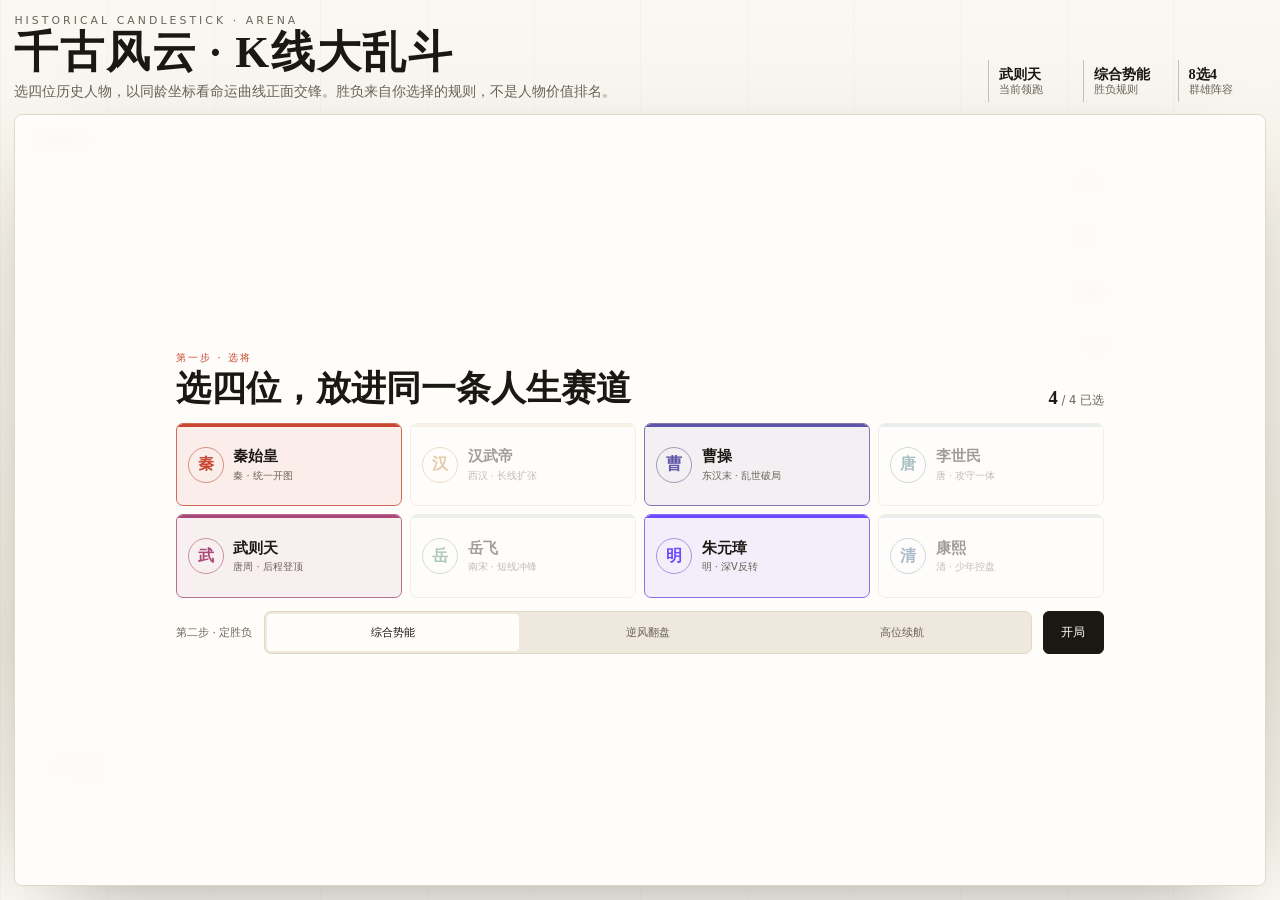
<file: apps/historical-kline-battle/index.html>
<!doctype html>
<html lang="zh-CN">
<head>
  <meta charset="utf-8" />
  <meta name="viewport" content="width=device-width, initial-scale=1, viewport-fit=cover" />
  <title>千古风云 · K线大乱斗</title>
  <style>
    :root {
      --paper: #faf8f3;
      --paper-2: #fffdfa;
      --paper-3: #eee8dd;
      --ink: #1b1813;
      --ink-soft: #6b6357;
      --line: #e2d8c7;
      --line-strong: #cdbfa9;
      --accent: #6d4aff;
      --accent-soft: #eee9ff;
      --cinnabar: #c84630;
      --jade: #3f7f68;
      --gold: #b9852d;
      --shadow: 30, 24, 20;
      --serif: "Songti SC", "Noto Serif SC", Georgia, "Times New Roman", serif;
      --sans: "PingFang SC", "Noto Sans SC", -apple-system, BlinkMacSystemFont, "Segoe UI", system-ui, sans-serif;
    }

    * { box-sizing: border-box; }

    html,
    body {
      width: 100%;
      min-height: 100%;
    }

    body {
      margin: 0;
      overflow: hidden;
      color: var(--ink);
      background:
        linear-gradient(90deg, rgba(27, 24, 19, .024) 1px, transparent 1px),
        linear-gradient(180deg, var(--paper), var(--paper-3) 72%, var(--paper));
      background-size: 8.333% 100%, auto;
      font-family: var(--sans);
      -webkit-font-smoothing: antialiased;
      text-rendering: optimizeLegibility;
    }

    button,
    input {
      font: inherit;
    }

    button,
    a {
      color: inherit;
    }

    button {
      cursor: pointer;
    }

    button:focus-visible,
    a:focus-visible {
      outline: 2px solid var(--accent);
      outline-offset: 2px;
    }

    .app {
      height: 100dvh;
      min-height: 620px;
      padding:
        max(.9rem, env(safe-area-inset-top))
        max(.9rem, env(safe-area-inset-right))
        max(.9rem, env(safe-area-inset-bottom))
        max(.9rem, env(safe-area-inset-left));
      display: grid;
      grid-template-rows: auto minmax(0, 1fr);
      gap: .75rem;
    }

    .topbar {
      width: min(96rem, 100%);
      margin: 0 auto;
      display: grid;
      grid-template-columns: minmax(0, 1fr) auto;
      align-items: end;
      gap: 1rem;
    }

    .kicker {
      margin: 0 0 .14rem;
      color: var(--ink-soft);
      font-size: .68rem;
      letter-spacing: .28em;
      text-transform: uppercase;
    }

    h1 {
      margin: 0;
      font-family: var(--serif);
      font-size: clamp(2rem, 3.4vw, 3.05rem);
      line-height: 1.05;
      letter-spacing: .04em;
      font-weight: 700;
    }

    .subtitle {
      margin: .36rem 0 0;
      color: var(--ink-soft);
      font-size: .86rem;
      line-height: 1.55;
    }

    .meta {
      display: flex;
      justify-content: flex-end;
      align-items: center;
      gap: .42rem;
      flex-wrap: wrap;
    }

    .metric {
      min-width: 5.5rem;
      padding: .34rem .62rem;
      border-left: 1px solid var(--line-strong);
      color: var(--ink-soft);
      font-size: .68rem;
      line-height: 1.25;
    }

    .metric strong {
      display: block;
      max-width: 9rem;
      overflow: hidden;
      color: var(--ink);
      font-family: var(--serif);
      font-size: .9rem;
      text-overflow: ellipsis;
      white-space: nowrap;
    }

    .stage {
      position: relative;
      width: min(96rem, 100%);
      min-height: 0;
      margin: 0 auto;
      overflow: hidden;
      border: 1px solid var(--line);
      border-radius: 8px;
      background:
        linear-gradient(rgba(27, 24, 19, .045) 1px, transparent 1px),
        linear-gradient(90deg, rgba(27, 24, 19, .04) 1px, transparent 1px),
        color-mix(in srgb, var(--paper-2) 91%, transparent);
      background-size: 100% 20%, 8.333% 100%, auto;
      box-shadow: 0 28px 84px -46px rgba(var(--shadow), .56);
    }

    canvas {
      width: 100%;
      height: 100%;
      display: block;
    }

    .battle-hud {
      position: absolute;
      z-index: 2;
      top: .82rem;
      left: .9rem;
      right: .9rem;
      display: flex;
      justify-content: space-between;
      align-items: center;
      gap: .8rem;
      pointer-events: none;
    }

    .round {
      display: flex;
      align-items: baseline;
      gap: .45rem;
      min-width: 0;
    }

    .round strong {
      font-family: var(--serif);
      font-size: .95rem;
      white-space: nowrap;
    }

    .round span {
      overflow: hidden;
      color: var(--ink-soft);
      font-size: .69rem;
      text-overflow: ellipsis;
      white-space: nowrap;
    }

    .age-readout {
      font-family: var(--serif);
      font-size: 1rem;
      font-variant-numeric: tabular-nums;
      white-space: nowrap;
    }

    .age-readout b {
      color: var(--cinnabar);
      font-size: 1.28rem;
    }

    .scoreboard {
      position: absolute;
      z-index: 2;
      top: 3.2rem;
      right: .82rem;
      width: 13.5rem;
      display: grid;
      gap: .3rem;
      pointer-events: none;
    }

    .score-row {
      --fighter: var(--accent);
      min-height: 2.58rem;
      padding: .42rem .52rem;
      display: grid;
      grid-template-columns: 1.2rem minmax(0, 1fr) auto;
      align-items: center;
      gap: .38rem;
      border: 1px solid color-mix(in srgb, var(--fighter) 35%, var(--line));
      border-left: 3px solid var(--fighter);
      border-radius: 6px;
      background: color-mix(in srgb, var(--paper-2) 90%, transparent);
      backdrop-filter: blur(9px);
      transition: transform .28s cubic-bezier(.22, 1, .36, 1), border-color .28s ease;
    }

    .score-row.is-leader {
      transform: translateX(-.25rem);
      border-color: color-mix(in srgb, var(--fighter) 70%, var(--line));
    }

    .score-rank {
      color: var(--ink-soft);
      font-family: var(--serif);
      font-size: .76rem;
    }

    .score-name {
      overflow: hidden;
      font-family: var(--serif);
      font-size: .82rem;
      text-overflow: ellipsis;
      white-space: nowrap;
    }

    .score-value {
      font-size: .76rem;
      font-variant-numeric: tabular-nums;
      font-weight: 700;
    }

    .score-state {
      grid-column: 2 / 4;
      margin-top: -.22rem;
      overflow: hidden;
      color: var(--ink-soft);
      font-size: .6rem;
      text-overflow: ellipsis;
      white-space: nowrap;
    }

    .event-card {
      --fighter: var(--accent);
      position: absolute;
      z-index: 2;
      left: .82rem;
      bottom: 4.55rem;
      width: min(32rem, calc(100% - 16rem));
      min-height: 4.3rem;
      padding: .72rem .85rem;
      border: 1px solid color-mix(in srgb, var(--fighter) 42%, var(--line));
      border-left: 3px solid var(--fighter);
      border-radius: 7px;
      background: color-mix(in srgb, var(--paper-2) 92%, transparent);
      box-shadow: 0 20px 48px -36px rgba(var(--shadow), .7);
      backdrop-filter: blur(10px);
    }

    .event-card small {
      display: block;
      margin-bottom: .18rem;
      color: var(--ink-soft);
      font-size: .62rem;
      letter-spacing: .1em;
    }

    .event-card strong {
      display: block;
      font-family: var(--serif);
      font-size: .96rem;
      line-height: 1.35;
    }

    .event-card p {
      margin: .18rem 0 0;
      color: var(--ink-soft);
      font-size: .74rem;
      line-height: 1.5;
    }

    .controls {
      position: absolute;
      z-index: 3;
      right: .82rem;
      bottom: .78rem;
      display: flex;
      align-items: center;
      gap: .32rem;
      padding: .34rem;
      border: 1px solid var(--line);
      border-radius: 8px;
      background: color-mix(in srgb, var(--paper-2) 91%, transparent);
      backdrop-filter: blur(11px);
    }

    .icon-btn,
    .text-btn {
      height: 2.2rem;
      border: 0;
      border-radius: 5px;
      background: transparent;
      transition: background .2s ease, color .2s ease, transform .2s ease;
    }

    .icon-btn {
      width: 2.2rem;
      display: grid;
      place-items: center;
    }

    .text-btn {
      padding: 0 .72rem;
      font-size: .72rem;
      white-space: nowrap;
    }

    .icon-btn:hover,
    .text-btn:hover {
      background: var(--accent-soft);
      color: var(--accent);
    }

    .icon-btn:active,
    .text-btn:active {
      transform: scale(.96);
    }

    .icon {
      width: 1.02rem;
      height: 1.02rem;
      display: block;
    }

    .progress {
      position: absolute;
      z-index: 2;
      left: 0;
      right: 0;
      bottom: 0;
      height: 3px;
      overflow: hidden;
      background: color-mix(in srgb, var(--line) 72%, transparent);
      pointer-events: none;
    }

    .progress i {
      display: block;
      width: 0;
      height: 100%;
      background: linear-gradient(90deg, var(--cinnabar), var(--gold), var(--accent));
      transform-origin: left;
    }

    .draft-overlay,
    .result-overlay {
      position: absolute;
      inset: 0;
      z-index: 5;
      display: grid;
      place-items: center;
      padding: 1.2rem;
      background: color-mix(in srgb, var(--paper-2) 95%, transparent);
      backdrop-filter: blur(10px);
      transition: opacity .36s cubic-bezier(.22, 1, .36, 1), visibility .36s;
    }

    .draft-overlay.is-hidden,
    .result-overlay.is-hidden {
      opacity: 0;
      visibility: hidden;
      pointer-events: none;
    }

    .draft-panel {
      width: min(58rem, 100%);
      display: grid;
      gap: .86rem;
    }

    .draft-head {
      display: flex;
      align-items: end;
      justify-content: space-between;
      gap: 1rem;
    }

    .draft-head span,
    .result-panel > span {
      color: var(--cinnabar);
      font-size: .65rem;
      letter-spacing: .2em;
    }

    .draft-head h2,
    .result-panel h2 {
      margin: .16rem 0 0;
      font-family: var(--serif);
      font-size: clamp(1.45rem, 3vw, 2.2rem);
      line-height: 1.18;
    }

    .draft-count {
      color: var(--ink-soft);
      font-size: .72rem;
      white-space: nowrap;
    }

    .draft-count b {
      color: var(--ink);
      font-family: var(--serif);
      font-size: 1.15rem;
    }

    .fighter-grid {
      display: grid;
      grid-template-columns: repeat(4, minmax(0, 1fr));
      gap: .52rem;
    }

    .fighter-btn {
      --fighter: var(--accent);
      position: relative;
      min-width: 0;
      min-height: 5.2rem;
      padding: .66rem .7rem .62rem;
      display: grid;
      grid-template-columns: 2.25rem minmax(0, 1fr);
      align-items: center;
      gap: .58rem;
      overflow: hidden;
      text-align: left;
      border: 1px solid var(--line);
      border-radius: 7px;
      background: color-mix(in srgb, var(--paper-2) 82%, transparent);
      transition: border-color .22s ease, background .22s ease, transform .22s ease, opacity .22s ease;
    }

    .fighter-btn::before {
      content: "";
      position: absolute;
      inset: 0 0 auto;
      height: 3px;
      background: var(--fighter);
      opacity: .25;
      transition: opacity .22s ease;
    }

    .fighter-btn:hover {
      border-color: color-mix(in srgb, var(--fighter) 48%, var(--line));
      transform: translateY(-2px);
    }

    .fighter-btn.is-selected {
      border-color: color-mix(in srgb, var(--fighter) 75%, var(--line));
      background: color-mix(in srgb, var(--fighter) 8%, var(--paper-2));
    }

    .fighter-btn.is-selected::before {
      opacity: 1;
    }

    .fighter-btn:disabled {
      cursor: not-allowed;
      opacity: .42;
      transform: none;
    }

    .fighter-mark {
      width: 2.25rem;
      aspect-ratio: 1;
      display: grid;
      place-items: center;
      border: 1px solid color-mix(in srgb, var(--fighter) 48%, var(--line));
      border-radius: 50%;
      color: var(--fighter);
      font-family: var(--serif);
      font-size: 1rem;
      font-weight: 700;
    }

    .fighter-copy {
      min-width: 0;
    }

    .fighter-copy strong {
      display: block;
      overflow: hidden;
      font-family: var(--serif);
      font-size: .92rem;
      text-overflow: ellipsis;
      white-space: nowrap;
    }

    .fighter-copy small {
      display: block;
      margin-top: .15rem;
      overflow: hidden;
      color: var(--ink-soft);
      font-size: .62rem;
      text-overflow: ellipsis;
      white-space: nowrap;
    }

    .rule-row {
      display: grid;
      grid-template-columns: auto minmax(0, 1fr) auto;
      align-items: center;
      gap: .7rem;
    }

    .rule-label {
      color: var(--ink-soft);
      font-size: .68rem;
      white-space: nowrap;
    }

    .rule-tabs {
      display: grid;
      grid-template-columns: repeat(3, minmax(0, 1fr));
      gap: 2px;
      padding: 2px;
      border: 1px solid var(--line);
      border-radius: 7px;
      background: var(--paper-3);
    }

    .rule-btn {
      min-height: 2.28rem;
      padding: 0 .68rem;
      border: 0;
      border-radius: 4px;
      background: transparent;
      color: var(--ink-soft);
      font-size: .7rem;
      white-space: nowrap;
    }

    .rule-btn[aria-pressed="true"] {
      color: var(--ink);
      background: var(--paper-2);
      box-shadow: 0 8px 24px -20px rgba(var(--shadow), .7);
    }

    .start-btn {
      min-height: 2.65rem;
      padding: 0 1.1rem;
      border: 1px solid var(--ink);
      border-radius: 6px;
      color: var(--paper-2);
      background: var(--ink);
      font-size: .75rem;
      white-space: nowrap;
      transition: transform .2s ease, opacity .2s ease;
    }

    .start-btn:hover {
      transform: translateY(-1px);
    }

    .start-btn:disabled {
      cursor: not-allowed;
      opacity: .35;
      transform: none;
    }

    .result-panel {
      width: min(34rem, 100%);
      text-align: center;
    }

    .winner-name {
      margin: .6rem 0 .2rem;
      font-family: var(--serif);
      font-size: clamp(2.6rem, 9vw, 5.2rem);
      line-height: 1;
    }

    .winner-reason {
      margin: .55rem auto 0;
      max-width: 27rem;
      color: var(--ink-soft);
      font-size: .78rem;
      line-height: 1.6;
    }

    .final-ranking {
      margin: 1rem 0;
      display: flex;
      justify-content: center;
      gap: .4rem;
      flex-wrap: wrap;
    }

    .final-ranking span {
      --fighter: var(--accent);
      padding: .32rem .55rem;
      border-bottom: 2px solid var(--fighter);
      font-family: var(--serif);
      font-size: .74rem;
    }

    .result-actions {
      display: flex;
      justify-content: center;
      gap: .48rem;
    }

    .result-actions button {
      min-height: 2.35rem;
      padding: 0 .9rem;
      border: 1px solid var(--line-strong);
      border-radius: 6px;
      background: var(--paper-2);
      font-size: .72rem;
    }

    .result-actions .primary {
      color: var(--paper-2);
      border-color: var(--ink);
      background: var(--ink);
    }

    .info-dialog {
      width: min(35rem, calc(100% - 1.5rem));
      max-height: min(38rem, calc(100dvh - 2rem));
      padding: 0;
      overflow: hidden;
      color: var(--ink);
      border: 1px solid var(--line);
      border-radius: 8px;
      background: var(--paper-2);
      box-shadow: 0 30px 90px -38px rgba(var(--shadow), .72);
    }

    .info-dialog::backdrop {
      background: rgba(27, 24, 19, .28);
      backdrop-filter: blur(4px);
    }

    .dialog-head {
      padding: .85rem .95rem;
      display: flex;
      justify-content: space-between;
      align-items: center;
      border-bottom: 1px solid var(--line);
    }

    .dialog-head strong {
      font-family: var(--serif);
    }

    .dialog-body {
      max-height: calc(100dvh - 8rem);
      padding: .9rem .95rem 1rem;
      overflow: auto;
      color: var(--ink-soft);
      font-size: .76rem;
      line-height: 1.65;
    }

    .dialog-body p {
      margin: 0 0 .7rem;
    }

    .dialog-body strong {
      color: var(--ink);
    }

    .dialog-body ul {
      margin: .45rem 0 0;
      padding-left: 1.1rem;
    }

    .dialog-body a {
      color: var(--accent);
      text-decoration-thickness: 1px;
      text-underline-offset: 2px;
    }

    .sr-only {
      position: absolute;
      width: 1px;
      height: 1px;
      padding: 0;
      margin: -1px;
      overflow: hidden;
      clip: rect(0, 0, 0, 0);
      white-space: nowrap;
      border: 0;
    }

    @media (max-width: 900px) {
      .app {
        min-height: 560px;
        padding: .72rem;
        gap: .55rem;
      }

      .topbar {
        grid-template-columns: minmax(0, 1fr);
        align-items: start;
        gap: .38rem;
      }

      h1 { font-size: 2rem; }
      .subtitle { display: none; }

      .meta {
        justify-content: flex-start;
        flex-wrap: nowrap;
        overflow: hidden;
      }

      .metric {
        min-width: 0;
        flex: 1 1 0;
        padding: .22rem .45rem;
      }

      .metric strong {
        max-width: none;
        font-size: .78rem;
      }

      .scoreboard {
        top: 3.05rem;
        left: .58rem;
        right: .58rem;
        width: auto;
        grid-template-columns: repeat(4, minmax(0, 1fr));
        gap: .22rem;
      }

      .score-row {
        min-width: 0;
        min-height: 3rem;
        padding: .35rem .38rem;
        grid-template-columns: auto minmax(0, 1fr);
        gap: .22rem;
        border-left-width: 2px;
      }

      .score-row.is-leader {
        transform: translateY(.2rem);
      }

      .score-rank {
        font-size: .62rem;
      }

      .score-name {
        font-size: .7rem;
      }

      .score-value {
        grid-column: 1 / 3;
        font-size: .72rem;
      }

      .score-state { display: none; }

      .event-card {
        left: .58rem;
        right: .58rem;
        bottom: 4.25rem;
        width: auto;
        min-height: 4.05rem;
      }

      .event-card p {
        display: -webkit-box;
        line-clamp: 2;
        -webkit-line-clamp: 2;
        -webkit-box-orient: vertical;
        overflow: hidden;
      }

      .controls {
        left: .58rem;
        right: .58rem;
        bottom: .58rem;
        justify-content: space-between;
      }

      .text-btn {
        flex: 1;
        padding: 0 .45rem;
      }

      .fighter-grid {
        grid-template-columns: repeat(2, minmax(0, 1fr));
      }

      .draft-overlay {
        place-items: start center;
        overflow-y: auto;
      }

      .draft-panel {
        margin: auto 0;
      }
    }

    @media (max-width: 520px) {
      .app {
        min-height: 520px;
        padding: .58rem;
      }

      .kicker {
        font-size: .58rem;
        letter-spacing: .2em;
      }

      h1 { font-size: 1.62rem; }

      .metric {
        border-left-color: var(--line);
        font-size: .58rem;
      }

      .metric:nth-child(3) { display: none; }

      .metric strong {
        font-size: .72rem;
      }

      .battle-hud {
        top: .58rem;
        left: .62rem;
        right: .62rem;
      }

      .round strong {
        font-size: .78rem;
      }

      .round span {
        font-size: .6rem;
      }

      .age-readout {
        font-size: .72rem;
      }

      .age-readout b {
        font-size: 1rem;
      }

      .scoreboard {
        top: 2.55rem;
      }

      .score-row {
        padding: .32rem .28rem;
      }

      .score-rank { display: none; }
      .score-name { grid-column: 1 / 3; }

      .event-card {
        padding: .58rem .65rem;
      }

      .event-card small {
        font-size: .56rem;
      }

      .event-card strong {
        font-size: .82rem;
      }

      .event-card p {
        font-size: .66rem;
        line-clamp: 1;
        -webkit-line-clamp: 1;
      }

      .controls {
        gap: .18rem;
        padding: .28rem;
      }

      .icon-btn {
        width: 2rem;
        height: 2rem;
      }

      .text-btn {
        height: 2rem;
        font-size: .66rem;
      }

      .draft-overlay,
      .result-overlay {
        padding: .72rem;
      }

      .draft-panel {
        gap: .58rem;
      }

      .draft-head {
        position: relative;
        display: block;
      }

      .draft-count {
        position: absolute;
        top: 0;
        right: 0;
      }

      .draft-head h2 {
        font-size: 1.3rem;
      }

      .fighter-grid {
        gap: .34rem;
      }

      .fighter-btn {
        min-height: 4.45rem;
        padding: .46rem .5rem;
        grid-template-columns: 1.8rem minmax(0, 1fr);
        gap: .42rem;
      }

      .fighter-mark {
        width: 1.8rem;
        font-size: .82rem;
      }

      .fighter-copy strong {
        font-size: .8rem;
      }

      .fighter-copy small {
        font-size: .56rem;
      }

      .rule-row {
        grid-template-columns: 1fr auto;
        gap: .45rem;
      }

      .rule-label {
        grid-column: 1 / 3;
      }

      .rule-btn {
        min-height: 2.15rem;
        padding: 0 .28rem;
        font-size: .62rem;
      }

      .start-btn {
        min-height: 2.35rem;
        padding: 0 .7rem;
      }
    }

    @media (max-height: 680px) and (min-width: 901px) {
      .app {
        min-height: 520px;
        padding: .65rem;
        gap: .48rem;
      }

      h1 { font-size: 2rem; }
      .subtitle { display: none; }
      .fighter-btn { min-height: 4.45rem; }
    }

    @media (prefers-reduced-motion: reduce) {
      .score-row,
      .icon-btn,
      .text-btn,
      .fighter-btn,
      .draft-overlay,
      .result-overlay {
        transition: none;
      }
    }
  </style>
</head>
<body>
  <main class="app">
    <header class="topbar">
      <div>
        <p class="kicker">Historical Candlestick · Arena</p>
        <h1>千古风云 · K线大乱斗</h1>
        <p class="subtitle">选四位历史人物，以同龄坐标看命运曲线正面交锋。胜负来自你选择的规则，不是人物价值排名。</p>
      </div>
      <div class="meta" aria-label="战局摘要">
        <span class="metric"><strong id="leaderMetric">等待开局</strong>当前领跑</span>
        <span class="metric"><strong id="ruleMetric">综合势能</strong>胜负规则</span>
        <span class="metric"><strong>8选4</strong>群雄阵容</span>
      </div>
    </header>

    <section class="stage" id="stage" aria-label="历史人物同龄K线竞技场">
      <h2 class="sr-only">历史人物同龄K线竞技场</h2>
      <canvas id="arenaCanvas" aria-label="四位历史人物随年龄推进的叙事K线对比图"></canvas>

      <div class="battle-hud" aria-live="polite">
        <div class="round">
          <strong id="roundLabel">生涯开盘</strong>
          <span id="roundSub">选择四位人物与胜负规则</span>
        </div>
        <span class="age-readout"><b id="ageValue">0</b> 岁</span>
      </div>

      <aside class="scoreboard" id="scoreboard" aria-label="实时排名"></aside>

      <article class="event-card" id="eventCard" aria-live="polite">
        <small>命运事件</small>
        <strong>等待四位人物入场</strong>
        <p>曲线按年龄对齐，事件节点会追随先行线逐个出现。</p>
      </article>

      <div class="controls" aria-label="战局控制">
        <button class="icon-btn" id="playBtn" type="button" aria-label="播放或暂停">
          <svg class="icon" viewBox="0 0 24 24" fill="none" aria-hidden="true"><path d="M8 5v14l11-7-11-7Z" fill="currentColor"/></svg>
        </button>
        <button class="icon-btn" id="restartBtn" type="button" aria-label="重新开局">
          <svg class="icon" viewBox="0 0 24 24" fill="none" aria-hidden="true"><path d="M4.5 12a7.5 7.5 0 1 0 2.2-5.3M4.5 4.5v5h5" stroke="currentColor" stroke-width="1.8" stroke-linecap="round" stroke-linejoin="round"/></svg>
        </button>
        <button class="text-btn" id="speedBtn" type="button" aria-label="切换播放速度">1.0×</button>
        <button class="text-btn" id="draftBtn" type="button">重选阵容</button>
        <button class="icon-btn" id="infoBtn" type="button" aria-label="查看规则与史料">
          <svg class="icon" viewBox="0 0 24 24" fill="none" aria-hidden="true"><circle cx="12" cy="12" r="9" stroke="currentColor" stroke-width="1.7"/><path d="M12 10.8v5.4M12 7.5h.01" stroke="currentColor" stroke-width="2" stroke-linecap="round"/></svg>
        </button>
      </div>

      <div class="progress" aria-hidden="true"><i id="progressBar"></i></div>

      <section class="draft-overlay" id="draftOverlay" aria-labelledby="draftTitle">
        <div class="draft-panel">
          <div class="draft-head">
            <div>
              <span>第一步 · 选将</span>
              <h2 id="draftTitle">选四位，放进同一条人生赛道</h2>
            </div>
            <div class="draft-count"><b id="draftCount">4</b> / 4 已选</div>
          </div>
          <div class="fighter-grid" id="fighterGrid" aria-label="历史人物候选"></div>
          <div class="rule-row">
            <span class="rule-label">第二步 · 定胜负</span>
            <div class="rule-tabs" id="ruleTabs" aria-label="胜负规则"></div>
            <button class="start-btn" id="startBtn" type="button">开局</button>
          </div>
        </div>
      </section>

      <section class="result-overlay is-hidden" id="resultOverlay" aria-labelledby="resultTitle" aria-live="polite">
        <div class="result-panel">
          <span id="resultKicker">本局赢家 · 综合势能</span>
          <h2 id="resultTitle" class="winner-name">朱元璋</h2>
          <p class="winner-reason" id="winnerReason"></p>
          <div class="final-ranking" id="finalRanking" aria-label="最终排名"></div>
          <div class="result-actions">
            <button class="primary" id="replayBtn" type="button">同阵容再战</button>
            <button id="redraftBtn" type="button">重选阵容</button>
          </div>
        </div>
      </section>
    </section>

    <dialog class="info-dialog" id="infoDialog" aria-labelledby="infoTitle">
      <div class="dialog-head">
        <strong id="infoTitle">规则与史料边界</strong>
        <button class="icon-btn" id="closeInfoBtn" type="button" aria-label="关闭">
          <svg class="icon" viewBox="0 0 24 24" fill="none" aria-hidden="true"><path d="m6 6 12 12M18 6 6 18" stroke="currentColor" stroke-width="1.8" stroke-linecap="round"/></svg>
        </button>
      </div>
      <div class="dialog-body">
        <p><strong>怎么看：</strong>横轴统一为年龄，纵轴是 0—100 的叙事局势指数。实心节点表示阶段上行，空心节点表示阶段回撤；人物去世后曲线封盘。</p>
        <p><strong>怎么算：</strong>综合势能看峰值、全程均值与最大反弹；逆风翻盘只看低点后的最大涨幅；高位续航看全程均值与处于高位的时间比例。</p>
        <p><strong>诚实边界：</strong>年龄按公历年份粗算，未逐项换算古代虚岁与具体生日。节点是历史概括，指数是创作用途，不用于评价人物道德、功过或真实历史地位。</p>
        <p><strong>交叉核对来源：</strong></p>
        <ul>
          <li><a href="https://www.nationalgeographic.com/culture/article/qin-shi-huangdi" target="_blank" rel="noreferrer">National Geographic · Qin Shi Huangdi</a></li>
          <li><a href="https://www.worldhistory.org/Cao_Cao/" target="_blank" rel="noreferrer">World History Encyclopedia · Cao Cao</a></li>
          <li><a href="https://www.metmuseum.org/essays/tang-dynasty-618-906" target="_blank" rel="noreferrer">The Met · Tang Dynasty</a></li>
          <li><a href="https://www.worldhistory.org/Wu_Zetian/" target="_blank" rel="noreferrer">World History Encyclopedia · Wu Zetian</a></li>
          <li><a href="https://www.cambridge.org/core/journals/journal-of-chinese-history/article/toward-a-nation-defined-by-state-tattooed-loyalty-and-the-evolution-of-yue-feis-11031142-image-from-the-song-to-the-present/D36D331BEBA1C16188E89856AAFB533B" target="_blank" rel="noreferrer">Cambridge · Yue Fei</a></li>
          <li><a href="https://www.dpm.org.cn/court/lineage/226256.html" target="_blank" rel="noreferrer">故宫博物院 · 康熙皇帝</a></li>
        </ul>
      </div>
    </dialog>
  </main>

  <script>
    const FIGURES = [
      {
        id: 'qin',
        name: '秦始皇',
        mark: '秦',
        dynasty: '秦',
        years: '前259—前210',
        lifespan: 49,
        color: '#c84630',
        trait: '统一开图',
        events: [
          { age: 0, year: '前259', title: '生于邯郸', score: 18, swing: 5, note: '生于赵国都城邯郸，少年时期身处战国权力漩涡。' },
          { age: 13, year: '前247', title: '继承秦王位', score: 36, swing: 8, note: '少年即位，秦国朝政一度由相邦与太后势力主导。' },
          { age: 21, year: '前238', title: '开始亲政', score: 54, swing: 11, note: '平定内廷危机后掌握实权，统一战争进入加速阶段。' },
          { age: 29, year: '前230', title: '灭韩启幕', score: 70, swing: 9, note: '秦灭韩国，六国兼并进入连续收官。' },
          { age: 38, year: '前221', title: '统一六国', score: 100, swing: 13, note: '完成统一并创制“皇帝”称号，建立秦朝。' },
          { age: 42, year: '前217', title: '制度一体化', score: 94, swing: 10, note: '郡县、文字、度量衡等制度持续向帝国范围推行。' },
          { age: 49, year: '前210', title: '沙丘病逝', score: 58, swing: 18, note: '巡行途中病逝，帝国随即进入继承与秩序危机。' }
        ]
      },
      {
        id: 'hanwu',
        name: '汉武帝',
        mark: '汉',
        dynasty: '西汉',
        years: '前156—前87',
        lifespan: 69,
        color: '#b9852d',
        trait: '长线扩张',
        events: [
          { age: 0, year: '前156', title: '生于长安', score: 27, swing: 4, note: '作为汉景帝之子出生，进入稳定扩张期的皇室。' },
          { age: 16, year: '前141', title: '即皇帝位', score: 58, swing: 7, note: '少年即位，随后逐步推动中央集权与制度调整。' },
          { age: 23, year: '前133', title: '马邑谋攻', score: 61, swing: 12, note: '汉匈关系从和亲转向主动军事对抗。' },
          { age: 27, year: '前129', title: '北击匈奴', score: 72, swing: 10, note: '多路出击匈奴，帝国战略转为持续外向推进。' },
          { age: 35, year: '前121', title: '河西拓境', score: 88, swing: 9, note: '河西战事改变西北格局，通往西域的通道被打开。' },
          { age: 45, year: '前111', title: '版图扩展', score: 97, swing: 12, note: '南越等地纳入汉朝版图，帝国影响达到高位。' },
          { age: 65, year: '前91', title: '巫蛊之祸', score: 63, swing: 20, note: '晚年政治危机重创储位与朝局，曲线显著回撤。' },
          { age: 67, year: '前89', title: '轮台诏转向', score: 72, swing: 8, note: '政策重心转向休养生息，晚年开始修正长期征伐。' },
          { age: 69, year: '前87', title: '病逝五柞宫', score: 70, swing: 6, note: '结束五十余年统治，留下强盛帝国与沉重成本。' }
        ]
      },
      {
        id: 'cao',
        name: '曹操',
        mark: '曹',
        dynasty: '东汉末',
        years: '155—220',
        lifespan: 65,
        color: '#5f55a8',
        trait: '乱世破局',
        events: [
          { age: 0, year: '155', title: '生于谯县', score: 20, swing: 5, note: '出生于官宦家庭，东汉秩序尚未全面崩解。' },
          { age: 20, year: '175', title: '入仕洛阳', score: 31, swing: 7, note: '进入官场，以强硬执法建立早期名声。' },
          { age: 35, year: '190', title: '起兵讨董', score: 45, swing: 13, note: '组织武装参与讨董联盟，从官员转为乱世军政首领。' },
          { age: 41, year: '196', title: '迎帝都许', score: 64, swing: 12, note: '迎汉献帝至许县并推行屯田，政治与后勤优势成形。' },
          { age: 45, year: '200', title: '官渡取胜', score: 86, swing: 14, note: '击败袁绍主力，北方格局由此转向曹操。' },
          { age: 53, year: '208', title: '赤壁受挫', score: 61, swing: 18, note: '南下统一行动受挫，三方鼎立格局逐渐固定。' },
          { age: 58, year: '213', title: '受封魏公', score: 78, swing: 9, note: '政治地位继续抬升，魏国制度框架开始建立。' },
          { age: 61, year: '216', title: '进爵魏王', score: 87, swing: 8, note: '达到生前权力高位，但未取代汉朝称帝。' },
          { age: 65, year: '220', title: '病逝洛阳', score: 73, swing: 9, note: '病逝后不久，曹丕代汉建立曹魏。' }
        ]
      },
      {
        id: 'taizong',
        name: '李世民',
        mark: '唐',
        dynasty: '唐',
        years: '598—649',
        lifespan: 51,
        color: '#326f7d',
        trait: '攻守一体',
        events: [
          { age: 0, year: '598', title: '生于武功', score: 29, swing: 4, note: '出生于关陇贵族家庭，隋末秩序正在失稳。' },
          { age: 19, year: '617', title: '太原起兵', score: 51, swing: 10, note: '参与太原起兵，成为唐朝建立过程中的核心军事力量。' },
          { age: 23, year: '621', title: '虎牢决胜', score: 78, swing: 13, note: '击败窦建德并迫使王世充投降，统一战争基本收官。' },
          { age: 28, year: '626', title: '玄武门之变', score: 84, swing: 18, note: '以高风险宫廷政变夺取储位，随后即皇帝位。' },
          { age: 32, year: '630', title: '平定东突厥', score: 95, swing: 10, note: '唐军击溃东突厥，北方战略压力显著下降。' },
          { age: 42, year: '640', title: '经营西域', score: 97, swing: 8, note: '高昌战事后，唐朝对西域的影响进一步扩大。' },
          { age: 47, year: '645', title: '辽东受阻', score: 82, swing: 14, note: '亲征高句丽未能完成既定目标，盛势出现回撤。' },
          { age: 51, year: '649', title: '病逝含风殿', score: 87, swing: 7, note: '贞观时代结束，其制度与政治风格长期成为后世参照。' }
        ]
      },
      {
        id: 'wu',
        name: '武则天',
        mark: '武',
        dynasty: '唐周',
        years: '624—705',
        lifespan: 81,
        color: '#a8497a',
        trait: '后程登顶',
        events: [
          { age: 0, year: '624', title: '生于利州', score: 21, swing: 4, note: '出生于官宦家庭，获得当时女性少见的教育条件。' },
          { age: 14, year: '638', title: '入唐宫', score: 30, swing: 7, note: '进入唐太宗后宫，开始漫长而高风险的宫廷生涯。' },
          { age: 31, year: '655', title: '册立皇后', score: 53, swing: 13, note: '成为唐高宗皇后，正式进入最高权力中枢。' },
          { age: 36, year: '660', title: '参与朝政', score: 67, swing: 10, note: '高宗健康转差后，持续参与政务与人事决策。' },
          { age: 59, year: '683', title: '临朝称制', score: 80, swing: 11, note: '高宗去世后以皇太后身份掌握朝廷实际权力。' },
          { age: 66, year: '690', title: '称帝建周', score: 100, swing: 15, note: '改国号为周并称帝，成为中国历史上唯一公认的女皇帝。' },
          { age: 74, year: '698', title: '重定继承', score: 93, swing: 9, note: '召回李显并重定储位，开始处理政权延续问题。' },
          { age: 81, year: '705', title: '退位病逝', score: 67, swing: 17, note: '神龙政变后退位，同年病逝，唐朝国号恢复。' }
        ]
      },
      {
        id: 'yue',
        name: '岳飞',
        mark: '岳',
        dynasty: '南宋',
        years: '1103—1142',
        lifespan: 39,
        color: '#3f7f68',
        trait: '短线冲锋',
        events: [
          { age: 0, year: '1103', title: '生于汤阴', score: 16, swing: 4, note: '出生于普通农家，北宋尚处于危机前夜。' },
          { age: 19, year: '1122', title: '投身军旅', score: 29, swing: 7, note: '加入宋军，开始近二十年的军旅生涯。' },
          { age: 24, year: '1127', title: '转战抗金', score: 45, swing: 11, note: '靖康之变后继续抗金，在南宋重建期辗转作战。' },
          { age: 31, year: '1134', title: '收复襄阳', score: 74, swing: 13, note: '收复襄阳六郡，岳家军成为南宋重要主力。' },
          { age: 37, year: '1140', title: '北伐连捷', score: 97, swing: 15, note: '郾城等战事取得进展，军事声望达到高点。' },
          { age: 38, year: '1141', title: '奉诏班师', score: 62, swing: 19, note: '南宋转向议和，前线部队奉诏撤回。' },
          { age: 39, year: '1142', title: '遇害临安', score: 18, swing: 22, note: '以“莫须有”相关冤狱遇害，人生曲线骤然封盘。' }
        ]
      },
      {
        id: 'zhu',
        name: '朱元璋',
        mark: '明',
        dynasty: '明',
        years: '1328—1398',
        lifespan: 70,
        color: '#6d4aff',
        trait: '深V反转',
        events: [
          { age: 0, year: '1328', title: '濠州出生', score: 16, swing: 5, note: '出生于贫苦农家，人生从元末乱世低位开盘。' },
          { age: 16, year: '1344', title: '家破入寺', score: 8, swing: 10, note: '灾荒与疫病击穿家庭，进入皇觉寺求生。' },
          { age: 24, year: '1352', title: '投奔义军', score: 31, swing: 13, note: '加入郭子兴部，从被动求生转入乱世博弈。' },
          { age: 28, year: '1356', title: '攻取集庆', score: 56, swing: 12, note: '建立应天根据地，军事集团开始转向稳定政权。' },
          { age: 35, year: '1363', title: '鄱阳湖决战', score: 78, swing: 16, note: '击败陈友谅主力，南方权力格局被重新定价。' },
          { age: 40, year: '1368', title: '称帝建明', score: 96, swing: 11, note: '在应天称帝并建立明朝，人生曲线抵达峰值。' },
          { age: 52, year: '1380', title: '废除丞相', score: 79, swing: 18, note: '胡惟庸案后废除丞相，权力高度集中并引发制度震荡。' },
          { age: 64, year: '1392', title: '太子朱标去世', score: 62, swing: 17, note: '既定继承安排被打断，晚年政治进入高压调整。' },
          { age: 70, year: '1398', title: '病逝南京', score: 70, swing: 8, note: '结束三十一年统治，留下统一王朝与集权制度遗产。' }
        ]
      },
      {
        id: 'kangxi',
        name: '康熙',
        mark: '清',
        dynasty: '清',
        years: '1654—1722',
        lifespan: 69,
        color: '#385f8d',
        trait: '少年控盘',
        events: [
          { age: 0, year: '1654', title: '生于景仁宫', score: 30, swing: 4, note: '出生于紫禁城，清朝仍在完成全国统治的整合。' },
          { age: 8, year: '1661', title: '少年登基', score: 49, swing: 8, note: '幼年即位，朝政由四位辅政大臣掌握。' },
          { age: 16, year: '1669', title: '亲掌皇权', score: 64, swing: 11, note: '铲除鳌拜势力后亲政，开始独立处理帝国事务。' },
          { age: 19, year: '1673', title: '三藩之乱', score: 51, swing: 16, note: '撤藩引发大规模战争，统治面临早期重大压力。' },
          { age: 27, year: '1681', title: '平定三藩', score: 78, swing: 14, note: '持续八年的战事结束，南方控制重新稳定。' },
          { age: 29, year: '1683', title: '统一台湾', score: 87, swing: 9, note: '清军攻取澎湖，郑氏政权归降，海疆格局改变。' },
          { age: 35, year: '1689', title: '尼布楚条约', score: 92, swing: 8, note: '与俄国签订边界条约，东北边境获得阶段性稳定。' },
          { age: 42, year: '1696', title: '亲征噶尔丹', score: 98, swing: 10, note: '亲率大军出征，进一步巩固北部与西北局势。' },
          { age: 54, year: '1708', title: '储位危机', score: 76, swing: 15, note: '废黜皇太子后，晚年长期陷入复杂的继承争夺。' },
          { age: 69, year: '1722', title: '病逝畅春园', score: 80, swing: 7, note: '结束六十一年统治，继承问题交由雍正时代收束。' }
        ]
      }
    ];

    const RULES = {
      momentum: {
        label: '综合势能',
        short: '峰值、均值与反弹',
        score(metrics) {
          return metrics.peak * .45 + metrics.mean * .35 + metrics.comeback * .2;
        },
        reason(figure, metrics) {
          return `峰值 ${Math.round(metrics.peak)}，全程均值 ${Math.round(metrics.mean)}，最大反弹 ${Math.round(metrics.comeback)}。`;
        }
      },
      comeback: {
        label: '逆风翻盘',
        short: '低点后的最大涨幅',
        score(metrics) {
          return metrics.comeback;
        },
        reason(figure, metrics) {
          return `从历史低点向后反弹 ${Math.round(metrics.comeback)} 点，本局翻盘幅度最大。`;
        }
      },
      endurance: {
        label: '高位续航',
        short: '均值与高位时间',
        score(metrics) {
          return metrics.mean * .72 + metrics.highShare * 28;
        },
        reason(figure, metrics) {
          return `全程均值 ${Math.round(metrics.mean)}，约 ${Math.round(metrics.highShare * 100)}% 的生涯处于 75 点以上。`;
        }
      }
    };

    const DEFAULT_SELECTION = ['qin', 'cao', 'wu', 'zhu'];
    const SPEEDS = [1, 1.5, 2];
    const BASE_DURATION = 32;
    const ROUND_AGES = [0, 18, 30, 45, 60, Infinity];
    const ROUND_NAMES = ['少年局', '入场局', '破局战', '巅峰战', '收官局'];
    const reducedMotion = window.matchMedia('(prefers-reduced-motion: reduce)').matches;

    const canvas = document.getElementById('arenaCanvas');
    const ctx = canvas.getContext('2d');
    const stage = document.getElementById('stage');
    const fighterGrid = document.getElementById('fighterGrid');
    const ruleTabs = document.getElementById('ruleTabs');
    const draftOverlay = document.getElementById('draftOverlay');
    const resultOverlay = document.getElementById('resultOverlay');
    const draftCount = document.getElementById('draftCount');
    const startBtn = document.getElementById('startBtn');
    const playBtn = document.getElementById('playBtn');
    const restartBtn = document.getElementById('restartBtn');
    const speedBtn = document.getElementById('speedBtn');
    const draftBtn = document.getElementById('draftBtn');
    const infoBtn = document.getElementById('infoBtn');
    const infoDialog = document.getElementById('infoDialog');
    const closeInfoBtn = document.getElementById('closeInfoBtn');
    const scoreboard = document.getElementById('scoreboard');
    const eventCard = document.getElementById('eventCard');
    const roundLabel = document.getElementById('roundLabel');
    const roundSub = document.getElementById('roundSub');
    const ageValue = document.getElementById('ageValue');
    const progressBar = document.getElementById('progressBar');
    const leaderMetric = document.getElementById('leaderMetric');
    const ruleMetric = document.getElementById('ruleMetric');
    const resultKicker = document.getElementById('resultKicker');
    const resultTitle = document.getElementById('resultTitle');
    const winnerReason = document.getElementById('winnerReason');
    const finalRanking = document.getElementById('finalRanking');
    const replayBtn = document.getElementById('replayBtn');
    const redraftBtn = document.getElementById('redraftBtn');

    let selectedIds = [...DEFAULT_SELECTION];
    let selectedRule = 'momentum';
    let currentAge = 0;
    let maxAge = 81;
    let playing = false;
    let started = false;
    let finished = false;
    let speedIndex = 0;
    let frameId = 0;
    let lastTime = 0;
    let lastEventKey = '';
    let ranking = [];

    function clamp(value, min = 0, max = 1) {
      return Math.max(min, Math.min(max, value));
    }

    function smoothstep(value) {
      const t = clamp(value);
      return t * t * (3 - 2 * t);
    }

    function selectedFigures() {
      return selectedIds.map((id) => FIGURES.find((figure) => figure.id === id)).filter(Boolean);
    }

    function eventValueAt(figure, age) {
      const events = figure.events;
      if (age <= events[0].age) return events[0].score;
      if (age >= figure.lifespan) return events[events.length - 1].score;
      for (let i = 1; i < events.length; i++) {
        if (age <= events[i].age) {
          const previous = events[i - 1];
          const next = events[i];
          const range = Math.max(1, next.age - previous.age);
          const t = (age - previous.age) / range;
          return previous.score + (next.score - previous.score) * t;
        }
      }
      return events[events.length - 1].score;
    }

    function metricsAt(figure, age) {
      const end = Math.max(0, Math.min(age, figure.lifespan));
      const values = [];
      const samples = Math.max(1, Math.ceil(end));
      for (let i = 0; i <= samples; i++) {
        values.push(eventValueAt(figure, Math.min(end, i)));
      }
      if (end % 1) values.push(eventValueAt(figure, end));
      let peak = values[0];
      let total = 0;
      let minSeen = values[0];
      let comeback = 0;
      let high = 0;
      values.forEach((value) => {
        peak = Math.max(peak, value);
        minSeen = Math.min(minSeen, value);
        comeback = Math.max(comeback, value - minSeen);
        total += value;
        if (value >= 75) high += 1;
      });
      return {
        current: eventValueAt(figure, end),
        peak,
        mean: total / values.length,
        comeback,
        highShare: high / values.length,
        sealed: age >= figure.lifespan
      };
    }

    function scoreFigure(figure, age = currentAge) {
      const metrics = metricsAt(figure, age);
      return {
        figure,
        metrics,
        score: RULES[selectedRule].score(metrics)
      };
    }

    function getRanking(age = currentAge) {
      return selectedFigures()
        .map((figure) => scoreFigure(figure, age))
        .sort((a, b) => b.score - a.score || b.metrics.current - a.metrics.current);
    }

    function renderDraft() {
      fighterGrid.innerHTML = FIGURES.map((figure) => {
        const selected = selectedIds.includes(figure.id);
        const disabled = !selected && selectedIds.length >= 4;
        return `
          <button
            class="fighter-btn${selected ? ' is-selected' : ''}"
            type="button"
            data-id="${figure.id}"
            aria-pressed="${selected}"
            ${disabled ? 'disabled' : ''}
            style="--fighter:${figure.color}"
          >
            <span class="fighter-mark">${figure.mark}</span>
            <span class="fighter-copy">
              <strong>${figure.name}</strong>
              <small>${figure.dynasty} · ${figure.trait}</small>
            </span>
          </button>
        `;
      }).join('');

      ruleTabs.innerHTML = Object.entries(RULES).map(([id, rule]) => `
        <button class="rule-btn" type="button" data-rule="${id}" aria-pressed="${id === selectedRule}">
          ${rule.label}
        </button>
      `).join('');

      draftCount.textContent = String(selectedIds.length);
      startBtn.disabled = selectedIds.length !== 4;
      ruleMetric.textContent = RULES[selectedRule].label;
    }

    function renderScoreboard() {
      ranking = getRanking();
      scoreboard.innerHTML = ranking.map((entry, index) => `
        <div class="score-row${index === 0 ? ' is-leader' : ''}" style="--fighter:${entry.figure.color}">
          <span class="score-rank">${index + 1}</span>
          <strong class="score-name">${entry.figure.name}</strong>
          <span class="score-value">${Math.round(entry.score)}</span>
          <span class="score-state">${entry.metrics.sealed ? '已封盘' : `${Math.round(entry.metrics.current)} · ${entry.figure.trait}`}</span>
        </div>
      `).join('');
      leaderMetric.textContent = ranking[0]?.figure.name || '等待开局';
    }

    function roundForAge(age) {
      for (let i = 0; i < ROUND_AGES.length - 1; i++) {
        if (age >= ROUND_AGES[i] && age < ROUND_AGES[i + 1]) return i;
      }
      return ROUND_NAMES.length - 1;
    }

    function allBattleEvents() {
      return selectedFigures()
        .flatMap((figure) => figure.events.map((event, order) => ({ figure, event, order })))
        .sort((a, b) => a.event.age - b.event.age || b.event.swing - a.event.swing || a.order - b.order);
    }

    function activeBattleEvent() {
      const events = allBattleEvents();
      let active = events[0];
      for (const candidate of events) {
        if (candidate.event.age <= currentAge + .001) active = candidate;
        else break;
      }
      return active;
    }

    function updateEventCard(force = false) {
      const active = activeBattleEvent();
      if (!active) return;
      const key = `${active.figure.id}-${active.order}`;
      if (!force && key === lastEventKey) return;
      lastEventKey = key;
      eventCard.style.setProperty('--fighter', active.figure.color);
      eventCard.innerHTML = `
        <small>${active.event.year} · 约${active.event.age}岁 · ${active.figure.name}</small>
        <strong>${active.event.title}</strong>
        <p>${active.event.note}</p>
      `;
      if (!reducedMotion && eventCard.animate) {
        eventCard.animate(
          [
            { opacity: .38, transform: 'translateY(7px)' },
            { opacity: 1, transform: 'translateY(0)' }
          ],
          { duration: 280, easing: 'cubic-bezier(.22,1,.36,1)' }
        );
      }
    }

    function updateHud() {
      const roundIndex = roundForAge(currentAge);
      roundLabel.textContent = started ? `第${roundIndex + 1}回合 · ${ROUND_NAMES[roundIndex]}` : '生涯开盘';
      roundSub.textContent = started
        ? `${RULES[selectedRule].label} · ${RULES[selectedRule].short}`
        : '选择四位人物与胜负规则';
      ageValue.textContent = String(Math.min(maxAge, Math.floor(currentAge)));
      progressBar.style.width = `${clamp(currentAge / maxAge) * 100}%`;
      renderScoreboard();
      updateEventCard();
    }

    function resize() {
      const ratio = Math.min(2, window.devicePixelRatio || 1);
      const width = stage.clientWidth;
      const height = stage.clientHeight;
      canvas.width = Math.max(1, Math.floor(width * ratio));
      canvas.height = Math.max(1, Math.floor(height * ratio));
      canvas.style.width = `${width}px`;
      canvas.style.height = `${height}px`;
      ctx.setTransform(ratio, 0, 0, ratio, 0, 0);
      draw();
    }

    function roundedRect(x, y, width, height, radius) {
      const r = Math.min(radius, width / 2, height / 2);
      ctx.beginPath();
      ctx.moveTo(x + r, y);
      ctx.arcTo(x + width, y, x + width, y + height, r);
      ctx.arcTo(x + width, y + height, x, y + height, r);
      ctx.arcTo(x, y + height, x, y, r);
      ctx.arcTo(x, y, x + width, y, r);
      ctx.closePath();
    }

    function draw() {
      const width = canvas.clientWidth;
      const height = canvas.clientHeight;
      if (!width || !height) return;
      ctx.clearRect(0, 0, width, height);

      const mobile = width < 900;
      const phone = width < 520;
      const plot = {
        x: phone ? 36 : 58,
        y: mobile ? (phone ? 112 : 124) : 58,
        w: width - (mobile ? (phone ? 58 : 88) : 292),
        h: height - (mobile ? (phone ? 294 : 314) : 155)
      };
      plot.w = Math.max(150, plot.w);
      plot.h = Math.max(105, plot.h);

      const inkSoft = getComputedStyle(document.documentElement).getPropertyValue('--ink-soft').trim();
      const line = getComputedStyle(document.documentElement).getPropertyValue('--line').trim();
      const paper = getComputedStyle(document.documentElement).getPropertyValue('--paper-2').trim();
      const ink = getComputedStyle(document.documentElement).getPropertyValue('--ink').trim();

      const xOf = (age) => plot.x + (age / maxAge) * plot.w;
      const yOf = (value) => plot.y + plot.h - (value / 100) * plot.h;

      ctx.lineWidth = 1;
      ctx.strokeStyle = line;
      ctx.fillStyle = inkSoft;
      ctx.font = `${phone ? 9 : 11}px ${getComputedStyle(document.body).fontFamily}`;
      ctx.textBaseline = 'middle';

      [20, 40, 60, 80, 100].forEach((value) => {
        const y = yOf(value);
        ctx.globalAlpha = value === 100 ? .55 : .78;
        ctx.beginPath();
        ctx.moveTo(plot.x, y);
        ctx.lineTo(plot.x + plot.w, y);
        ctx.stroke();
        ctx.globalAlpha = 1;
        ctx.textAlign = 'right';
        ctx.fillText(String(value), plot.x - 8, y);
      });

      const ageTicks = phone ? [0, 20, 40, 60, 80] : [0, 10, 20, 30, 40, 50, 60, 70, 80];
      ageTicks.filter((age) => age <= maxAge).forEach((age) => {
        const x = xOf(age);
        ctx.globalAlpha = .52;
        ctx.beginPath();
        ctx.moveTo(x, plot.y);
        ctx.lineTo(x, plot.y + plot.h);
        ctx.stroke();
        ctx.globalAlpha = 1;
        ctx.textAlign = 'center';
        ctx.fillText(`${age}岁`, x, plot.y + plot.h + 18);
      });

      const labelHeads = [];
      const figures = selectedFigures();
      figures.forEach((figure) => {
        const effectiveAge = Math.min(currentAge, figure.lifespan);
        const events = figure.events;

        ctx.save();
        ctx.beginPath();
        ctx.rect(plot.x, plot.y - 24, plot.w, plot.h + 48);
        ctx.clip();

        ctx.strokeStyle = figure.color;
        ctx.lineWidth = phone ? 1.6 : 2.1;
        ctx.lineJoin = 'round';
        ctx.lineCap = 'round';
        ctx.globalAlpha = .92;
        ctx.beginPath();
        ctx.moveTo(xOf(events[0].age), yOf(events[0].score));

        for (let i = 1; i < events.length; i++) {
          const previous = events[i - 1];
          const next = events[i];
          if (effectiveAge >= next.age) {
            ctx.lineTo(xOf(next.age), yOf(next.score));
            continue;
          }
          if (effectiveAge > previous.age) {
            ctx.lineTo(xOf(effectiveAge), yOf(eventValueAt(figure, effectiveAge)));
          }
          break;
        }
        ctx.stroke();

        events.forEach((event, index) => {
          if (event.age > currentAge) return;
          const reveal = reducedMotion ? 1 : smoothstep((currentAge - event.age) / .85);
          const previousScore = index ? events[index - 1].score : event.score;
          const up = event.score >= previousScore;
          const high = Math.min(100, Math.max(previousScore, event.score) + event.swing * .55);
          const low = Math.max(0, Math.min(previousScore, event.score) - event.swing * .42);
          const x = xOf(event.age);
          const openY = yOf(previousScore);
          const closeY = openY + (yOf(event.score) - openY) * reveal;
          const wickTop = openY + (yOf(high) - openY) * reveal;
          const wickBottom = openY + (yOf(low) - openY) * reveal;
          const bodyTop = Math.min(openY, closeY);
          const bodyHeight = Math.max(3, Math.abs(closeY - openY));
          const bodyWidth = phone ? 5 : 7;

          ctx.strokeStyle = figure.color;
          ctx.lineWidth = index === 0 ? 1 : 1.25;
          ctx.globalAlpha = .75;
          ctx.beginPath();
          ctx.moveTo(x, wickTop);
          ctx.lineTo(x, wickBottom);
          ctx.stroke();

          roundedRect(x - bodyWidth / 2, bodyTop, bodyWidth, bodyHeight, 2);
          if (up) {
            ctx.fillStyle = figure.color;
            ctx.fill();
          } else {
            ctx.fillStyle = paper;
            ctx.fill();
            ctx.strokeStyle = figure.color;
            ctx.stroke();
          }
        });

        const headScore = eventValueAt(figure, effectiveAge);
        const headX = xOf(effectiveAge);
        const headY = yOf(headScore);
        ctx.globalAlpha = 1;
        ctx.fillStyle = figure.color;
        if (!reducedMotion && playing) {
          ctx.shadowColor = figure.color;
          ctx.shadowBlur = phone ? 7 : 12;
        }
        ctx.beginPath();
        ctx.arc(headX, headY, phone ? 2.8 : 3.6, 0, Math.PI * 2);
        ctx.fill();
        ctx.restore();

        labelHeads.push({
          figure,
          x: headX,
          y: headY,
          text: currentAge >= figure.lifespan ? `${figure.name} · 封盘` : figure.name
        });
      });

      labelHeads.sort((a, b) => a.y - b.y);
      const labelGap = phone ? 14 : 18;
      for (let i = 1; i < labelHeads.length; i++) {
        if (labelHeads[i].y - labelHeads[i - 1].y < labelGap) {
          labelHeads[i].y = labelHeads[i - 1].y + labelGap;
        }
      }
      const overflow = labelHeads.at(-1)?.y - (plot.y + plot.h);
      if (overflow > 0) labelHeads.forEach((head) => { head.y -= overflow; });

      ctx.font = `${phone ? 9 : 11}px ${getComputedStyle(document.body).fontFamily}`;
      ctx.textBaseline = 'middle';
      labelHeads.forEach((head) => {
        const placeLeft = head.x > plot.x + plot.w - (phone ? 60 : 86);
        const labelX = head.x + (placeLeft ? -9 : 9);
        ctx.textAlign = placeLeft ? 'right' : 'left';
        ctx.fillStyle = ink;
        ctx.globalAlpha = .94;
        ctx.fillText(head.text, labelX, head.y);
      });
      ctx.globalAlpha = 1;
    }

    function updatePlayIcon() {
      playBtn.innerHTML = playing
        ? '<svg class="icon" viewBox="0 0 24 24" fill="none" aria-hidden="true"><path d="M7 5h3v14H7V5Zm7 0h3v14h-3V5Z" fill="currentColor"/></svg>'
        : '<svg class="icon" viewBox="0 0 24 24" fill="none" aria-hidden="true"><path d="M8 5v14l11-7-11-7Z" fill="currentColor"/></svg>';
    }

    function scheduleFrame() {
      if (!frameId) frameId = requestAnimationFrame(tick);
    }

    function tick(now) {
      frameId = 0;
      if (!lastTime) lastTime = now;
      const delta = Math.min(.05, (now - lastTime) / 1000);
      lastTime = now;
      if (playing) {
        currentAge += delta * (maxAge / BASE_DURATION) * SPEEDS[speedIndex];
        if (currentAge >= maxAge) {
          currentAge = maxAge;
          playing = false;
          finished = true;
          updatePlayIcon();
          updateHud();
          draw();
          window.setTimeout(showResult, reducedMotion ? 0 : 360);
          return;
        }
        updateHud();
        draw();
        scheduleFrame();
      }
    }

    function startBattle() {
      if (selectedIds.length !== 4) return;
      maxAge = Math.max(...selectedFigures().map((figure) => figure.lifespan));
      currentAge = 0;
      started = true;
      finished = false;
      playing = true;
      lastTime = 0;
      lastEventKey = '';
      draftOverlay.classList.add('is-hidden');
      resultOverlay.classList.add('is-hidden');
      ruleMetric.textContent = RULES[selectedRule].label;
      updatePlayIcon();
      updateHud();
      draw();
      scheduleFrame();
    }

    function restartBattle() {
      if (!started) {
        startBattle();
        return;
      }
      currentAge = 0;
      finished = false;
      playing = true;
      lastTime = 0;
      lastEventKey = '';
      resultOverlay.classList.add('is-hidden');
      updatePlayIcon();
      updateHud();
      draw();
      scheduleFrame();
    }

    function toggleBattle() {
      if (!started) {
        if (!draftOverlay.classList.contains('is-hidden')) return;
        startBattle();
        return;
      }
      if (finished) {
        restartBattle();
        return;
      }
      playing = !playing;
      lastTime = 0;
      updatePlayIcon();
      if (playing) scheduleFrame();
    }

    function showDraft() {
      playing = false;
      updatePlayIcon();
      resultOverlay.classList.add('is-hidden');
      draftOverlay.classList.remove('is-hidden');
      renderDraft();
    }

    function showResult() {
      const final = getRanking(maxAge);
      const winner = final[0];
      resultKicker.textContent = `本局赢家 · ${RULES[selectedRule].label}`;
      resultTitle.textContent = winner.figure.name;
      resultTitle.style.color = winner.figure.color;
      winnerReason.textContent = RULES[selectedRule].reason(winner.figure, winner.metrics);
      finalRanking.innerHTML = final.map((entry, index) => `
        <span style="--fighter:${entry.figure.color}">${index + 1} · ${entry.figure.name} ${Math.round(entry.score)}</span>
      `).join('');
      resultOverlay.classList.remove('is-hidden');
    }

    fighterGrid.addEventListener('click', (event) => {
      const button = event.target.closest('.fighter-btn');
      if (!button) return;
      const id = button.dataset.id;
      if (selectedIds.includes(id)) {
        selectedIds = selectedIds.filter((selectedId) => selectedId !== id);
      } else if (selectedIds.length < 4) {
        selectedIds = [...selectedIds, id];
      }
      renderDraft();
      renderScoreboard();
      draw();
    });

    ruleTabs.addEventListener('click', (event) => {
      const button = event.target.closest('.rule-btn');
      if (!button) return;
      selectedRule = button.dataset.rule;
      renderDraft();
      renderScoreboard();
      draw();
    });

    startBtn.addEventListener('click', startBattle);
    playBtn.addEventListener('click', toggleBattle);
    restartBtn.addEventListener('click', restartBattle);
    draftBtn.addEventListener('click', showDraft);
    replayBtn.addEventListener('click', restartBattle);
    redraftBtn.addEventListener('click', showDraft);

    speedBtn.addEventListener('click', () => {
      speedIndex = (speedIndex + 1) % SPEEDS.length;
      speedBtn.textContent = `${SPEEDS[speedIndex].toFixed(1)}×`;
    });

    infoBtn.addEventListener('click', () => infoDialog.showModal());
    closeInfoBtn.addEventListener('click', () => infoDialog.close());
    infoDialog.addEventListener('click', (event) => {
      if (event.target === infoDialog) infoDialog.close();
    });

    document.addEventListener('keydown', (event) => {
      if (event.code !== 'Space' || infoDialog.open) return;
      const tag = event.target instanceof Element ? event.target.tagName : '';
      if (tag === 'BUTTON' || tag === 'A' || tag === 'INPUT') return;
      event.preventDefault();
      toggleBattle();
    });

    window.addEventListener('resize', resize);
    renderDraft();
    renderScoreboard();
    updateHud();
    resize();
  </script>
</body>
</html>
</file>
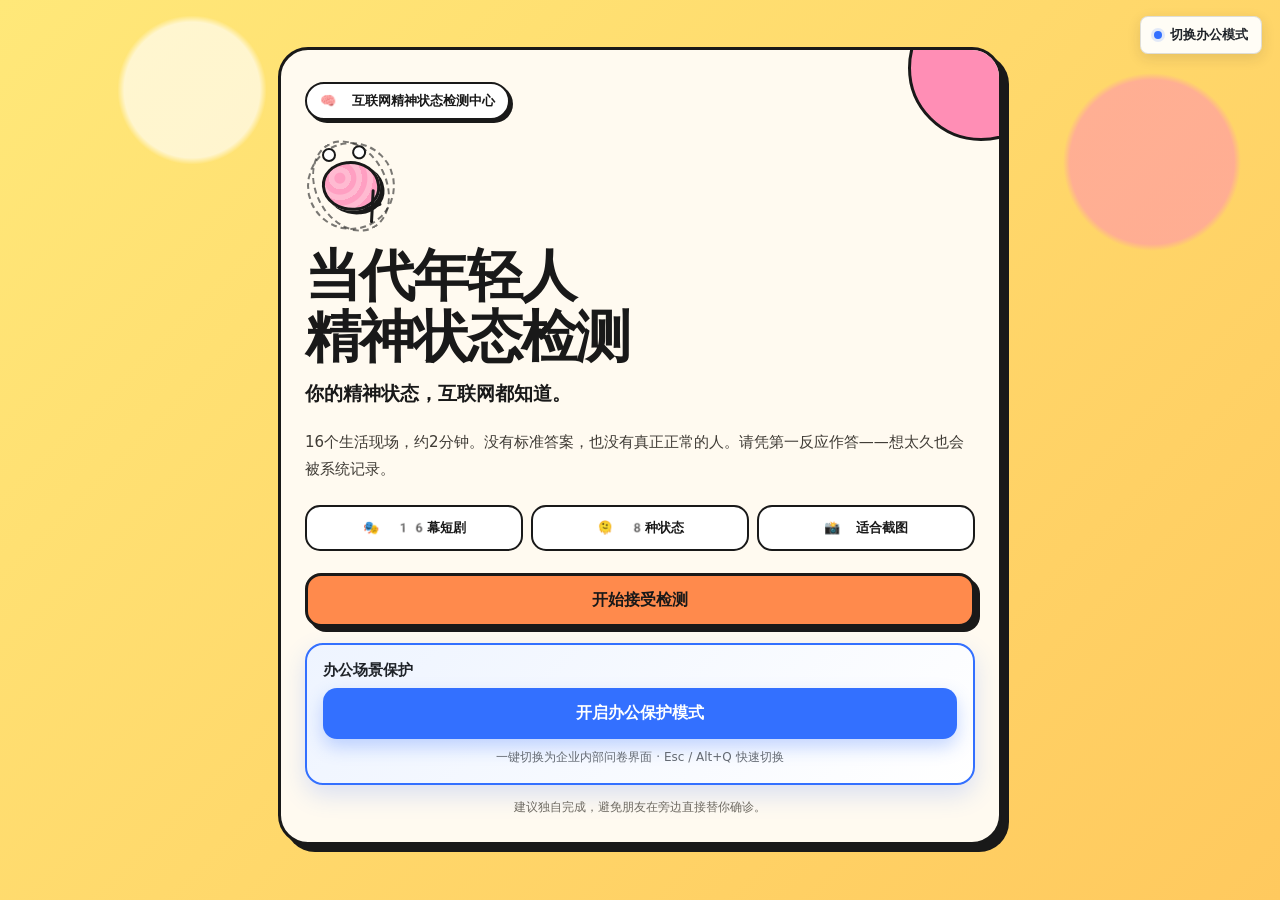
<file: apps/mental-state-check/index.html>
<!doctype html>
<html lang="zh-CN">
<head>
  <meta charset="UTF-8" />
  <meta name="viewport" content="width=device-width, initial-scale=1, viewport-fit=cover" />
  <meta name="theme-color" content="#ffdd57" />
  <meta name="description" content="当代年轻人精神状态检测：16个生活现场，测测你是哪种互联网限定人类。" />
  <title>当代年轻人精神状态检测 V1.5</title>
  <style>
:root {
  --ink: #191919;
  --paper: #fffaf0;
  --yellow: #ffdc58;
  --orange: #ff8a4c;
  --pink: #ff8eb5;
  --blue: #7fc8ff;
  --green: #90d9a8;
  --muted: #6e6a62;
  --line: #191919;
  --shadow: 7px 7px 0 #191919;
  --radius: 24px;
}

* { box-sizing: border-box; }
html { min-height: 100%; background: var(--yellow); }
body {
  min-height: 100vh;
  margin: 0;
  color: var(--ink);
  font-family: "PingFang SC", "Microsoft YaHei", system-ui, -apple-system, sans-serif;
  background:
    radial-gradient(circle at 15% 10%, rgba(255,255,255,.65) 0 5%, transparent 5.5%),
    radial-gradient(circle at 90% 18%, rgba(255,142,181,.55) 0 6%, transparent 6.5%),
    linear-gradient(135deg, #ffe879 0%, #ffc95e 100%);
}
button { font: inherit; }
button, .answer-card { -webkit-tap-highlight-color: transparent; }

.app-shell {
  width: min(100%, 760px);
  min-height: 100vh;
  margin: 0 auto;
  padding: max(18px, env(safe-area-inset-top)) 18px max(26px, env(safe-area-inset-bottom));
  display: flex;
  align-items: center;
  justify-content: center;
}

.screen { width: 100%; animation: pop .34s ease both; }
@keyframes pop { from { opacity: 0; transform: translateY(12px) scale(.985); } to { opacity: 1; transform: none; } }

.brand-pill, .scene-pill, .result-code {
  display: inline-flex;
  align-items: center;
  gap: 8px;
  padding: 8px 13px;
  border: 2px solid var(--line);
  border-radius: 999px;
  background: #fff;
  font-size: 13px;
  font-weight: 800;
  box-shadow: 3px 3px 0 var(--line);
}

.hero-card, .scene-card, .result-card, .loading-card {
  position: relative;
  overflow: hidden;
  border: 3px solid var(--line);
  border-radius: 30px;
  background: var(--paper);
  box-shadow: var(--shadow);
}
.hero-card { padding: 32px 24px 26px; }
.hero-card::after, .result-card::after {
  content: "";
  position: absolute;
  width: 140px;
  height: 140px;
  right: -55px;
  top: -55px;
  border: 3px solid var(--line);
  border-radius: 50%;
  background: var(--pink);
  z-index: 0;
}
.hero-card > *, .result-card > * { position: relative; z-index: 1; }

.brain { font-size: 72px; line-height: 1; margin: 20px 0 12px; filter: drop-shadow(4px 4px 0 rgba(25,25,25,.22)); }
h1 { font-size: clamp(34px, 8vw, 56px); line-height: 1.08; margin: 0; letter-spacing: -2px; }
.hero-subtitle { margin: 14px 0 0; font-size: 19px; font-weight: 800; }
.hero-copy { margin: 22px 0; line-height: 1.8; font-size: 15px; color: #3f3b35; }
.fact-row { display: grid; grid-template-columns: repeat(3, 1fr); gap: 8px; margin: 18px 0 22px; }
.fact { padding: 12px 8px; border: 2px solid var(--line); border-radius: 15px; background: #fff; text-align: center; font-size: 13px; font-weight: 800; }

.primary-button, .secondary-button, .ghost-button {
  min-height: 54px;
  border: 3px solid var(--line);
  border-radius: 16px;
  font-weight: 900;
  cursor: pointer;
  transition: transform .12s ease, box-shadow .12s ease;
}
.primary-button { background: var(--orange); color: var(--ink); box-shadow: 5px 5px 0 var(--line); padding: 0 24px; }
.primary-button:hover, .secondary-button:hover, .ghost-button:hover { transform: translate(-2px,-2px); box-shadow: 7px 7px 0 var(--line); }
.primary-button:active, .secondary-button:active, .ghost-button:active { transform: translate(3px,3px); box-shadow: 2px 2px 0 var(--line); }
.secondary-button { background: #fff; box-shadow: 4px 4px 0 var(--line); padding: 0 18px; }
.ghost-button { background: transparent; box-shadow: none; padding: 0 16px; }
.full { width: 100%; }
.tiny-note { text-align: center; margin: 14px 0 0; font-size: 12px; color: var(--muted); }

.topbar { display: flex; align-items: center; justify-content: space-between; gap: 12px; margin-bottom: 14px; }
.progress-wrap { flex: 1; }
.progress-meta { display: flex; justify-content: space-between; font-size: 12px; font-weight: 800; margin-bottom: 7px; }
.progress-track { height: 13px; border: 2px solid var(--line); border-radius: 999px; background: #fff; overflow: hidden; }
.progress-fill { height: 100%; background: var(--green); border-right: 2px solid var(--line); transition: width .25s ease; }

.scene-card { padding: 24px 20px 22px; }
.scene-title { margin: 15px 0 8px; font-size: clamp(28px, 7vw, 40px); letter-spacing: -1px; }
.scene-time { color: var(--muted); font-size: 13px; font-weight: 800; }
.chat-bubble {
  margin: 18px 0;
  padding: 17px 18px;
  border: 3px solid var(--line);
  border-radius: 8px 20px 20px 20px;
  background: #fff;
  font-size: 19px;
  font-weight: 900;
  line-height: 1.45;
  box-shadow: 4px 4px 0 rgba(25,25,25,.15);
}
.scene-prompt { margin: 16px 0 12px; font-size: 14px; color: var(--muted); font-weight: 800; }
.answers { display: grid; gap: 12px; }
.answer-card {
  width: 100%;
  padding: 16px 17px;
  text-align: left;
  border: 3px solid var(--line);
  border-radius: 17px;
  background: #fff;
  font-size: 15px;
  font-weight: 800;
  line-height: 1.55;
  cursor: pointer;
  box-shadow: 4px 4px 0 var(--line);
  transition: transform .12s ease, background .12s ease;
}
.answer-card:hover { transform: translate(-2px,-2px); background: #fff7c7; }
.answer-card:active { transform: translate(3px,3px); box-shadow: 1px 1px 0 var(--line); }
.answer-card { display: grid; grid-template-columns: 42px 1fr 34px; align-items: center; gap: 10px; }
.answer-emoji {
  display: grid;
  place-items: center;
  width: 38px;
  height: 38px;
  border: 2px solid var(--line);
  border-radius: 12px;
  background: #fff7c7;
  font-size: 21px;
  box-shadow: 2px 2px 0 var(--line);
}
.answer-copy { min-width: 0; }
.answer-face {
  display: grid;
  place-items: center;
  width: 31px;
  height: 31px;
  border: 2px solid var(--line);
  border-radius: 50%;
  background: #fff;
  font-size: 18px;
  transform: rotate(4deg);
}
.answer-card:nth-child(even) .answer-face { transform: rotate(-5deg); background: #e8f6ff; }
.answer-card:nth-child(3n) .answer-face { background: #ffe5ef; }
.meme-sticker {
  margin: 16px auto 0;
  width: fit-content;
  max-width: 100%;
  padding: 9px 13px;
  border: 2px solid var(--line);
  border-radius: 12px;
  background: #fff;
  box-shadow: 3px 3px 0 var(--line);
  font-size: 13px;
  font-weight: 900;
  transform: rotate(-1deg);
}

.doctor-note { margin-top: 15px; padding: 13px 15px; border: 2px dashed var(--line); border-radius: 15px; background: #dff3ff; font-size: 13px; font-weight: 800; line-height: 1.6; }
.bottom-actions { display: flex; justify-content: space-between; align-items: center; margin-top: 16px; }
.back-link { border: 0; background: none; text-decoration: underline; font-weight: 800; cursor: pointer; }

.loading-card { padding: 40px 24px; text-align: center; }
.loader-face { font-size: 68px; animation: wobble 1s ease-in-out infinite alternate; }
@keyframes wobble { to { transform: rotate(7deg) scale(1.05); } }
.loading-title { font-size: 28px; margin: 16px 0 10px; }
.loading-line { min-height: 48px; font-weight: 800; color: #403c36; }
.fake-progress { height: 22px; border: 3px solid var(--line); border-radius: 999px; overflow: hidden; background: #fff; margin-top: 18px; }
.fake-progress span { display: block; height: 100%; width: 10%; background: var(--pink); transition: width .55s ease; }

.result-card { padding: 28px 22px 24px; }
.result-kicker { margin: 18px 0 4px; font-weight: 900; color: var(--muted); }
.result-title { margin: 0 0 10px; font-size: clamp(32px, 8vw, 49px); line-height: 1.1; letter-spacing: -1.5px; }
.result-slogan { font-size: 18px; font-weight: 900; line-height: 1.55; margin: 15px 0 20px; }
.diagnosis-grid { display: grid; grid-template-columns: 1fr 1fr; gap: 10px; margin: 16px 0; }
.diagnosis-box { border: 2px solid var(--line); border-radius: 15px; background: #fff; padding: 13px; }
.diagnosis-box strong { display: block; margin-bottom: 7px; font-size: 12px; color: var(--muted); }
.diagnosis-box span { font-size: 17px; font-weight: 900; }
.symptoms, .warm-note { margin-top: 18px; border: 3px solid var(--line); border-radius: 19px; padding: 17px; background: #fff; }
.symptoms h3, .warm-note h3 { margin: 0 0 12px; font-size: 17px; }
.symptoms ul { list-style: none; padding: 0; margin: 0; display: grid; gap: 9px; }
.symptoms li { font-weight: 800; line-height: 1.5; }
.symptoms li::before { content: "☑ "; }
.warm-note { background: #e7f8ea; line-height: 1.75; font-weight: 700; }
.result-actions { display: grid; grid-template-columns: 1fr 1fr; gap: 10px; margin-top: 18px; }
.result-actions .primary-button { grid-column: 1 / -1; }
.share-text { margin-top: 15px; padding: 12px; border: 2px dashed var(--line); border-radius: 13px; font-size: 13px; line-height: 1.6; background: #fff7c7; }

.modal { position: fixed; inset: 0; z-index: 10; display: grid; place-items: center; padding: 18px; background: rgba(25,25,25,.68); }
.modal.hidden { display: none; }
.modal-card { position: relative; width: min(100%, 390px); padding: 26px; border: 3px solid var(--line); border-radius: 24px; background: var(--paper); box-shadow: 8px 8px 0 var(--line); text-align: center; }
.icon-button { position: absolute; right: 12px; top: 8px; border: 0; background: none; font-size: 32px; cursor: pointer; }
.eyebrow { margin: 0; font-size: 12px; font-weight: 900; color: var(--muted); }
.modal-card h2 { margin: 6px 0 16px; font-size: 28px; }
.qr-box { min-height: 220px; display: grid; place-items: center; padding: 12px; background: #fff; border: 3px solid var(--line); border-radius: 18px; }
.qr-box img, .qr-box canvas { max-width: 100%; height: auto !important; }
.modal-hint { color: var(--muted); font-size: 13px; line-height: 1.6; }

.toast { position: fixed; left: 50%; bottom: 28px; transform: translateX(-50%); padding: 12px 18px; border: 2px solid var(--line); border-radius: 999px; background: var(--ink); color: #fff; font-weight: 800; z-index: 20; animation: toastIn .2s ease both; }
@keyframes toastIn { from { opacity: 0; transform: translate(-50%, 10px); } }

@media (max-width: 520px) {
  .app-shell { align-items: flex-start; padding-left: 12px; padding-right: 12px; }
  .hero-card, .scene-card, .result-card { border-radius: 24px; }
  .hero-card { padding: 25px 18px 22px; }
  .fact-row { grid-template-columns: 1fr; }
  .scene-card { padding: 20px 15px; }
  .diagnosis-grid, .result-actions { grid-template-columns: 1fr; }
  .result-actions .primary-button { grid-column: auto; }
}

@media (prefers-reduced-motion: reduce) {
  *, *::before, *::after { animation-duration: .01ms !important; transition-duration: .01ms !important; }
}



.work-entry-panel {
  margin-top: 16px;
  padding: 16px;
  border: 2px solid #3370ff;
  border-radius: 18px;
  background: linear-gradient(135deg, #eef4ff 0%, #ffffff 100%);
  box-shadow: 0 10px 24px rgba(51,112,255,.18);
  text-align: left;
}
.work-entry-label { margin:0 0 8px; font-size:15px; font-weight:900; color:#1f2329; }
.work-entry-button {
  width:100%; border:0; border-radius:14px; padding:15px 18px; cursor:pointer;
  background:#3370ff; color:#fff; font-size:16px; font-weight:900;
  box-shadow:0 8px 18px rgba(51,112,255,.28); transition:.18s ease;
}
.work-entry-button:hover { transform:translateY(-2px); background:#245bdb; box-shadow:0 11px 24px rgba(51,112,255,.32); }
.work-entry-help { margin:9px 2px 0; color:#646a73; font-size:12px; line-height:1.55; text-align:center; }
body.work-mode .work-entry-panel { display:none; }

/* ===== 飞书风格办公模式 ===== */
.mode-switch {
  position: fixed; right: 18px; top: 16px; z-index: 50;
  display: inline-flex; align-items: center; gap: 8px;
  min-height: 38px; padding: 0 13px;
  border: 1px solid rgba(31,35,41,.14); border-radius: 8px;
  background: rgba(255,255,255,.94); color: #1f2329;
  box-shadow: 0 4px 14px rgba(31,35,41,.12); cursor: pointer;
  font-size: 13px; font-weight: 600; backdrop-filter: blur(8px);
}
.work-header { display: none; }
body.work-mode {
  background: #f5f6f7;
  color: #1f2329;
}
body.work-mode .mode-switch { top: 12px; right: 16px; border-color: #d0d3d6; box-shadow: none; z-index: 70; pointer-events:auto; }
.mode-switch { pointer-events:auto; user-select:none; }
.work-mode-exit {
  display:none; margin-left:12px; min-height:32px; padding:0 11px;
  border:1px solid #d0d3d6; border-radius:6px; background:#fff; color:#3370ff;
  font-size:12px; font-weight:500; cursor:pointer; white-space:nowrap;
}
body.work-mode .work-mode-exit { display:inline-flex; align-items:center; }
.work-mode-exit:hover { background:#f0f4ff; }

body.work-mode .work-header {
  display: flex; position: fixed; inset: 0 0 auto 0; z-index: 40;
  height: 56px; align-items: center; gap: 12px; padding: 0 16px 0 20px;
  background: #fff; border-bottom: 1px solid #e5e6eb;
}
.work-doc-icon { width: 30px; height: 30px; display:grid; place-items:center; border-radius: 7px; background:#3370ff; color:#fff; font-size:16px; font-weight:700; }
.work-breadcrumb { min-width:0; }
.work-breadcrumb strong { display:block; font-size:14px; font-weight:600; white-space:nowrap; overflow:hidden; text-overflow:ellipsis; }
.work-breadcrumb span { display:block; margin-top:2px; color:#8f959e; font-size:12px; }
.work-status { margin-left:auto; color:#8f959e; font-size:12px; white-space:nowrap; }
body.work-mode .app-shell {
  width: min(100%, 920px); align-items:flex-start; padding: 88px 24px 48px;
}
body.work-mode .screen { animation: none; }
body.work-mode .hero-card,
body.work-mode .scene-card,
body.work-mode .result-card,
body.work-mode .loading-card {
  overflow: visible; border: 1px solid #e5e6eb; border-radius: 10px;
  background:#fff; box-shadow: 0 1px 2px rgba(31,35,41,.04);
}
body.work-mode .hero-card { padding: 42px 48px 36px; }
body.work-mode .hero-card::after,
body.work-mode .result-card::after { display:none; }
body.work-mode .brain { display:none; }
body.work-mode h1 { font-size: 30px; line-height:1.3; letter-spacing:0; }
body.work-mode .hero-subtitle { margin-top:12px; color:#646a73; font-size:15px; font-weight:400; }
body.work-mode .hero-copy { color:#646a73; font-size:14px; line-height:1.75; }
body.work-mode .brand-pill,
body.work-mode .scene-pill,
body.work-mode .result-code {
  border:0; border-radius:6px; box-shadow:none; background:#f2f3f5; color:#646a73;
  padding:6px 9px; font-size:12px; font-weight:500;
}
body.work-mode .fact-row { grid-template-columns:repeat(3,1fr); border:1px solid #e5e6eb; border-radius:8px; overflow:hidden; gap:0; }
body.work-mode .fact { border:0; border-right:1px solid #e5e6eb; border-radius:0; padding:14px 10px; color:#646a73; font-weight:400; }
body.work-mode .fact:last-child { border-right:0; }
body.work-mode .primary-button,
body.work-mode .secondary-button,
body.work-mode .ghost-button {
  min-height:40px; border:1px solid #3370ff; border-radius:6px; box-shadow:none;
  font-weight:500; transition:background .15s ease; transform:none;
}
body.work-mode .primary-button { background:#3370ff; color:#fff; }
body.work-mode .secondary-button { background:#fff; color:#3370ff; }
body.work-mode .primary-button:hover { background:#245bdb; box-shadow:none; transform:none; }
body.work-mode .secondary-button:hover { background:#f0f4ff; box-shadow:none; transform:none; }
body.work-mode .tiny-note { color:#8f959e; font-size:12px; }
body.work-mode .topbar { margin-bottom:12px; }
body.work-mode .progress-meta { color:#646a73; font-weight:400; }
body.work-mode .progress-track { height:6px; border:0; background:#e8eaf0; }
body.work-mode .progress-fill { background:#3370ff; border:0; }
body.work-mode .scene-card { padding:34px 42px 30px; }
body.work-mode .scene-title { margin:18px 0 8px; font-size:24px; letter-spacing:0; }
body.work-mode .scene-time { color:#8f959e; font-weight:400; }
body.work-mode .chat-bubble {
  margin:20px 0; padding:16px 18px; border:1px solid #dee0e3; border-radius:8px;
  background:#f7f8fa; box-shadow:none; color:#1f2329; font-size:16px; font-weight:500;
}
body.work-mode .scene-prompt { margin:20px 0 12px; color:#1f2329; font-size:14px; font-weight:500; }
body.work-mode .answers { gap:10px; }
body.work-mode .answer-card {
  display:flex; align-items:center; gap:12px; min-height:50px; padding:13px 15px;
  border:1px solid #d9dce0; border-radius:7px; background:#fff; box-shadow:none;
  color:#1f2329; font-size:14px; font-weight:400;
}
body.work-mode .answer-card::before {
  content:""; width:16px; height:16px; flex:0 0 auto; border:1.5px solid #bbbfc4; border-radius:50%; background:#fff;
}
body.work-mode .answer-card:hover { transform:none; background:#f5f8ff; border-color:#82a7fc; }
body.work-mode .answer-emoji, body.work-mode .answer-face, body.work-mode .meme-sticker, body.work-mode .doctor-note { display:none; }
body.work-mode .bottom-actions { padding-top:14px; border-top:1px solid #f0f1f2; }
body.work-mode .back-link { color:#3370ff; text-decoration:none; font-weight:400; }
body.work-mode .loading-card { padding:54px 40px; }
body.work-mode .loader-face { font-size:0; animation:none; }
body.work-mode .loader-face::after { content:""; display:inline-block; width:34px; height:34px; border:3px solid #dbe4ff; border-top-color:#3370ff; border-radius:50%; animation:spin .8s linear infinite; }
@keyframes spin { to { transform:rotate(360deg); } }
body.work-mode .loading-title { font-size:22px; font-weight:600; }
body.work-mode .loading-line { color:#646a73; font-weight:400; }
body.work-mode .fake-progress { height:6px; border:0; background:#e8eaf0; }
body.work-mode .fake-progress span { background:#3370ff; }
body.work-mode .result-card { padding:38px 44px 34px; }
body.work-mode .result-kicker { color:#646a73; font-weight:400; }
body.work-mode .result-title { font-size:28px; letter-spacing:0; }
body.work-mode .result-slogan { color:#646a73; font-size:15px; font-weight:400; }
body.work-mode .diagnosis-box, body.work-mode .symptoms, body.work-mode .warm-note {
  border:1px solid #e5e6eb; border-radius:8px; background:#fff;
}
body.work-mode .diagnosis-box strong { color:#8f959e; font-weight:400; }
body.work-mode .diagnosis-box span { font-size:15px; font-weight:500; }
body.work-mode .warm-note { background:#f7f8fa; }
body.work-mode .share-text { border:1px solid #e5e6eb; background:#f7f8fa; }
body.work-mode .modal { background:rgba(31,35,41,.35); }
body.work-mode .modal-card { border:1px solid #e5e6eb; border-radius:10px; box-shadow:0 8px 24px rgba(31,35,41,.18); background:#fff; }
body.work-mode .qr-box { border:1px solid #e5e6eb; border-radius:8px; }
.work-only { display:none; }
body.work-mode .work-only { display:block; }
body.work-mode .fun-only { display:none !important; }
@media (max-width:640px){
  body.work-mode .work-header { padding-left:12px; padding-right:128px; }
  body.work-mode .work-status { display:none; }
  body.work-mode .app-shell { padding:74px 12px 28px; }
  body.work-mode .hero-card, body.work-mode .scene-card, body.work-mode .result-card { padding:26px 20px; }
  body.work-mode .fact-row { grid-template-columns:1fr; }
  body.work-mode .fact { border-right:0; border-bottom:1px solid #e5e6eb; }
}


/* ===== V1.5 稳定性与动效升级 ===== */
.emoji-char, .brand-pill, .scene-pill, .answer-emoji, .answer-face, .fact, .result-title {
  font-family: "Apple Color Emoji", "Segoe UI Emoji", "Noto Color Emoji", "Twemoji Mozilla", "Microsoft YaHei", sans-serif;
}
.brain {
  position: relative; width: 92px; height: 92px; margin: 20px 0 14px;
  display: grid; place-items: center; filter: none; animation: brainFloat 2.8s ease-in-out infinite;
}
.brain-core {
  width: 58px; height: 50px; border: 3px solid var(--line); border-radius: 47% 53% 45% 55%;
  background: repeating-radial-gradient(circle at 30% 30%, #ff9fc2 0 5px, #ffbad1 6px 11px);
  box-shadow: 4px 4px 0 var(--line); transform: rotate(-5deg);
}
.brain-core::before, .brain-core::after { content:""; position:absolute; background:var(--line); border-radius:999px; }
.brain-core::before { width:3px; height:34px; left:44px; top:27px; transform:rotate(8deg); }
.brain-core::after { width:18px; height:3px; left:37px; top:43px; transform:rotate(-14deg); }
.orbit { position:absolute; inset:2px; border:2px dashed rgba(25,25,25,.58); border-radius:50%; animation:orbitSpin 5s linear infinite; }
.orbit::after { content:""; position:absolute; width:10px; height:10px; border:2px solid var(--line); border-radius:50%; background:#fff; top:4px; left:13px; }
.orbit-b { inset:10px -2px; transform:rotate(62deg); animation-direction:reverse; animation-duration:3.8s; }
@keyframes orbitSpin { to { transform:rotate(360deg); } }
@keyframes brainFloat { 0%,100%{transform:translateY(0) rotate(-2deg)} 50%{transform:translateY(-7px) rotate(3deg)} }

.emoji-fallback { display:none; font-family:"Microsoft YaHei", sans-serif; font-size:14px; font-weight:900; }
html.no-color-emoji .emoji-char { display:none; }
html.no-color-emoji .emoji-fallback { display:inline; }
html.no-color-emoji .brand-pill, html.no-color-emoji .scene-pill { font-family:"Microsoft YaHei", sans-serif; }

.answer-card { animation:answerRise .34s cubic-bezier(.2,.75,.2,1) both; }
.answer-card:nth-child(2){animation-delay:.045s}.answer-card:nth-child(3){animation-delay:.09s}.answer-card:nth-child(4){animation-delay:.135s}
@keyframes answerRise { from{opacity:0;transform:translateY(13px) scale(.985)} to{opacity:1;transform:none} }

.loader-face.fun-loader {
  position:relative; width:94px; height:94px; margin:0 auto; font-size:0;
  border:3px solid var(--line); border-radius:50%; background:#fff7c7; box-shadow:5px 5px 0 var(--line);
  animation:loaderPulse 1.25s ease-in-out infinite;
}
.loader-face.fun-loader::before { content:"分析"; position:absolute; inset:0; display:grid; place-items:center; font-size:20px; font-weight:900; }
.loader-face.fun-loader::after { content:""; position:absolute; inset:-12px; border:5px dotted var(--pink); border-radius:50%; animation:orbitSpin 2s linear infinite; }
@keyframes loaderPulse { 50%{transform:scale(1.055)} }

.result-card { animation:resultReveal .55s cubic-bezier(.18,.8,.2,1) both; }
.result-card .diagnosis-box { animation:metricReveal .4s ease both; }
.result-card .diagnosis-box:nth-child(2){animation-delay:.05s}.result-card .diagnosis-box:nth-child(3){animation-delay:.1s}.result-card .diagnosis-box:nth-child(4){animation-delay:.15s}.result-card .diagnosis-box:nth-child(5){animation-delay:.2s}.result-card .diagnosis-box:nth-child(6){animation-delay:.25s}
@keyframes resultReveal { from{opacity:0;transform:translateY(18px) scale(.975)} to{opacity:1;transform:none} }
@keyframes metricReveal { from{opacity:0;transform:rotate(-2deg) translateY(8px)} to{opacity:1;transform:none} }

.mode-transition { position:fixed; inset:0; z-index:999; display:flex; flex-direction:column; gap:14px; align-items:center; justify-content:center; background:rgba(255,255,255,.94); color:#1f2329; font-size:13px; font-weight:700; opacity:0; visibility:hidden; transition:opacity .18s ease, visibility .18s ease; }
.mode-transition.active { opacity:1; visibility:visible; }
.transition-spinner { width:44px; height:44px; border:4px solid #dce6ff; border-top-color:#3370ff; border-radius:50%; animation:orbitSpin .7s linear infinite; }
body:not(.work-mode) .mode-transition { background:rgba(255,231,121,.95); color:#191919; }

.mode-switch::before { content:""; width:8px; height:8px; border-radius:50%; background:#3370ff; box-shadow:0 0 0 3px rgba(51,112,255,.14); }
body.work-mode .mode-switch::before { background:#ff8a4c; box-shadow:0 0 0 3px rgba(255,138,76,.15); }

@media (prefers-reduced-motion: reduce){ .brain,.orbit,.loader-face.fun-loader,.loader-face.fun-loader::after,.transition-spinner{animation:none!important} }

</style>
</head>
<body>
  <div id="modeTransition" class="mode-transition" aria-hidden="true"><div class="transition-spinner"></div><span>正在切换显示模式</span></div>
  <header class="work-header"><div class="work-doc-icon">文</div><div class="work-breadcrumb"><strong>员工工作状态与协作体验调研</strong><span>公司空间 / 人力资源 / 组织发展</span></div><div class="work-status">自动保存</div><button id="workModeExit" class="work-mode-exit" type="button">返回娱乐版</button></header>
  <button id="modeSwitch" class="mode-switch" type="button" aria-label="切换显示模式">办公模式</button>
  <main id="app" class="app-shell" aria-live="polite"></main>

  <div id="qrModal" class="modal hidden" role="dialog" aria-modal="true" aria-labelledby="qrTitle">
    <div class="modal-card">
      <button id="closeQr" class="icon-button" aria-label="关闭">×</button>
      <p class="eyebrow">拉朋友一起暴露</p>
      <h2 id="qrTitle">扫码测试</h2>
      <div id="qrcode" class="qr-box"></div>
      <p id="qrHint" class="modal-hint">二维码会自动使用当前网页地址。部署上线后，扫码即可直接进入。</p>
      <button id="copyLink" class="secondary-button full">复制测试链接</button>
    </div>
  </div>

  <script>
const TYPES = {
  E_PLAY: {
    code: "001", name: "看起来很会玩I人的E人", alias: "I人捕获器", emoji: "🪩", danger: "★★★☆☆",
    slogan: "哪里有I人，哪里就有你。",
    symptoms: ["看到角落里的安静人类，会自动靠近", "聚会还没散，你已经在摇下一桌", "把朋友的朋友发展成自己的朋友"],
    advice: "热情是你的超能力。只是偶尔记得：有些I人不是害羞，他们是真的想回家。",
    share: "检测结果：看起来很会玩I人的E人。放过那个缩在角落里的I人，他真的只是出来拿个外卖。"
  },
  EMPATH: {
    code: "002", name: "心思细腻小女孩", alias: "共情雷达", emoji: "🫧", danger: "★★☆☆☆",
    slogan: "别人只听见一句话，你已经听见了语气、停顿和没说出口的部分。",
    symptoms: ["朋友说没事，你知道他有事", "记得别人随口提过的小喜好", "聚会里会默默照顾没融进去的人"],
    advice: "温柔很好，但不是无限供应的公共资源。照顾大家之前，也请把自己算进去。",
    share: "检测结果：心思细腻小女孩。别人说没事，我知道他有事；我说没事的时候，希望你也看得出来。"
  },
  SENSITIVE: {
    code: "003", name: "你怎么这么敏感？", alias: "情绪放大器", emoji: "🥲", danger: "★★★★☆",
    slogan: "别人随口一说，你的大脑已经保存、放大并循环播放。",
    symptoms: ["一个句号能研究半天", "别人语气轻微变化，你立刻收到信号", "善意和冷淡都会被你放大接收"],
    advice: "你的感受是真的，但你的猜测不一定都是真的。先确认，再决定要不要把自己判刑。",
    share: "检测结果：你怎么这么敏感？没有，我不敏感。我只是把你三天前说话的语气记得比较清楚。"
  },
  LOW_BATTERY: {
    code: "004", name: "出门一趟躺一星期的I人", alias: "低电量模式", emoji: "🪫", danger: "★★☆☆☆",
    slogan: "今天出门三小时，接下来五天请勿联系。",
    symptoms: ["聚会时看起来正常，回家后直接关机", "临时邀约会先让灵魂叹气", "消息不是不回，是正在组织电量"],
    advice: "你不是不合群，只是充电方式比较安静。拒绝邀约不用编故事，想休息就是合理理由。",
    share: "检测结果：出门一趟躺一星期的I人。周六出去玩，周日到周五负责恢复出厂设置。"
  },
  OVERTHINK: {
    code: "005", name: "别想这么多了我求你了", alias: "脑内编剧", emoji: "🧠", danger: "★★★★★",
    slogan: "事情只有一步，你的大脑已经推演到了第三季大结局。",
    symptoms: ["发完消息后重新阅读三遍", "别人回“好的”，你开始检查人生", "晚上十一点以后，大脑拒绝下班"],
    advice: "你考虑得很全面，只是经常把提前准备变成提前受苦。有些问题，明天再想也不会收利息。",
    share: "检测结果：别想这么多了我求你了。我也不想想，但我的大脑不同意下班。"
  },
  DIRECT: {
    code: "006", name: "多考虑一些再说话吧", alias: "直球发射器", emoji: "📢", danger: "★★★☆☆",
    slogan: "嘴已经提交，大脑还在加载审核页面。",
    symptoms: ["把大家不敢说的话一口气说完", "说完才发现气氛有点安静", "认为沟通最大的美德是别绕弯"],
    advice: "你的真诚很珍贵。重要的话出口前，给大脑三秒加载时间，可能拯救一整桌人的气氛。",
    share: "检测结果：多考虑一些再说话吧。我没有说错，我只是说得太早、太快、太完整。"
  },
  PLANNER: {
    code: "007", name: "不乐意被打破计划的J人", alias: "计划守护者", emoji: "📅", danger: "★★★☆☆",
    slogan: "计划可以改，但请提前通知我的情绪。",
    symptoms: ["出门前路线已经看过三遍", "听见“临时”两个字，心里自动蓝屏", "旅行攻略连备用方案都有备用方案"],
    advice: "计划是为了帮助生活，不是让生活向计划道歉。偶尔偏离路线，也不代表世界失去秩序。",
    share: "检测结果：不乐意被打破计划的J人。我不是不能改计划，我只是希望提前三个工作日通知我。"
  },
  BALANCED: {
    code: "008", name: "我靠，你咋这么完美", alias: "六边形青年", emoji: "✨", danger: "★☆☆☆☆",
    slogan: "你不是没有缺点，只是目前藏得比较专业。",
    symptoms: ["能社交，也能自己待着", "会做计划，但不会为了变化当场裂开", "能照顾别人，也知道保护自己的边界"],
    advice: "大家很容易默认你什么都能处理。你可以可靠，但不用对所有人负责。偶尔不完美，也没关系。",
    share: "检测结果：我靠，你咋这么完美。请不要误会，我只是情绪稳定得比较会伪装。"
  }
};

const scenes = [
  { title:"突然收到消息", icon:"📱", time:"18:37 · 微信震了一下", bubble:"阿豪：今晚出来。", prompt:"你的真实反应是——", options:[
    ["🕺","来。地址发我，我已经开始穿鞋了。",{E_PLAY:3}],
    ["🛏️","今晚啊……让我和床商量一下。",{LOW_BATTERY:3}],
    ["📅","可以，但九点我要回家。我的电量有明确下班时间。",{PLANNER:2,LOW_BATTERY:1}],
    ["🫠","不去是不是不好？去了是不是好累？……已经开始内耗。",{OVERTHINK:3}]
  ]},
  { title:"老板说", icon:"💼", time:"10:18 · 工作日限定恐怖片", bubble:"老板：方便聊一下吗？", prompt:"看到这句话，你会——", options:[
    ["📢","方便。有什么事直接说吧。",{DIRECT:3}],
    ["🧠","我最近干什么了？我是不是要失业了？",{OVERTHINK:3}],
    ["🫧","先问同事：老板今天是不是心情不太对？",{EMPATH:3}],
    ["🙂","回复“好的”，然后正常去聊。兵来将挡。",{BALANCED:3}]
  ]},
  { title:"凌晨一点的大脑", icon:"🌙", time:"01:06 · 本来准备睡觉", bubble:"大脑：还记得两年前那个尴尬瞬间吗？", prompt:"你会怎么处理这位不请自来的编剧？", options:[
    ["🧠","等等，我完整复盘一下。",{OVERTHINK:3}],
    ["🥲","完了，当时别人是不是觉得我很奇怪？",{SENSITIVE:3}],
    ["📢","滚。我要睡觉。",{DIRECT:3}],
    ["📱","打开短视频，假装刚才什么都没发生。",{BALANCED:2,LOW_BATTERY:1}]
  ]},
  { title:"群聊99+", icon:"💬", time:"20:42 · 你点进了一个危险群聊", bubble:"群公告：有没有人愿意当主持人？", prompt:"你的手指会停在哪里？", options:[
    ["🪩","我来！顺便把流程也热起来。",{E_PLAY:3}],
    ["🫥","假装没看见。手机刚才可能没信号。",{LOW_BATTERY:3}],
    ["🫧","先看看有没有人被晾着，再适当接一句。",{EMPATH:3}],
    ["📅","主持可以，但先把流程、时间和名单发我。",{PLANNER:3}]
  ]},
  { title:"今晚吃什么", icon:"🍜", time:"19:12 · 肚子已经报警", bubble:"外卖软件：附近有 268 家店。", prompt:"你的下单路径通常是——", options:[
    ["📢","五分钟，下单，结束。踩雷了下次再说。",{DIRECT:3}],
    ["🧠","翻二十分钟，比价格、评价、距离，最后还是黄焖鸡。",{OVERTHINK:3}],
    ["📅","收藏夹里有固定名单，今天吃什么昨天就想好了。",{PLANNER:3}],
    ["🫠","谁发链接我吃谁，别让我做决定。",{LOW_BATTERY:2,EMPATH:1}]
  ]},
  { title:"朋友说：没事", icon:"🙂", time:"22:03 · 这两个字看起来并不简单", bubble:"朋友：没事。", prompt:"你读出了什么？", options:[
    ["📢","他说没事，那大概率就是没事。",{DIRECT:3}],
    ["🥲","不对，标点、语气和速度都不对。",{SENSITIVE:3}],
    ["🫧","我会轻轻问一句，但不逼他马上说。",{EMPATH:3}],
    ["🧠","开始回忆自己过去三天有没有说错什么。",{OVERTHINK:3}]
  ]},
  { title:"发完重要消息", icon:"📨", time:"14:26 · 消息已发送", bubble:"你：好的，那就这样定了。", prompt:"接下来的你——", options:[
    ["📢","发完就算，该干嘛干嘛。",{DIRECT:3}],
    ["🧠","重新读三遍，检查语气是不是太冷。",{OVERTHINK:3}],
    ["🥲","想撤回，又怕撤回更奇怪。",{SENSITIVE:2,OVERTHINK:2}],
    ["✨","觉得不清楚就补一句，然后放下手机。",{BALANCED:3}]
  ]},
  { title:"临时改计划", icon:"🔄", time:"16:50 · 你已经把路线看好了", bubble:"朋友：我们临时换个地方吧。", prompt:"你的内心弹幕是——", options:[
    ["📅","表面没事，内心日程表已经碎了一地。",{PLANNER:3}],
    ["🪩","换就换，出来玩最重要。",{E_PLAY:3}],
    ["✨","有点不舒服，但合理的话可以调整。",{BALANCED:3}],
    ["🧠","立刻重新规划，防止新的安排继续失控。",{PLANNER:2,OVERTHINK:1}]
  ]},
  { title:"第一次见陌生人", icon:"👋", time:"19:30 · 空气里有一点礼貌的尴尬", bubble:"朋友：这是我同事，你们认识一下。", prompt:"你一般会——", options:[
    ["🪩","主动开聊，十分钟后已经开始互相开玩笑。",{E_PLAY:3}],
    ["🪫","等别人先开口，熟了以后其实很能聊。",{LOW_BATTERY:3}],
    ["🫧","注意谁最尴尬，主动递个容易接的话题。",{EMPATH:3}],
    ["✨","正常交流，不硬热场，也不刻意躲开。",{BALANCED:3}]
  ]},
  { title:"聚会散场之后", icon:"🎉", time:"23:48 · 大家开始说“下次再约”", bubble:"朋友：要不要再去下一场？", prompt:"最像你的回答是——", options:[
    ["🪩","散场？谁说结束了？下一桌在哪？",{E_PLAY:3}],
    ["🪫","今晚真的很开心。未来72小时请勿联系。",{LOW_BATTERY:3}],
    ["🧠","先不去了，我要回家复盘今天有没有说错话。",{OVERTHINK:3}],
    ["✨","今天差不多了，回家睡觉，明天继续做人。",{BALANCED:3}]
  ]},
  { title:"一句评价", icon:"🗣️", time:"15:11 · 对方可能只是随口一说", bubble:"同事：你今天是不是有点安静？", prompt:"这句话会在你脑中停留多久？", options:[
    ["📢","哦，今天有点累。说完就过去了。",{DIRECT:3}],
    ["🥲","他是不是觉得我不合群？",{SENSITIVE:3}],
    ["🧠","开始分析今天每一次发言和沉默。",{OVERTHINK:3}],
    ["✨","听见了，但不会自动往坏处解释。",{BALANCED:3}]
  ]},
  { title:"发生冲突", icon:"💥", time:"21:15 · 气氛突然变硬", bubble:"朋友做了一件让你不舒服的事。", prompt:"你更可能——", options:[
    ["📢","当场说清楚，别让问题发酵。",{DIRECT:3}],
    ["🥲","先想是不是自己太敏感了。",{SENSITIVE:3}],
    ["🫧","挑合适的方式表达，尽量不给对方难堪。",{EMPATH:3}],
    ["🧠","当场忍住，晚上回家开完整复盘会。",{OVERTHINK:3}]
  ]},
  { title:"周末安排", icon:"🛋️", time:"周六 09:20 · 世界正在呼唤你", bubble:"群聊：今天有人出来玩吗？", prompt:"你最真实的状态是——", options:[
    ["🪩","有！几点？去哪？还有谁？",{E_PLAY:3}],
    ["🪫","周末至少有一天，谁也别安排我。",{LOW_BATTERY:3}],
    ["📅","可以，但最好昨天就告诉我。",{PLANNER:3}],
    ["✨","看电量，想去就去，累了就休息。",{BALANCED:3}]
  ]},
  { title:"旅行之前", icon:"🧳", time:"出发前 5 天 · 有人已经打开表格", bubble:"朋友：攻略到时候再说吧。", prompt:"你的反应是——", options:[
    ["📅","不行。路线、酒店、餐厅和备用方案都要有。",{PLANNER:3}],
    ["🪩","到了再说，迷路也是旅行的一部分。",{E_PLAY:3}],
    ["🪫","你们决定，我负责按时出现。",{LOW_BATTERY:2,EMPATH:1}],
    ["✨","关键安排先定好，其他留点空间。",{BALANCED:3}]
  ]},
  { title:"任务还有一周", icon:"⏳", time:"距离截止：7天", bubble:"待办事项：完成一份重要任务。", prompt:"你的进度一般是——", options:[
    ["📅","已经拆成步骤，最好提前交。",{PLANNER:3}],
    ["🧠","研究要求、预判风险，但迟迟没真正开始。",{OVERTHINK:3}],
    ["📢","等压力到位，最后一口气干完。",{DIRECT:2,E_PLAY:1}],
    ["✨","做个简单计划，按进度推进，变化再调整。",{BALANCED:3}]
  ]},
  { title:"朋友突然崩溃", icon:"🫂", time:"23:09 · 对方发来一长串消息", bubble:"朋友：我真的不知道该怎么办了。", prompt:"你通常会——", options:[
    ["🫧","认真听，先弄清他此刻最需要什么。",{EMPATH:3}],
    ["🥲","跟着一起难受，甚至比他更久走不出来。",{SENSITIVE:3}],
    ["📢","直接分析问题，告诉他下一步怎么做。",{DIRECT:3}],
    ["✨","先安慰，再一起想办法，也照顾好自己的边界。",{BALANCED:3}]
  ]}
];

const doctorNotes = {
  2:"值班医生：老板只发了七个字，你已经在脑内完成了一次离职交接。",
  5:"值班医生：前面嘴还挺硬，现在开始暴露真实状态了。",
  8:"值班医生：放心，我们不会告诉你的朋友。除非他也来测。",
  12:"值班医生：到这里还能坚持装正常的人，已经不多了。",
  15:"值班医生：最后一幕。请放弃挣扎，诚实作答。"
};

const app = document.getElementById("app");
let current = 0;
let answers = [];
let scores = createEmptyScores();
let workMode = localStorage.getItem("displayMode") === "work";

const workQuestions = [
  ["下班后收到临时社交邀约时，你通常会如何安排？",["立即确认并参与","优先休息，视精力决定","确认结束时间后参与","需要权衡较长时间才能决定"]],
  ["收到上级临时沟通邀请时，你的第一反应通常是？",["直接确认并进入沟通","先回顾近期工作是否存在问题","先了解对方当前状态与背景","保持平常心，按流程沟通"]],
  ["休息时间出现对过往事件的反复回想时，你通常会？",["继续完整复盘","担心他人对自己的评价","主动中止思考并休息","通过其他内容转移注意力"]],
  ["群聊中出现需要主动承担的公共任务时，你通常会？",["主动承担并推动流程","保持观察，尽量不主动出现","关注是否有人需要协助","先确认时间、职责与名单"]],
  ["面对较多可选方案时，你通常如何决策？",["快速选择并执行","进行多维度比较后再决定","使用固定清单或历史方案","倾向由他人直接推荐"]],
  ["同事或朋友表示“没事”时，你通常如何判断？",["按字面信息理解","关注语气与表达细节","适度询问但不过度追问","优先反思是否与自己有关"]],
  ["发送重要工作消息后，你通常会？",["发送后继续处理其他事项","重复检查语气与措辞","考虑撤回或重新编辑","必要时补充说明后结束关注"]],
  ["既定安排临时发生变化时，你通常会？",["情绪受到明显影响","能够较快适应变化","根据合理性调整安排","立即重新规划以控制风险"]],
  ["首次与陌生同事或合作方见面时，你通常会？",["主动发起交流","等待对方先开口","关注现场氛围并帮助他人融入","自然交流，不刻意活跃或回避"]],
  ["团队活动结束后又出现后续安排时，你通常会？",["愿意继续参与","倾向尽快返回并独处恢复","回顾自己在活动中的表现","根据时间与精力理性结束"]],
  ["同事对你的状态做出一句简单评价时，你通常会？",["简单回应并结束关注","担心对方有负面判断","反复回顾当天的表现","接受信息但不做负面推断"]],
  ["与同事或朋友出现意见冲突时，你通常会？",["及时直接沟通","先怀疑是否是自己反应过度","选择合适方式表达并照顾对方感受","暂时不说，之后反复复盘"]],
  ["面对周末团队或朋友邀约时，你通常会？",["积极参与","至少保留一天独处时间","更希望提前收到安排","根据当下精力灵活决定"]],
  ["进行团队旅行或外出活动前，你通常会？",["提前完成详细计划","到现场再灵活处理","由其他成员决定主要安排","提前确定关键事项并保留弹性"]],
  ["距离重要任务截止还有一周时，你通常处于什么状态？",["已拆解任务并按计划推进","持续研究要求但尚未正式开始","临近截止时集中完成","制定简要计划并持续调整"]],
  ["同事或朋友突然出现明显情绪压力时，你通常会？",["认真倾听并识别需求","容易受到对方情绪持续影响","直接分析问题并给出方案","先安慰，再协助解决并保持边界"]]
];

function supportsColorEmoji(){
  try{
    const c=document.createElement("canvas"); c.width=c.height=32;
    const x=c.getContext("2d",{willReadFrequently:true});
    x.font='24px "Segoe UI Emoji", "Apple Color Emoji", sans-serif'; x.fillText("🧠",2,25);
    const d=x.getImageData(0,0,32,32).data;
    let colorful=false;
    for(let i=0;i<d.length;i+=4){ if(d[i+3] && !(d[i]===d[i+1] && d[i+1]===d[i+2])){ colorful=true; break; } }
    return colorful;
  }catch(e){ return true; }
}
document.documentElement.classList.toggle("no-color-emoji", !supportsColorEmoji());

function animateModeTransition(callback){
  const layer=document.getElementById("modeTransition");
  if(!layer || window.matchMedia('(prefers-reduced-motion: reduce)').matches){ callback(); return; }
  layer.classList.add("active");
  window.setTimeout(()=>{ callback(); window.setTimeout(()=>layer.classList.remove("active"),150); },180);
}

function setWorkMode(on, animate=false){
  if(animate){ animateModeTransition(()=>setWorkMode(on,false)); return; }
  const next = Boolean(on);
  workMode = next;
  document.body.classList.toggle("work-mode", next);
  try { localStorage.setItem("displayMode", next ? "work" : "fun"); } catch(e) {}
  document.title = next ? "员工工作状态与协作体验调研" : "当代年轻人精神状态检测";
  const meta = document.querySelector('meta[name="theme-color"]');
  if(meta) meta.content = next ? "#ffffff" : "#ffdd57";
  const btn = document.getElementById("modeSwitch");
  if(btn){
    btn.textContent = next ? "返回娱乐版" : "切换办公模式";
    btn.setAttribute("aria-pressed", next ? "true" : "false");
    btn.title = next ? "切换回娱乐版（Alt+Q）" : "切换到办公模式（Alt+Q）";
  }
  const exitBtn = document.getElementById("workModeExit");
  if(exitBtn) exitBtn.hidden = !next;
  if(current===0 && answers.length===0) renderHome();
  else if(current<scenes.length) renderScene();
  else renderResult();
}

function createEmptyScores(){ return Object.fromEntries(Object.keys(TYPES).map(k => [k,0])); }
function escapeHtml(str){ return String(str).replace(/[&<>'"]/g,c=>({"&":"&amp;","<":"&lt;",">":"&gt;","'":"&#39;",'"':"&quot;"}[c])); }

function faceForOption(scoreMap, index){
  const key=Object.entries(scoreMap).sort((a,b)=>b[1]-a[1])[0]?.[0];
  const faces={
    E_PLAY:"😆", EMPATH:"🥹", SENSITIVE:"🥲", LOW_BATTERY:"😮‍💨",
    OVERTHINK:"🤯", DIRECT:"😐", PLANNER:"🤓", BALANCED:"😌"
  };
  return faces[key] || ["🙂","🙃","🫠","🤡"][index%4];
}

function memeForScene(index){
  const memes={
    1:"本人：可以。内心：已经开始写拒绝理由。",
    2:"老板七个字，你脑补七十集。",
    3:"凌晨的大脑：今日加班，现在开始。",
    4:"群聊里的沉默，也是一种团队合作。",
    8:"计划没变，情绪先开会。",
    12:"周末不是休息，是恢复出厂设置。",
    16:"恭喜，你已成功暴露。"
  };
  return memes[index+1] || "";
}

function renderHome(){
  if(workMode){
    app.innerHTML = `
      <section class="screen">
        <div class="hero-card">
          <span class="brand-pill">匿名内部调研 · HR-OPS-2026-Q3</span>
          <h1>员工工作状态与协作体验调研</h1>
          <p class="hero-subtitle">用于了解员工在沟通、协作、计划管理与工作恢复方面的真实体验。</p>
          <p class="hero-copy">本问卷共 16 题，预计用时约 2 分钟。问卷采用匿名方式收集，结果仅用于汇总分析，不记录姓名、工号或部门信息。请选择最符合你近期真实状态的选项。</p>
          <div class="fact-row">
            <div class="fact">16 个单选题</div><div class="fact">预计 2 分钟</div><div class="fact">匿名填写</div>
          </div>
          <button id="startBtn" class="primary-button full">开始填写</button>
          <p class="tiny-note">提交前可返回修改，填写进度将在当前页面自动保留。</p>
        </div>
      </section>`;
  }else{
    app.innerHTML = `
      <section class="screen">
        <div class="hero-card">
          <span class="brand-pill">🧠 互联网精神状态检测中心</span>
          <div class="brain" role="img" aria-label="精神状态检测图标"><span class="brain-core"></span><span class="orbit orbit-a"></span><span class="orbit orbit-b"></span></div>
          <h1>当代年轻人<br>精神状态检测</h1>
          <p class="hero-subtitle">你的精神状态，互联网都知道。</p>
          <p class="hero-copy">16个生活现场，约2分钟。没有标准答案，也没有真正正常的人。请凭第一反应作答——想太久也会被系统记录。</p>
          <div class="fact-row"><div class="fact">🎭 16幕短剧</div><div class="fact">🫠 8种状态</div><div class="fact">📸 适合截图</div></div>
          <button id="startBtn" class="primary-button full">开始接受检测</button>
          <div class="work-entry-panel">
            <p class="work-entry-label">办公场景保护</p>
            <button id="workEntryBtn" class="work-entry-button" type="button">开启办公保护模式</button>
            <p class="work-entry-help">一键切换为企业内部问卷界面 · Esc / Alt+Q 快速切换</p>
          </div>
          <p class="tiny-note">建议独自完成，避免朋友在旁边直接替你确诊。</p>
        </div>
      </section>`;
  }
  document.getElementById("startBtn").onclick = startTest;
  const workEntryBtn = document.getElementById("workEntryBtn");
  if(workEntryBtn) workEntryBtn.onclick = () => setWorkMode(true, true);
}

function startTest(){ current=0; answers=[]; scores=createEmptyScores(); renderScene(); }

function renderScene(){
  const s=scenes[current];
  const progress=Math.round((current/scenes.length)*100);
  const w=workQuestions[current];
  app.innerHTML = `
    <section class="screen">
      <div class="topbar"><div class="progress-wrap">
        <div class="progress-meta"><span>${workMode?"填写进度":"精神状态检测中"}</span><span>${current+1} / ${scenes.length}</span></div>
        <div class="progress-track"><div class="progress-fill" style="width:${progress}%"></div></div>
      </div></div>
      <article class="scene-card">
        <span class="scene-pill">${workMode?"单选题":"${s.icon} 第${current+1}幕"}</span>
        <h2 class="scene-title">${workMode?`${current+1}. ${w[0]}`:`《${s.title}》`}</h2>
        <div class="scene-time">${workMode?"请选择一个最符合实际情况的选项":s.time}</div>
        ${workMode?"":`<div class="chat-bubble">${escapeHtml(s.bubble)}</div><p class="scene-prompt">${s.prompt}</p>`}
        <div class="answers">
          ${s.options.map((o,i)=>`<button class="answer-card" data-index="${i}"><span class="answer-emoji"><span class="emoji-char" aria-hidden="true">${o[0]}</span><span class="emoji-fallback" aria-hidden="true">选</span></span><span class="answer-copy">${escapeHtml(workMode?w[1][i]:o[1])}</span><span class="answer-face" aria-hidden="true">${faceForOption(o[2],i)}</span></button>`).join("")}
        </div>
        ${!workMode&&doctorNotes[current+1] ? `<div class="doctor-note">👨‍⚕️ ${doctorNotes[current+1].replace("值班医生：","")}</div>`:""}
        ${!workMode&&memeForScene(current) ? `<div class="meme-sticker">📌 ${memeForScene(current)}</div>` : ""}
        <div class="bottom-actions">
          ${current>0?`<button id="backBtn" class="back-link">${workMode?"← 返回上一题":"← 上一幕，我刚才嘴硬了"}</button>`:'<span></span>'}
          <span class="tiny-note">${workMode?"答案将在本地自动保存":"别选最正常的，正常人不会来测。"}</span>
        </div>
      </article>
    </section>`;
  document.querySelectorAll(".answer-card").forEach(btn=>btn.onclick=()=>choose(Number(btn.dataset.index)));
  if(current>0) document.getElementById("backBtn").onclick=goBack;
}

function apply(scoreMap, direction=1){ Object.entries(scoreMap).forEach(([k,v])=>scores[k]+=v*direction); }
function choose(optionIndex){
  const picked=scenes[current].options[optionIndex];
  answers[current]=optionIndex; apply(picked[2],1); current++;
  if(current>=scenes.length) renderLoading(); else renderScene();
}
function goBack(){
  if(current===0)return;
  current--;
  const old=answers[current];
  if(old!==undefined){ apply(scenes[current].options[old][2],-1); answers[current]=undefined; }
  renderScene();
}

function getResult(){
  const entries=Object.entries(scores).sort((a,b)=>b[1]-a[1]);
  const highest=entries[0][1], lowest=entries[entries.length-1][1];
  const balancedRank=entries.findIndex(x=>x[0]==="BALANCED")+1;
  const balancedChoices=answers.reduce((n,choice,i)=>n+(scenes[i].options[choice]?.[2]?.BALANCED?1:0),0);
  const highestOther=Math.max(...Object.entries(scores).filter(([k])=>k!=="BALANCED").map(([,v])=>v));
  if(scores.BALANCED>=highestOther+2 || (highest-lowest<=5 && balancedRank<=3) || (highestOther<16 && balancedChoices>=5)) return "BALANCED";
  return entries[0][0];
}

function renderLoading(){
  app.innerHTML=`<section class="screen"><div class="loading-card"><div class="loader-face ${workMode?"":"fun-loader"}" aria-hidden="true"></div><h2 class="loading-title">${workMode?"正在提交问卷":"值班医生正在分析"}</h2><p id="loadingLine" class="loading-line">${workMode?"正在保存本次填写结果……":"正在提交你的精神状态……"}</p><div class="fake-progress"><span id="loadingBar"></span></div><p class="tiny-note">${workMode?"请勿关闭当前页面":"没有真的读取聊天记录。至少今天没有。"}</p></div></section>`;
  const lines=workMode?["正在校验填写完整性……","正在保存匿名记录……","正在生成个人反馈摘要……","正在完成数据提交……","提交成功。正在打开反馈页面……"]:["正在检查社交共享能力……","正在统计脑内小剧场……","正在测量社交电量……","正在分析计划被打乱时的反应……","系统内存差点不够用……","检测完成。你果然是——"];
  let i=0;
  const timer=setInterval(()=>{
    const line=document.getElementById("loadingLine"), bar=document.getElementById("loadingBar");
    if(!line||!bar){clearInterval(timer);return;}
    line.textContent=lines[i]; bar.style.width=`${20+(i+1)*13}%`; i++;
    if(i>=lines.length){clearInterval(timer);setTimeout(renderResult,650);}
  },650);
}

function renderResult(){
  const key=getResult(), t=TYPES[key];
  const social=Math.min(100,Math.round(scores.E_PLAY/18*100));
  const inner=Math.min(100,Math.round((scores.OVERTHINK+scores.SENSITIVE)/30*100));
  const plan=Math.min(100,Math.round(scores.PLANNER/18*100));
  const radar=Math.min(100,Math.round((scores.EMPATH+scores.SENSITIVE)/30*100));
  app.innerHTML=`
  <section class="screen">
    <article class="result-card">
      <span class="result-code">${workMode?"提交成功 · 记录编号 "+t.code:"检测编号 "+t.code}</span>
      <p class="result-kicker">${workMode?"个人工作状态反馈摘要":"互联网精神状态检测报告"}</p>
      <h1 class="result-title">${workMode?t.alias:(t.emoji+" "+t.name)}</h1>
      <p class="result-slogan">${workMode?"以下内容根据本次选择自动生成，仅供个人参考。":t.slogan}</p>
      <div class="diagnosis-grid">
        <div class="diagnosis-box"><strong>内部代号</strong><span>${t.alias}</span></div>
        <div class="diagnosis-box"><strong>${workMode?"当前状态":"危险指数"}</strong><span>${workMode?"总体稳定":t.danger}</span></div>
        <div class="diagnosis-box"><strong>社交共享</strong><span>${social}%</span></div>
        <div class="diagnosis-box"><strong>脑内小剧场</strong><span>${inner}%</span></div>
        <div class="diagnosis-box"><strong>计划依赖</strong><span>${plan}%</span></div>
        <div class="diagnosis-box"><strong>情绪雷达</strong><span>${radar}%</span></div>
      </div>
      <section class="symptoms"><h3>${workMode?"近期行为特征":"近期高发行为"}</h3><ul>${t.symptoms.map(x=>`<li>${x}</li>`).join("")}</ul></section>
      <section class="warm-note"><h3>${workMode?"个人建议":"值班医生的最后一句"}</h3>${t.advice}${workMode?"":"<br><br><strong>被说中可以笑。这样的你，也挺好的。</strong>"}</section>
      ${workMode?"":`<div class="share-text">${t.share}</div>`}
      <div class="result-actions">
        <button id="restartBtn" class="primary-button">${workMode?"重新填写":"重新检测一次"}</button>
        <button id="shareBtn" class="secondary-button">${workMode?"复制反馈摘要":"分享结果文案"}</button>
        <button id="qrBtn" class="secondary-button">${workMode?"查看问卷入口":"生成扫码入口"}</button>
      </div>
      <p class="tiny-note">${workMode?"本页面为演示性质的匿名自评工具，未连接企业后台。":"娱乐测试，不是医学诊断。V1.5 已启用表情兼容与动效优化。"}</p>
    </article>
  </section>`;
  document.getElementById("restartBtn").onclick=startTest;
  document.getElementById("shareBtn").onclick=()=>shareResult(t);
  document.getElementById("qrBtn").onclick=openQr;
}

async function shareResult(t){
  const text=`${t.share}\n\n来测测你的精神状态：${location.href}`;
  try{
    if(navigator.share){ await navigator.share({title:"当代年轻人精神状态检测",text,url:location.href}); }
    else { await navigator.clipboard.writeText(text); showToast("结果文案已复制"); }
  }catch(e){ if(e.name!=="AbortError") fallbackCopy(text); }
}
function fallbackCopy(text){ const ta=document.createElement("textarea"); ta.value=text; document.body.appendChild(ta); ta.select(); document.execCommand("copy"); ta.remove(); showToast("结果文案已复制"); }
function showToast(msg){ const el=document.createElement("div"); el.className="toast"; el.textContent=msg; document.body.appendChild(el); setTimeout(()=>el.remove(),1800); }

const modal=document.getElementById("qrModal");
function openQr(){
  modal.classList.remove("hidden");
  const box=document.getElementById("qrcode"); box.innerHTML="";
  if(window.QRCode){ new QRCode(box,{text:location.href,width:210,height:210,colorDark:"#191919",colorLight:"#ffffff",correctLevel:QRCode.CorrectLevel.H}); }
  else { const img=document.createElement("img"); img.alt="测试入口二维码"; img.width=210; img.height=210; img.src="https://api.qrserver.com/v1/create-qr-code/?size=210x210&data="+encodeURIComponent(location.href); box.appendChild(img); }
}
document.getElementById("closeQr").onclick=()=>modal.classList.add("hidden");
modal.onclick=e=>{if(e.target===modal)modal.classList.add("hidden")};
document.getElementById("copyLink").onclick=async()=>{try{await navigator.clipboard.writeText(location.href);showToast("测试链接已复制")}catch{fallbackCopy(location.href)}};

const modeSwitchBtn = document.getElementById("modeSwitch");
const workModeExitBtn = document.getElementById("workModeExit");
modeSwitchBtn.addEventListener("click", (e)=>{
  e.preventDefault();
  e.stopPropagation();
  setWorkMode(!document.body.classList.contains("work-mode"), true);
});
workModeExitBtn.addEventListener("click", (e)=>{
  e.preventDefault();
  e.stopPropagation();
  setWorkMode(false, true);
});
document.addEventListener("keydown", e=>{
  if(e.altKey && e.key.toLowerCase()==="q"){
    e.preventDefault();
    setWorkMode(!document.body.classList.contains("work-mode"), true);
  } else if(e.key==="Escape"){
    setWorkMode(true, true);
  }
});
setWorkMode(workMode);

</script>
</body>
</html>
</file>
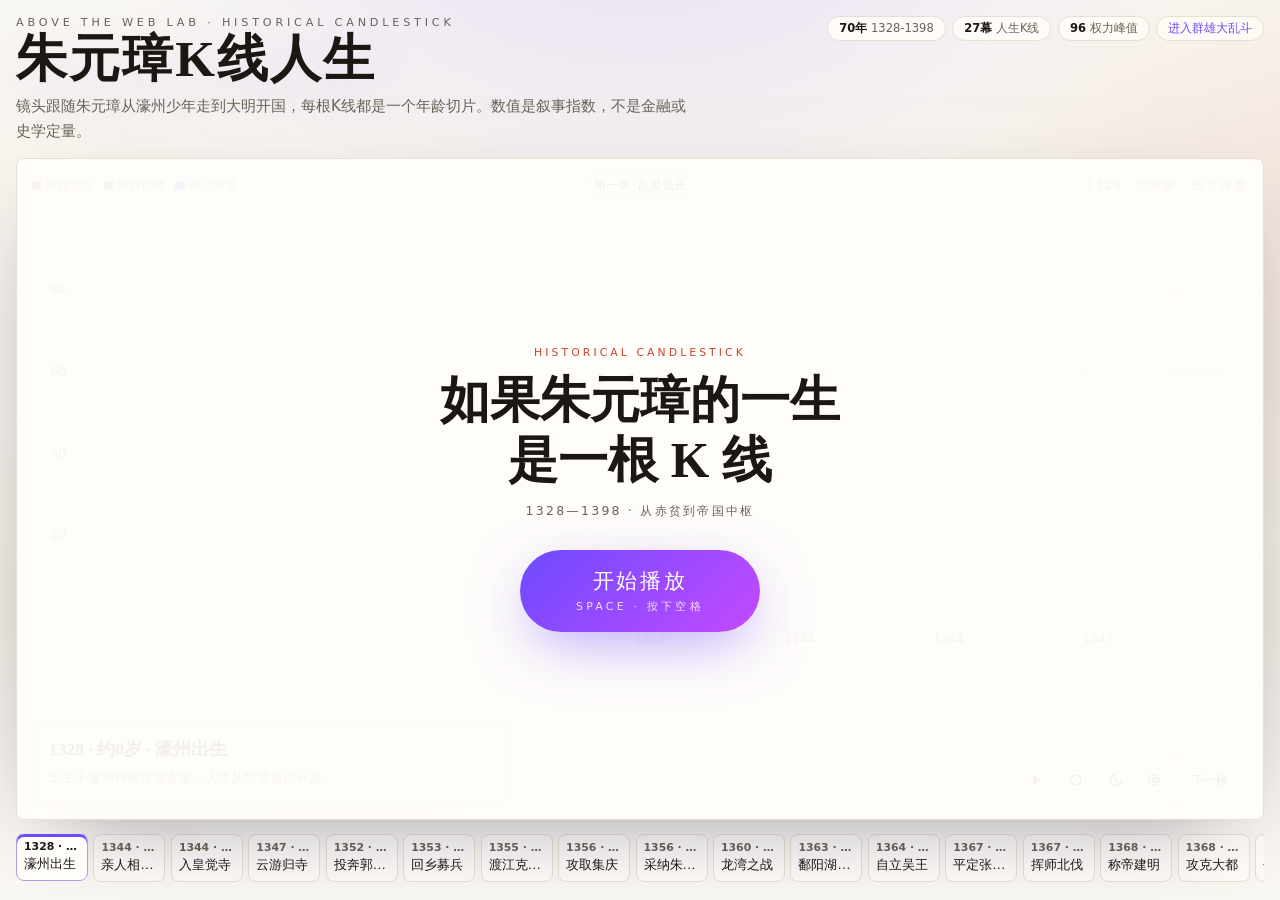
<file: apps/zhuyuanzhang-kline/index.html>
<!doctype html>
<html lang="zh-CN">
<head>
  <meta charset="utf-8" />
  <meta name="viewport" content="width=device-width, initial-scale=1, viewport-fit=cover" />
  <title>朱元璋K线人生 | Above the Web</title>
  <style>
    :root {
      --paper: #faf8f3;
      --paper-2: #fffdfa;
      --paper-3: #f1ece2;
      --ink: #1b1813;
      --ink-soft: #6b6357;
      --line: #e7dfd0;
      --accent: #6d4aff;
      --accent-2: #c44aff;
      --accent-soft: #efeaff;
      --cinnabar: #c84630;
      --cinnabar-soft: #fae7df;
      --jade: #3f7f68;
      --gold: #b9852d;
      --shadow: 30, 24, 60;
      --grid-line: 27, 24, 19;
      --glow-1: 109, 74, 255;
      --glow-2: 200, 70, 48;
      --serif: "Songti SC", "Noto Serif SC", Georgia, "Times New Roman", serif;
      --sans: "PingFang SC", "Noto Sans SC", -apple-system, BlinkMacSystemFont, "Segoe UI", system-ui, sans-serif;
    }

    * { box-sizing: border-box; }
    html, body { min-height: 100%; }
    body {
      margin: 0;
      background:
        radial-gradient(52rem 34rem at 50% -11rem, rgba(var(--glow-1), .18), transparent 72%),
        radial-gradient(42rem 30rem at 106% 24%, rgba(var(--glow-2), .10), transparent 68%),
        linear-gradient(180deg, var(--paper), var(--paper-3) 68%, var(--paper));
      color: var(--ink);
      font-family: var(--sans);
      -webkit-font-smoothing: antialiased;
      text-rendering: optimizeLegibility;
      overflow: hidden;
    }

    body.is-plain { background: var(--paper); }
    body.is-plain .stage {
      background: var(--paper-2);
      box-shadow: none;
    }

    button, input { font: inherit; }
    button { color: inherit; }

    .app {
      height: 100dvh;
      min-height: 560px;
      padding: max(1rem, env(safe-area-inset-top)) max(1rem, env(safe-area-inset-right)) max(1rem, env(safe-area-inset-bottom)) max(1rem, env(safe-area-inset-left));
      display: grid;
      grid-template-rows: auto minmax(0, 1fr) auto;
      gap: .85rem;
    }

    .topbar {
      display: grid;
      grid-template-columns: minmax(0, 1fr) auto;
      gap: 1rem;
      align-items: start;
      max-width: 92rem;
      width: 100%;
      margin: 0 auto;
    }

    .kicker {
      margin: 0 0 .18rem;
      color: var(--ink-soft);
      font-size: .7rem;
      letter-spacing: .34em;
      text-transform: uppercase;
    }

    h1 {
      margin: 0;
      font-family: var(--serif);
      font-size: 3.2rem;
      line-height: 1.06;
      letter-spacing: .04em;
      text-shadow: 0 20px 60px rgba(var(--glow-1), .18);
    }

    .subtitle {
      margin: .46rem 0 0;
      max-width: 42rem;
      color: var(--ink-soft);
      font-size: .94rem;
      line-height: 1.7;
    }

    .meta {
      display: grid;
      grid-template-columns: repeat(4, auto);
      gap: .42rem;
      justify-content: end;
    }

    .badge {
      border: 1px solid var(--line);
      border-radius: 999px;
      padding: .24rem .68rem;
      background: color-mix(in srgb, var(--paper-2) 86%, transparent);
      color: var(--ink-soft);
      font-size: .72rem;
      white-space: nowrap;
      box-shadow: 0 12px 34px -28px rgba(var(--shadow), .42);
    }

    .badge strong { color: var(--ink); font-weight: 600; }

    .arena-link {
      color: var(--accent);
      text-decoration: none;
      transition: border-color .2s ease, background .2s ease;
    }

    .arena-link:hover {
      border-color: color-mix(in srgb, var(--accent) 48%, var(--line));
      background: var(--accent-soft);
    }

    .stage {
      position: relative;
      min-height: 0;
      max-width: 92rem;
      width: 100%;
      margin: 0 auto;
      border: 1px solid var(--line);
      border-radius: 8px;
      overflow: hidden;
      background:
        linear-gradient(rgba(var(--grid-line), .05) 1px, transparent 1px),
        linear-gradient(90deg, rgba(var(--grid-line), .05) 1px, transparent 1px),
        color-mix(in srgb, var(--paper-2) 88%, transparent);
      background-size: 100% 20%, 7.14% 100%, auto;
      box-shadow: 0 28px 90px -44px rgba(var(--shadow), .55);
    }

    canvas {
      width: 100%;
      height: calc(100% - 7rem);
      display: block;
    }

    .chart-caption {
      position: absolute;
      top: .9rem;
      left: .95rem;
      right: .95rem;
      display: grid;
      grid-template-columns: 1fr auto 1fr;
      align-items: center;
      gap: .8rem;
      pointer-events: none;
    }

    .chapter-badge {
      justify-self: center;
      padding: .24rem .62rem;
      border: 1px solid color-mix(in srgb, var(--gold) 38%, var(--line));
      border-radius: 999px;
      color: var(--ink);
      background: color-mix(in srgb, var(--paper-2) 86%, transparent);
      font-family: var(--serif);
      font-size: .72rem;
      white-space: nowrap;
      transition: opacity .24s ease, transform .24s ease;
    }

    .legend {
      display: flex;
      align-items: center;
      gap: .62rem;
      flex-wrap: wrap;
      color: var(--ink-soft);
      font-size: .72rem;
    }

    .legend span { white-space: nowrap; }
    .legend i {
      display: inline-block;
      width: .58rem;
      height: .58rem;
      border-radius: 2px;
      margin-right: .28rem;
      vertical-align: -1px;
    }

    .legend .up { background: var(--cinnabar); }
    .legend .down { background: var(--jade); }
    .legend .line { background: var(--accent); }

    .phase {
      justify-self: end;
      color: var(--ink-soft);
      font-size: .72rem;
      letter-spacing: .16em;
      text-transform: uppercase;
      white-space: nowrap;
    }

    .opening {
      position: absolute;
      inset: 0;
      z-index: 4;
      display: grid;
      place-content: center;
      justify-items: center;
      gap: .72rem;
      padding: 2rem;
      text-align: center;
      background: color-mix(in srgb, var(--paper-2) 94%, transparent);
      transition: opacity .42s cubic-bezier(.22, 1, .36, 1), visibility .42s;
    }

    .opening.is-hidden {
      opacity: 0;
      visibility: hidden;
      pointer-events: none;
    }

    .opening-mark {
      color: var(--cinnabar);
      font-size: .68rem;
      letter-spacing: .28em;
    }

    .opening strong {
      max-width: 18em;
      font-family: var(--serif);
      font-size: 3.1rem;
      line-height: 1.22;
      font-weight: 600;
    }

    .opening-sub {
      color: var(--ink-soft);
      font-size: .78rem;
      letter-spacing: .18em;
    }

    .start-btn {
      margin-top: 1.15rem;
      display: grid;
      justify-items: center;
      gap: .3rem;
      min-width: 15rem;
      border: 0;
      border-radius: 999px;
      padding: 1.02rem 2.9rem 1.12rem;
      background: linear-gradient(135deg, var(--accent), var(--accent-2));
      color: #fff;
      font-family: var(--serif);
      font-size: 1.34rem;
      letter-spacing: .12em;
      cursor: pointer;
      box-shadow: 0 18px 60px -12px rgba(var(--glow-1), .55);
      animation: startPulse 2.1s cubic-bezier(.45, 0, .55, 1) infinite;
      transition: transform .18s ease, box-shadow .18s ease;
    }

    .start-btn:hover,
    .start-btn:focus-visible {
      transform: scale(1.045);
      box-shadow: 0 22px 72px -10px rgba(var(--glow-1), .68);
    }

    .start-btn em {
      font-family: var(--sans);
      font-style: normal;
      font-size: .68rem;
      letter-spacing: .3em;
      opacity: .82;
    }

    @keyframes startPulse {
      0%, 100% { box-shadow: 0 18px 60px -12px rgba(var(--glow-1), .55); transform: scale(1); }
      50% { box-shadow: 0 20px 78px -8px rgba(var(--glow-1), .8); transform: scale(1.018); }
    }

    .review-popover {
      position: absolute;
      left: 50%;
      top: 45%;
      z-index: 3;
      width: min(26rem, calc(100% - 2rem));
      padding: .86rem 1rem .92rem;
      border: 1px solid color-mix(in srgb, var(--gold) 56%, var(--line));
      border-radius: 8px;
      background: color-mix(in srgb, var(--paper-2) 94%, transparent);
      box-shadow: 0 24px 70px -34px rgba(var(--shadow), .62);
      backdrop-filter: blur(12px);
      opacity: 0;
      visibility: hidden;
      pointer-events: none;
      transform: translate(-50%, -40%) scale(.96);
      transition:
        opacity .28s cubic-bezier(.22, 1, .36, 1),
        transform .34s cubic-bezier(.22, 1, .36, 1),
        visibility .28s;
    }

    .review-popover.is-visible {
      opacity: 1;
      visibility: visible;
      transform: translate(-50%, -50%) scale(1);
    }

    .review-kicker {
      display: block;
      margin-bottom: .3rem;
      color: var(--cinnabar);
      font-size: .66rem;
      letter-spacing: .18em;
    }

    .review-popover strong {
      display: block;
      font-family: var(--serif);
      font-size: 1.16rem;
      line-height: 1.4;
    }

    .review-popover p {
      margin: .32rem 0 0;
      color: var(--ink-soft);
      font-size: .82rem;
      line-height: 1.58;
    }

    .resume-hint {
      display: none;
      margin-top: .55rem;
      padding-top: .5rem;
      border-top: 1px dashed color-mix(in srgb, var(--gold) 45%, var(--line));
      color: var(--accent);
      font-size: .72rem;
      letter-spacing: .22em;
    }

    .review-popover.is-waiting {
      pointer-events: auto;
      cursor: pointer;
    }

    .review-popover.is-waiting .resume-hint {
      display: block;
      animation: hintBlink 1.6s ease-in-out infinite;
    }

    @keyframes hintBlink {
      0%, 100% { opacity: 1; }
      50% { opacity: .45; }
    }

    .event-card {
      position: absolute;
      left: .95rem;
      bottom: .95rem;
      width: min(30rem, calc(100% - 1.9rem));
      border: 1px solid color-mix(in srgb, var(--accent) 35%, var(--line));
      border-radius: 8px;
      padding: .88rem .98rem;
      background: color-mix(in srgb, var(--paper-2) 93%, transparent);
      box-shadow: 0 18px 54px -34px rgba(var(--shadow), .58);
      backdrop-filter: blur(10px);
    }

    .event-card strong {
      display: block;
      font-family: var(--serif);
      font-size: 1.1rem;
      line-height: 1.35;
    }

    .event-card span {
      display: block;
      margin-top: .28rem;
      color: var(--ink-soft);
      font-size: .84rem;
      line-height: 1.65;
    }

    .controls {
      position: absolute;
      right: .95rem;
      bottom: .95rem;
      display: flex;
      align-items: center;
      gap: .48rem;
      padding: .42rem;
      border: 1px solid var(--line);
      border-radius: 999px;
      background: color-mix(in srgb, var(--paper-2) 92%, transparent);
      box-shadow: 0 18px 48px -34px rgba(var(--shadow), .48);
      backdrop-filter: blur(10px);
      transition: opacity .22s ease, transform .22s ease;
    }

    .stage.is-playing .controls {
      opacity: .28;
      transform: translateY(2px);
    }

    .stage.is-playing .controls:hover,
    .stage.is-playing .controls:focus-within {
      opacity: 1;
      transform: translateY(0);
    }

    .icon-btn,
    .text-btn {
      border: 1px solid transparent;
      background: transparent;
      cursor: pointer;
      transition: background .15s ease, color .15s ease, transform .15s ease;
    }

    .icon-btn {
      width: 2rem;
      height: 2rem;
      border-radius: 999px;
      display: grid;
      place-items: center;
      padding: 0;
    }

    .text-btn {
      min-height: 2rem;
      border-radius: 999px;
      padding: .28rem .72rem;
      font-size: .78rem;
      white-space: nowrap;
    }

    .icon-btn:hover,
    .text-btn:hover {
      background: var(--accent-soft);
      color: var(--accent);
      transform: translateY(-1px);
    }

    .icon {
      width: 1rem;
      height: 1rem;
      display: block;
    }

    .settings-dialog {
      width: min(29rem, calc(100vw - 2rem));
      max-height: calc(100dvh - 2rem);
      overflow: auto;
      border: 1px solid var(--line);
      border-radius: 8px;
      padding: 0;
      color: var(--ink);
      background: color-mix(in srgb, var(--paper-2) 96%, transparent);
      box-shadow: 0 28px 90px -32px rgba(var(--shadow), .56);
    }

    .settings-dialog::backdrop {
      background: rgba(var(--shadow), .38);
      backdrop-filter: blur(5px);
    }

    .settings-head,
    .settings-foot {
      display: flex;
      align-items: center;
      justify-content: space-between;
      gap: 1rem;
      padding: .85rem 1rem;
    }

    .settings-head { border-bottom: 1px solid var(--line); }
    .settings-foot { border-top: 1px solid var(--line); }
    .settings-head strong { font-family: var(--serif); font-size: 1.05rem; }

    .settings-body {
      display: grid;
      gap: 1rem;
      padding: 1rem;
    }

    .setting-row {
      display: grid;
      grid-template-columns: minmax(0, 1fr) auto;
      align-items: center;
      gap: .7rem 1rem;
    }

    .setting-row label,
    .setting-title { font-size: .82rem; color: var(--ink); }
    .setting-title { margin: 0 0 .5rem; }
    .setting-value { color: var(--ink-soft); font-size: .75rem; font-variant-numeric: tabular-nums; }

    .setting-row input[type="range"] {
      grid-column: 1 / -1;
      width: 100%;
      accent-color: var(--accent);
    }

    .setting-toggle {
      display: flex;
      align-items: center;
      justify-content: space-between;
      gap: 1rem;
      font-size: .82rem;
    }

    .setting-toggle input { accent-color: var(--accent); width: 1rem; height: 1rem; }

    .palette-options {
      display: grid;
      grid-template-columns: repeat(4, minmax(0, 1fr));
      gap: .45rem;
    }

    @media (max-width: 640px) {
      .palette-options { grid-template-columns: repeat(2, minmax(0, 1fr)); }
    }

    .palette-btn {
      min-width: 0;
      border: 1px solid var(--line);
      border-radius: 6px;
      padding: .58rem .48rem;
      background: var(--paper-2);
      cursor: pointer;
      font-size: .74rem;
    }

    .palette-btn[aria-pressed="true"] {
      border-color: var(--accent);
      box-shadow: inset 0 -2px 0 var(--accent);
    }

    .swatches {
      display: flex;
      justify-content: center;
      gap: .22rem;
      margin-bottom: .34rem;
    }

    .swatches i { width: .75rem; height: .75rem; border-radius: 50%; }
    .palette-btn[data-palette="above"] .swatches i:nth-child(1) { background: #6d4aff; }
    .palette-btn[data-palette="above"] .swatches i:nth-child(2) { background: #c84630; }
    .palette-btn[data-palette="above"] .swatches i:nth-child(3) { background: #3f7f68; }
    .palette-btn[data-palette="palace"] .swatches i:nth-child(1) { background: #a43d2f; }
    .palette-btn[data-palette="palace"] .swatches i:nth-child(2) { background: #bd842f; }
    .palette-btn[data-palette="palace"] .swatches i:nth-child(3) { background: #4d725c; }
    .palette-btn[data-palette="ink"] .swatches i:nth-child(1) { background: #315f63; }
    .palette-btn[data-palette="ink"] .swatches i:nth-child(2) { background: #b84b3b; }
    .palette-btn[data-palette="ink"] .swatches i:nth-child(3) { background: #b38a42; }
    .palette-btn[data-palette="night"] { background: #151827; color: #f0ead9; border-color: #2b2e3e; }
    .palette-btn[data-palette="night"] .swatches i:nth-child(1) { background: #9d7bff; }
    .palette-btn[data-palette="night"] .swatches i:nth-child(2) { background: #ff6b4a; }
    .palette-btn[data-palette="night"] .swatches i:nth-child(3) { background: #3fd08f; }

    .timeline {
      max-width: 92rem;
      width: 100%;
      margin: 0 auto;
      display: flex;
      gap: .34rem;
      overflow-x: auto;
      padding-bottom: .14rem;
      scrollbar-width: none;
    }

    .timeline::-webkit-scrollbar { display: none; }

    .event-button {
      flex: 0 0 clamp(4.5rem, 5.2vw, 5.9rem);
      min-width: 0;
      border: 1px solid var(--line);
      border-radius: 8px;
      padding: .42rem .44rem;
      background: color-mix(in srgb, var(--paper-2) 82%, transparent);
      cursor: pointer;
      color: var(--ink-soft);
      text-align: left;
      transition: border-color .22s ease, background .22s ease, color .22s ease, transform .22s ease, box-shadow .22s ease;
    }

    .event-button:hover,
    .event-button.is-active {
      color: var(--ink);
      background: var(--paper-2);
      border-color: color-mix(in srgb, var(--accent) 45%, var(--line));
      transform: translateY(-1px);
    }

    .event-button.is-active {
      box-shadow: inset 0 3px 0 var(--accent);
    }

    .event-button b,
    .event-button span {
      display: block;
      overflow: hidden;
      text-overflow: ellipsis;
      white-space: nowrap;
    }

    .event-button b {
      font-size: .68rem;
      font-variant-numeric: tabular-nums;
      font-weight: 600;
      color: currentColor;
    }

    .event-button span {
      margin-top: .04rem;
      font-family: var(--serif);
      font-size: .82rem;
      color: var(--ink);
    }

    .sr-only {
      position: absolute;
      width: 1px;
      height: 1px;
      padding: 0;
      margin: -1px;
      overflow: hidden;
      clip: rect(0, 0, 0, 0);
      white-space: nowrap;
      border: 0;
    }

    @media (max-width: 980px) {
      .app {
        min-height: 100dvh;
        height: 100dvh;
        grid-template-rows: auto minmax(0, 1fr) auto;
      }

      .topbar {
        grid-template-columns: 1fr;
        gap: .65rem;
      }

      h1 { font-size: 2.4rem; }

      .meta {
        justify-content: start;
        grid-template-columns: repeat(4, max-content);
        overflow-x: auto;
        padding-bottom: .05rem;
      }

      .timeline {
        display: flex;
      }

      .event-button {
        flex: 0 0 7rem;
        scroll-snap-align: start;
      }
    }

    @media (max-width: 640px) {
      .app {
        min-height: 100dvh;
        padding: .78rem;
        gap: .6rem;
        grid-template-rows: auto minmax(0, 1fr) 3.45rem;
      }

      .kicker { font-size: .62rem; letter-spacing: .24em; }
      h1 { font-size: 1.9rem; }
      .opening strong { font-size: 1.82rem; }
      .review-popover { top: 42%; }
      .review-popover strong { font-size: 1.04rem; }
      .review-popover p { font-size: .76rem; line-height: 1.5; }
      .subtitle { display: none; }
      .meta { grid-template-columns: repeat(3, max-content); }
      .meta .badge:nth-child(3) { display: none; }
      .badge { font-size: .66rem; padding: .18rem .52rem; }

      .chart-caption {
        top: .62rem;
        left: .65rem;
        right: .65rem;
        grid-template-columns: 1fr auto;
        align-items: start;
      }

      canvas { height: calc(100% - 9rem); }

      .phase { display: none; }
      .chapter-badge { justify-self: end; font-size: .66rem; }
      .legend { max-width: 10rem; gap: .36rem; font-size: .62rem; }
      .legend span:nth-child(3) { display: none; }

      .event-card {
        left: .65rem;
        right: .65rem;
        bottom: 3.8rem;
        width: auto;
        padding: .68rem .76rem;
      }

      .event-card span {
        font-size: .76rem;
        line-height: 1.5;
        display: -webkit-box;
        line-clamp: 2;
        -webkit-line-clamp: 2;
        -webkit-box-orient: vertical;
        overflow: hidden;
      }

      .controls {
        left: .65rem;
        right: .65rem;
        bottom: .65rem;
        justify-content: space-between;
        border-radius: 8px;
      }

      .text-btn {
        flex: 1;
        text-align: center;
      }

      .event-button {
        flex-basis: 5.9rem;
        padding: .38rem .42rem;
      }

      .event-button span { font-size: .76rem; }
    }

    @media (max-width: 390px) {
      .subtitle {
        display: -webkit-box;
        line-clamp: 2;
        -webkit-line-clamp: 2;
        -webkit-box-orient: vertical;
        overflow: hidden;
      }

      .app {
        padding: .62rem;
        grid-template-rows: auto minmax(0, 1fr) 3.3rem;
      }

      .legend span:nth-child(2) { display: none; }
      .event-card { bottom: 3.55rem; }
      .event-card span {
        line-clamp: 1;
        -webkit-line-clamp: 1;
      }
      .icon-btn { width: 1.88rem; height: 1.88rem; }
      canvas { height: calc(100% - 8rem); }
    }

    @media (prefers-reduced-motion: reduce) {
      .icon-btn,
      .text-btn,
      .event-button,
      .review-popover { transition: none; }
      .start-btn { animation: none; }
      .review-popover.is-waiting .resume-hint { animation: none; }
    }
  </style>
</head>
<body>
  <main class="app">
    <header class="topbar">
      <div>
        <p class="kicker">Above the Web Lab · Historical Candlestick</p>
        <h1>朱元璋K线人生</h1>
        <p class="subtitle">镜头跟随朱元璋从濠州少年走到大明开国，每根K线都是一个年龄切片。数值是叙事指数，不是金融或史学定量。</p>
      </div>
      <div class="meta" aria-label="关键指标">
        <span class="badge"><strong>70年</strong> 1328-1398</span>
        <span class="badge"><strong>27幕</strong> 人生K线</span>
        <span class="badge"><strong>96</strong> 权力峰值</span>
        <a class="badge arena-link" href="../historical-kline-battle/">进入群雄大乱斗</a>
      </div>
    </header>

    <section class="stage" aria-label="朱元璋一生叙事K线图">
      <h2 class="sr-only">朱元璋一生叙事K线图</h2>
      <div class="opening" id="opening" aria-hidden="true">
        <span class="opening-mark">HISTORICAL CANDLESTICK</span>
        <strong>如果朱元璋的一生<br />是一根 K 线</strong>
        <span class="opening-sub">1328—1398 · 从赤贫到帝国中枢</span>
        <button class="start-btn" id="startBtn" type="button">开始播放<em>SPACE · 按下空格</em></button>
      </div>
      <aside class="review-popover" id="reviewPopover" role="status" aria-live="polite">
        <span class="review-kicker" id="reviewKicker">阶段回望</span>
        <strong id="reviewTitle">第一章 · 乱世低开</strong>
        <p id="reviewSummary">灾荒夺走家庭，寺院与云游让一个赤贫少年看见真实天下。</p>
        <span class="resume-hint" id="resumeHint">␣ 按空格 · 继续下一章</span>
      </aside>
      <canvas id="chart" aria-label="红色上行、绿色回撤、紫色均线和金色冲击量组成的朱元璋一生K线图"></canvas>
      <div class="chart-caption">
        <div class="legend" aria-label="图例">
          <span><i class="up"></i>阶段抬升</span>
          <span><i class="down"></i>阶段回撤</span>
          <span><i class="line"></i>命运轨迹</span>
        </div>
        <span class="chapter-badge" id="chapterLabel">第一章 · 乱世低开</span>
        <span class="phase" id="phaseLabel">1328 · 低位开盘</span>
      </div>
      <div class="event-card" id="eventCard">
        <strong>1328 · 约0岁 · 濠州出生</strong>
        <span>人生低开，背景是灾荒、贫困与元末社会失序。</span>
      </div>
      <div class="controls" aria-label="播放控制">
        <button class="icon-btn" id="playBtn" aria-label="播放或暂停">
          <svg class="icon" viewBox="0 0 24 24" fill="none" aria-hidden="true"><path d="M8 5v14l11-7-11-7Z" fill="currentColor"/></svg>
        </button>
        <button class="icon-btn" id="resetBtn" aria-label="重播">
          <svg class="icon" viewBox="0 0 24 24" fill="none" aria-hidden="true"><path d="M4.5 12a7.5 7.5 0 1 0 2.2-5.3M4.5 4.5v5h5" stroke="currentColor" stroke-width="1.8" stroke-linecap="round" stroke-linejoin="round"/></svg>
        </button>
        <button class="icon-btn" id="darkBtn" aria-label="切换暗色调" aria-pressed="false">
          <svg class="icon" viewBox="0 0 24 24" fill="none" aria-hidden="true"><path d="M20 14.5A8.5 8.5 0 0 1 9.5 4a8.5 8.5 0 1 0 10.5 10.5Z" stroke="currentColor" stroke-width="1.7" stroke-linejoin="round"/></svg>
        </button>
        <button class="icon-btn" id="settingsBtn" aria-label="调整播放与外观" aria-haspopup="dialog" aria-expanded="false">
          <svg class="icon" viewBox="0 0 24 24" fill="none" aria-hidden="true"><path d="M12 8.5a3.5 3.5 0 1 0 0 7 3.5 3.5 0 0 0 0-7Z" stroke="currentColor" stroke-width="1.7"/><path d="M19 13.2v-2.4l-2.1-.7a7 7 0 0 0-.6-1.4l1-2-1.7-1.7-2 1a7 7 0 0 0-1.4-.6L11.5 3h-2.4l-.7 2.1a7 7 0 0 0-1.4.6l-2-1-1.7 1.7 1 2a7 7 0 0 0-.6 1.4l-2.1.7v2.4l2.1.7a7 7 0 0 0 .6 1.4l-1 2 1.7 1.7 2-1a7 7 0 0 0 1.4.6l.7 2.1h2.4l.7-2.1a7 7 0 0 0 1.4-.6l2 1 1.7-1.7-1-2a7 7 0 0 0 .6-1.4l2.1-.7Z" stroke="currentColor" stroke-width="1.5" stroke-linejoin="round"/></svg>
        </button>
        <button class="text-btn" id="nextBtn">下一根</button>
      </div>
    </section>

    <dialog class="settings-dialog" id="settingsDialog" aria-labelledby="settingsTitle">
      <div class="settings-head">
        <strong id="settingsTitle">播放与外观</strong>
        <button class="icon-btn" id="closeSettingsBtn" aria-label="关闭设置">
          <svg class="icon" viewBox="0 0 24 24" fill="none" aria-hidden="true"><path d="m6 6 12 12M18 6 6 18" stroke="currentColor" stroke-width="1.8" stroke-linecap="round"/></svg>
        </button>
      </div>
      <div class="settings-body">
        <div class="setting-row">
          <label for="speedInput">播放速度</label>
          <output class="setting-value" id="speedValue" for="speedInput">1.3×</output>
          <input id="speedInput" type="range" min="0.5" max="2" step="0.1" value="1.3" />
        </div>
        <div class="setting-row">
          <label for="zoomInput">镜头特写</label>
          <output class="setting-value" id="zoomValue" for="zoomInput">100%</output>
          <input id="zoomInput" type="range" min="0.5" max="1.5" step="0.1" value="1" />
        </div>
        <label class="setting-toggle" for="backgroundInput">
          <span>背景纹理</span>
          <input id="backgroundInput" type="checkbox" checked />
        </label>
        <label class="setting-toggle" for="bandInput">
          <span>波动区间底色</span>
          <input id="bandInput" type="checkbox" />
        </label>
        <label class="setting-toggle" for="glowInput">
          <span>轨迹光点</span>
          <input id="glowInput" type="checkbox" checked />
        </label>
        <label class="setting-toggle" for="soundInput">
          <span>节点声音</span>
          <input id="soundInput" type="checkbox" />
        </label>
        <div>
          <p class="setting-title">配色方案</p>
          <div class="palette-options" aria-label="配色方案">
            <button class="palette-btn" type="button" data-palette="above" aria-pressed="true"><span class="swatches"><i></i><i></i><i></i></span>暮山紫</button>
            <button class="palette-btn" type="button" data-palette="palace" aria-pressed="false"><span class="swatches"><i></i><i></i><i></i></span>宫墙朱</button>
            <button class="palette-btn" type="button" data-palette="ink" aria-pressed="false"><span class="swatches"><i></i><i></i><i></i></span>山水墨</button>
            <button class="palette-btn" type="button" data-palette="night" aria-pressed="false"><span class="swatches"><i></i><i></i><i></i></span>暗夜盘</button>
          </div>
        </div>
      </div>
      <div class="settings-foot">
        <span class="setting-value">调整即时生效</span>
        <button class="text-btn" id="resetSettingsBtn" type="button">恢复默认</button>
      </div>
    </dialog>

    <nav class="timeline" id="timeline" aria-label="历史节点"></nav>
  </main>

  <script>
    const candles = [
      { year: 1328, age: 0, title: '濠州出生', open: 18, high: 24, low: 12, close: 16, volume: 20, phase: '低位开盘', note: '出生于濠州钟离贫苦农家，人生从乱世低位开盘。' },
      { year: 1344, age: 16, title: '亲人相继去世', open: 16, high: 18, low: 7, close: 9, volume: 78, phase: '深度回撤', note: '灾荒与疫病击穿家庭，生存压力跌至谷底。' },
      { year: 1344, age: 16, title: '入皇觉寺', open: 9, high: 15, low: 8, close: 13, volume: 42, phase: '低位求生', note: '孤无所依，进入皇觉寺为僧，获得短暂栖身之所。' },
      { year: 1347, age: 19, title: '云游归寺', open: 13, high: 20, low: 10, close: 18, volume: 36, phase: '底部蓄势', note: '托钵云游后重返寺院，对民间疾苦与地理人情有了切身认识。' },
      { year: 1352, age: 24, title: '投奔郭子兴', open: 18, high: 34, low: 14, close: 31, volume: 82, phase: '放量突破', note: '加入郭子兴部，从被动求生转入乱世博弈。' },
      { year: 1353, age: 25, title: '回乡募兵', open: 31, high: 40, low: 27, close: 38, volume: 68, phase: '自成一军', note: '返回故里招兵买马，开始建立自己的核心队伍。' },
      { year: 1355, age: 27, title: '渡江克太平', open: 38, high: 49, low: 34, close: 46, volume: 74, phase: '渡江上攻', note: '渡过长江攻取太平，战略视野从淮西推向江南。' },
      { year: 1356, age: 28, title: '攻取集庆', open: 46, high: 58, low: 41, close: 55, volume: 88, phase: '根基成形', note: '攻克集庆并改为应天府，终于拥有稳定根据地。' },
      { year: 1356, age: 28, title: '采纳朱升之策', open: 55, high: 61, low: 49, close: 58, volume: 57, phase: '积粮缓进', note: '以“高筑墙、广积粮、缓称王”收束锋芒，积蓄长期优势。' },
      { year: 1360, age: 32, title: '龙湾之战', open: 58, high: 68, low: 47, close: 64, volume: 84, phase: '承压反攻', note: '击退陈友谅大军，把都城危机转化为战略主动。' },
      { year: 1363, age: 35, title: '鄱阳湖决战', open: 64, high: 79, low: 51, close: 76, volume: 100, phase: '巨量决战', note: '在高波动决战中击败陈友谅，南方格局被重新定价。' },
      { year: 1364, age: 36, title: '自立吴王', open: 76, high: 83, low: 70, close: 80, volume: 66, phase: '王权确立', note: '建立百司官属，从军事集团迈向准国家政权。' },
      { year: 1367, age: 39, title: '平定张士诚', open: 80, high: 88, low: 73, close: 86, volume: 79, phase: '东线收官', note: '攻破平江，主要割据对手相继退出牌局。' },
      { year: 1367, age: 39, title: '挥师北伐', open: 86, high: 91, low: 80, close: 89, volume: 86, phase: '北伐启动', note: '命徐达、常遇春北伐中原，统一进程进入最后阶段。' },
      { year: 1368, age: 40, title: '称帝建明', open: 89, high: 96, low: 84, close: 94, volume: 100, phase: '权力峰值', note: '在应天即皇帝位，国号大明，建元洪武。' },
      { year: 1368, age: 40, title: '攻克大都', open: 94, high: 96, low: 87, close: 92, volume: 91, phase: '北方易主', note: '明军攻克大都，元朝在中原的统治结束。' },
      { year: 1370, age: 42, title: '分封诸王', open: 92, high: 95, low: 84, close: 89, volume: 58, phase: '高位建制', note: '以宗室分封拱卫边陲，也埋下未来藩权张力。' },
      { year: 1372, age: 44, title: '北伐受挫', open: 89, high: 92, low: 75, close: 81, volume: 76, phase: '高位回撤', note: '深入漠北的军事行动受挫，统一之后仍有边疆压力。' },
      { year: 1376, age: 48, title: '重整地方行政', open: 81, high: 88, low: 78, close: 86, volume: 52, phase: '制度修复', note: '调整地方行政体系，中央对地方的控制进一步制度化。' },
      { year: 1378, age: 50, title: '定应天为京师', open: 86, high: 91, low: 82, close: 88, volume: 45, phase: '中枢落定', note: '正式确定应天的京师地位，王朝中枢稳定下来。' },
      { year: 1380, age: 52, title: '胡惟庸案', open: 88, high: 93, low: 69, close: 78, volume: 96, phase: '制度剧震', note: '废中书省与丞相，六部直隶皇帝，权力空前集中。' },
      { year: 1381, age: 53, title: '推行黄册里甲', open: 78, high: 87, low: 74, close: 84, volume: 63, phase: '治理反弹', note: '户籍、赋役与基层组织被纳入更严密的国家治理。' },
      { year: 1382, age: 54, title: '设置锦衣卫', open: 84, high: 91, low: 78, close: 88, volume: 83, phase: '控制上扬', note: '皇帝直接掌控侦缉刑狱，安全感与紧张感同时升高。' },
      { year: 1387, age: 59, title: '普丈土地', open: 88, high: 92, low: 82, close: 89, volume: 59, phase: '财赋定盘', note: '普遍丈量土地并编制鱼鳞图册，国家财赋底盘更加清晰。' },
      { year: 1390, age: 62, title: '李善长案', open: 89, high: 91, low: 68, close: 77, volume: 90, phase: '信任下行', note: '胡案牵连继续扩大，功臣集团与皇权的信任彻底破裂。' },
      { year: 1392, age: 64, title: '太子朱标去世', open: 77, high: 80, low: 57, close: 62, volume: 88, phase: '继承冲击', note: '长期培养的继承人突然离世，帝国未来出现巨大缺口。' },
      { year: 1398, age: 70, title: '病逝南京', open: 62, high: 66, low: 46, close: 52, volume: 64, phase: '一生收盘', note: '在位三十一年后病逝，留下统一王朝与高度集权的制度遗产。' }
    ];

    const canvas = document.getElementById('chart');
    const ctx = canvas.getContext('2d');
    const stage = document.querySelector('.stage');
    const opening = document.getElementById('opening');
    const reviewPopover = document.getElementById('reviewPopover');
    const reviewKicker = document.getElementById('reviewKicker');
    const reviewTitle = document.getElementById('reviewTitle');
    const reviewSummary = document.getElementById('reviewSummary');
    const timeline = document.getElementById('timeline');
    const eventCard = document.getElementById('eventCard');
    const chapterLabel = document.getElementById('chapterLabel');
    const phaseLabel = document.getElementById('phaseLabel');
    const playBtn = document.getElementById('playBtn');
    const resetBtn = document.getElementById('resetBtn');
    const nextBtn = document.getElementById('nextBtn');
    const settingsBtn = document.getElementById('settingsBtn');
    const darkBtn = document.getElementById('darkBtn');
    const startBtn = document.getElementById('startBtn');
    const resumeHint = document.getElementById('resumeHint');
    const settingsDialog = document.getElementById('settingsDialog');
    const closeSettingsBtn = document.getElementById('closeSettingsBtn');
    const resetSettingsBtn = document.getElementById('resetSettingsBtn');
    const speedInput = document.getElementById('speedInput');
    const speedValue = document.getElementById('speedValue');
    const zoomInput = document.getElementById('zoomInput');
    const zoomValue = document.getElementById('zoomValue');
    const backgroundInput = document.getElementById('backgroundInput');
    const bandInput = document.getElementById('bandInput');
    const glowInput = document.getElementById('glowInput');
    const soundInput = document.getElementById('soundInput');
    const reducedMotion = matchMedia('(prefers-reduced-motion: reduce)').matches;
    const coarsePointer = matchMedia('(pointer: coarse)').matches;
    const CONTINUE_HINT = coarsePointer ? '轻点 · 继续下一章' : '␣ 按空格 · 继续下一章';
    const REPLAY_HINT = coarsePointer ? '轻点 · 重播一生' : '␣ 按空格 · 重播一生';

    const defaultSettings = Object.freeze({ speed: 1.3, zoom: 1, background: true, band: false, glow: true, sound: false, palette: 'above' });
    const settings = { ...defaultSettings };
    const palettes = {
      above: {
        '--paper': '#faf8f3', '--paper-2': '#fffdfa', '--paper-3': '#f1ece2', '--ink': '#1b1813',
        '--ink-soft': '#6b6357', '--line': '#e7dfd0', '--accent': '#6d4aff', '--accent-2': '#c44aff',
        '--accent-soft': '#efeaff', '--cinnabar': '#c84630', '--jade': '#3f7f68', '--gold': '#b9852d',
        '--shadow': '30, 24, 60', '--grid-line': '27, 24, 19', '--glow-1': '109, 74, 255', '--glow-2': '200, 70, 48'
      },
      palace: {
        '--paper': '#fbf7ef', '--paper-2': '#fffaf2', '--paper-3': '#eee4d4', '--ink': '#211712',
        '--ink-soft': '#756258', '--line': '#e5d8c5', '--accent': '#a43d2f', '--accent-2': '#bd842f',
        '--accent-soft': '#f4e2da', '--cinnabar': '#b84230', '--jade': '#4d725c', '--gold': '#bd842f',
        '--shadow': '52, 31, 24', '--grid-line': '33, 23, 18', '--glow-1': '164, 61, 47', '--glow-2': '189, 132, 47'
      },
      ink: {
        '--paper': '#f3f6f3', '--paper-2': '#fbfdfb', '--paper-3': '#e5ebe6', '--ink': '#15201e',
        '--ink-soft': '#596b67', '--line': '#d5dfda', '--accent': '#315f63', '--accent-2': '#b38a42',
        '--accent-soft': '#dfeceb', '--cinnabar': '#b84b3b', '--jade': '#3d7367', '--gold': '#b38a42',
        '--shadow': '20, 41, 39', '--grid-line': '21, 32, 30', '--glow-1': '49, 95, 99', '--glow-2': '179, 138, 66'
      },
      night: {
        '--paper': '#0d0f16', '--paper-2': '#151827', '--paper-3': '#090b11', '--ink': '#f0ead9',
        '--ink-soft': '#9e97a8', '--line': '#2b2e3e', '--accent': '#9d7bff', '--accent-2': '#d76bff',
        '--accent-soft': '#2a2344', '--cinnabar': '#ff6b4a', '--jade': '#3fd08f', '--gold': '#e3aa4f',
        '--shadow': '0, 0, 0', '--grid-line': '240, 234, 217', '--glow-1': '157, 123, 255', '--glow-2': '255, 107, 74'
      }
    };

    let active = 0;
    let progress = 0;
    let playing = false;
    let hasStarted = false;
    let resumeGate = null;
    let awaitingSpace = false;
    let lastLightPalette = 'above';
    let lastTime = 0;
    let dpr = 1;
    let frameId = 0;
    let palette;
    let playbackTime = 0;
    let camera = 0;
    let cameraSpan = NaN;
    let narrativeKey = '';
    let audioContext;

    const LAST_INDEX = candles.length - 1;
    const OPENING_DURATION = 1.55;
    const TRAVEL_DURATION = .56;
    const NODE_REVEAL_DURATION = .26;
    const MINOR_HOLD = .5;
    const MAJOR_HOLD = 1.85;
    const CHAPTER_REVIEW_DURATION = 1.55;
    const FINAL_REVIEW_DURATION = 5.5;
    const MAJOR_NODES = new Set([0, 1, 4, 7, 10, 14, 15, 20, 24, 25, 26]);
    const chapters = [
      { start: 0, end: 3, label: '第一章 · 乱世低开', summary: '灾荒夺走家庭，寺院与云游让一个赤贫少年看见真实天下。' },
      { start: 4, end: 8, label: '第二章 · 义军起势', summary: '从投军、募兵到据有应天，求生者开始拥有自己的基本盘。' },
      { start: 9, end: 15, label: '第三章 · 逐鹿天下', summary: '龙湾承压、鄱阳决战、北伐定局，命运曲线冲上权力峰值。' },
      { start: 16, end: 23, label: '第四章 · 洪武定盘', summary: '统一之后转向制度建设，治理能力与皇权集中同步上行。' },
      { start: 24, end: 26, label: '第五章 · 高位余震', summary: '功臣案与继承危机接连回撤，帝王晚年在高位震荡中收盘。' }
    ];

    function chapterForIndex(index) {
      return chapters.find((chapter) => index >= chapter.start && index <= chapter.end) || chapters[0];
    }

    const playbackSchedule = (() => {
      let cursor = OPENING_DURATION;
      return candles.map((_, index) => {
        const travelStart = index === 0 ? cursor : cursor;
        const arrival = index === 0 ? cursor : cursor + TRAVEL_DURATION;
        const holdEnd = arrival + (MAJOR_NODES.has(index) ? MAJOR_HOLD : MINOR_HOLD);
        const isChapterEnd = chapters.some((chapter) => chapter.end === index) && index !== LAST_INDEX;
        const reviewEnd = holdEnd + (isChapterEnd ? CHAPTER_REVIEW_DURATION : 0);
        cursor = reviewEnd;
        return { travelStart, arrival, holdEnd, reviewEnd, isChapterEnd };
      });
    })();
    const FINAL_REVIEW_START = playbackSchedule[LAST_INDEX].holdEnd;
    const END_TIME = FINAL_REVIEW_START + FINAL_REVIEW_DURATION;
    const chapterGates = playbackSchedule.filter((segment) => segment.isChapterEnd).map((segment) => segment.reviewEnd);

    const movingAverages = candles.map((_, index) => {
      const start = Math.max(0, index - 2);
      let total = 0;
      for (let i = start; i <= index; i++) total += candles[i].close;
      return total / (index - start + 1);
    });

    function css(name) {
      return getComputedStyle(document.documentElement).getPropertyValue(name).trim();
    }

    function readPalette() {
      palette = {
        sans: css('--sans'),
        line: css('--line'),
        inkSoft: css('--ink-soft'),
        jade: css('--jade'),
        cinnabar: css('--cinnabar'),
        accent: css('--accent')
      };
    }

    function applySettings(next = {}) {
      if (!next || typeof next !== 'object') return { ...settings };
      const zoomChanged = 'zoom' in next;
      if ('speed' in next) settings.speed = Math.max(.5, Math.min(2, Number(next.speed) || 1));
      if ('zoom' in next) settings.zoom = Math.max(.5, Math.min(1.5, Number(next.zoom) || 1));
      if ('background' in next) settings.background = Boolean(next.background);
      if ('band' in next) settings.band = Boolean(next.band);
      if ('glow' in next) settings.glow = Boolean(next.glow);
      if ('sound' in next) settings.sound = Boolean(next.sound);
      if (next.palette && palettes[next.palette]) settings.palette = next.palette;
      if (settings.palette !== 'night') lastLightPalette = settings.palette;

      Object.entries(palettes[settings.palette]).forEach(([name, value]) => {
        document.documentElement.style.setProperty(name, value);
      });
      document.body.classList.toggle('is-plain', !settings.background);
      darkBtn.setAttribute('aria-pressed', String(settings.palette === 'night'));

      speedInput.value = String(settings.speed);
      speedValue.textContent = `${settings.speed.toFixed(1)}×`;
      zoomInput.value = String(settings.zoom);
      zoomValue.textContent = `${Math.round(settings.zoom * 100)}%`;
      backgroundInput.checked = settings.background;
      bandInput.checked = settings.band;
      glowInput.checked = settings.glow;
      soundInput.checked = settings.sound;
      document.querySelectorAll('.palette-btn').forEach((button) => {
        button.setAttribute('aria-pressed', String(button.dataset.palette === settings.palette));
      });

      readPalette();
      if (zoomChanged && !narrativeKey.startsWith('review-')) cameraSpan = closeSpanForWidth();
      draw();
      return { ...settings };
    }

    function resetSettings() {
      return applySettings({ ...defaultSettings });
    }

    function resize() {
      const rect = canvas.getBoundingClientRect();
      dpr = Math.max(1, Math.min(2, window.devicePixelRatio || 1));
      canvas.width = Math.max(1, Math.floor(rect.width * dpr));
      canvas.height = Math.max(1, Math.floor(rect.height * dpr));
      ctx.setTransform(dpr, 0, 0, dpr, 0, 0);
      if (!cameraSpan || !Number.isFinite(cameraSpan)) cameraSpan = closeSpanForWidth(rect.width);
      readPalette();
      measureTimeline();
      draw();
    }

    function closeSpanForWidth(width = canvas.clientWidth) {
      const baseSpan = width < 520 ? 4.6 : width < 900 ? 7.4 : 10.6;
      const closeUp = width < 520 ? 1.15 : width < 900 ? 2 : 2.9;
      return Math.max(2.6, baseSpan - closeUp * settings.zoom);
    }

    function xOf(i, plot, viewSpan) {
      return plot.x + plot.w / 2 + (i - camera) * (plot.w / viewSpan);
    }

    function yOf(value, plot) {
      return plot.y + plot.h - (value / 96) * plot.h;
    }

    function clamp01(value) {
      return Math.max(0, Math.min(1, value));
    }

    function smoothstep(value) {
      const t = clamp01(value);
      return t * t * (3 - 2 * t);
    }

    function nodeArrival(index) {
      return playbackSchedule[index]?.arrival ?? 0;
    }

    function nodeReveal(index, extraDelay = 0) {
      return smoothstep((playbackTime - nodeArrival(index) - extraDelay) / NODE_REVEAL_DURATION);
    }

    function motionAt(time) {
      const closeSpan = closeSpanForWidth();
      if (time < OPENING_DURATION) {
        return { progress: 0, active: 0, targetCamera: 0, targetSpan: closeSpan, mode: 'opening' };
      }

      for (let index = 0; index < playbackSchedule.length; index++) {
        const segment = playbackSchedule[index];
        if (index > 0 && time < segment.arrival) {
          const travel = smoothstep((time - segment.travelStart) / TRAVEL_DURATION);
          return {
            progress: index - 1 + travel,
            active: index - 1,
            targetCamera: index - 1 + travel,
            targetSpan: closeSpan,
            mode: 'travel'
          };
        }
        if (time < segment.holdEnd) {
          return { progress: index, active: index, targetCamera: index, targetSpan: closeSpan, mode: 'node' };
        }
        if (time < segment.reviewEnd) {
          const chapter = chapterForIndex(index);
          return {
            progress: index,
            active: index,
            targetCamera: (chapter.start + chapter.end) / 2,
            targetSpan: Math.max(closeSpan, chapter.end - chapter.start + 2.2),
            mode: 'chapter-review',
            chapter
          };
        }
      }

      return {
        progress: LAST_INDEX,
        active: LAST_INDEX,
        targetCamera: LAST_INDEX / 2,
        targetSpan: LAST_INDEX + 2.4,
        mode: 'final-review',
        chapter: chapters[chapters.length - 1]
      };
    }

    function roundedRect(x, y, w, h, r) {
      const radius = Math.min(r, w / 2, h / 2);
      ctx.beginPath();
      ctx.moveTo(x + radius, y);
      ctx.arcTo(x + w, y, x + w, y + h, radius);
      ctx.arcTo(x + w, y + h, x, y + h, radius);
      ctx.arcTo(x, y + h, x, y, radius);
      ctx.arcTo(x, y, x + w, y, radius);
      ctx.closePath();
    }

    function drawLabel(text, x, y, align = 'center') {
      ctx.textAlign = align;
      ctx.fillText(text, x, y);
    }

    function draw() {
      const width = canvas.clientWidth;
      const height = canvas.clientHeight;
      ctx.clearRect(0, 0, width, height);

      const phone = width < 520;
      const plot = {
        x: phone ? 34 : 58,
        y: phone ? 50 : 66,
        w: width - (phone ? 58 : 96),
        h: height - (phone ? 122 : 156)
      };
      plot.h = Math.max(phone ? 110 : 130, plot.h);
      const viewSpan = Number.isFinite(cameraSpan) ? cameraSpan : closeSpanForWidth(width);
      const spacing = plot.w / viewSpan;

      ctx.font = `${phone ? 10 : 12}px ${palette.sans}`;
      ctx.textBaseline = 'middle';
      ctx.strokeStyle = palette.line;
      ctx.fillStyle = palette.inkSoft;
      ctx.lineWidth = 1;

      [20, 40, 60, 80].forEach((tick) => {
        const y = yOf(tick, plot);
        ctx.beginPath();
        ctx.moveTo(plot.x, y);
        ctx.lineTo(plot.x + plot.w, y);
        ctx.stroke();
        drawLabel(tick, plot.x - 9, y, 'right');
      });

      ctx.textAlign = 'center';
      candles.forEach((item, i) => {
        const x = xOf(i, plot, viewSpan);
        if (x < plot.x - 20 || x > plot.x + plot.w + 20) return;
        if (viewSpan > 13) {
          const overviewLabels = phone ? [0, 4, 9, 14, 20, 26] : [0, 3, 4, 8, 9, 15, 16, 23, 24, 26];
          if (!overviewLabels.includes(i)) return;
        }
        drawLabel(String(item.year), x, plot.y + plot.h + 22);
      });

      ctx.save();
      ctx.beginPath();
      ctx.rect(plot.x, 0, plot.w, height);
      ctx.clip();

      if (settings.band) {
        ctx.save();
        ctx.globalAlpha = .10;
        ctx.fillStyle = palette.jade;
        ctx.beginPath();
        candles.forEach((item, i) => {
          const x = xOf(i, plot, viewSpan);
          const y = yOf(item.low, plot);
          if (i === 0) ctx.moveTo(x, y);
          else ctx.lineTo(x, y);
        });
        for (let i = candles.length - 1; i >= 0; i--) {
          ctx.lineTo(xOf(i, plot, viewSpan), yOf(candles[i].high, plot));
        }
        ctx.closePath();
        ctx.fill();
        ctx.restore();
      }

      const volumeBase = height - (phone ? 26 : 34);
      candles.forEach((item, i) => {
        const reveal = nodeReveal(i, .1);
        if (!reveal) return;
        const x = xOf(i, plot, viewSpan);
        const barW = Math.max(5, Math.min(phone ? 13 : 20, spacing * .16));
        const barH = (item.volume / 100) * (phone ? 28 : 46) * reveal;
        ctx.save();
        ctx.globalAlpha = .23;
        ctx.fillStyle = item.close >= item.open ? palette.cinnabar : palette.jade;
        roundedRect(x - barW / 2, volumeBase - barH, barW, barH, 3);
        ctx.fill();
        ctx.restore();
      });

      ctx.strokeStyle = palette.accent;
      ctx.lineWidth = phone ? 1.5 : 2;
      ctx.beginPath();
      const lineProgress = Math.min(LAST_INDEX, progress);
      let headX = xOf(0, plot, viewSpan);
      let headY = yOf(movingAverages[0], plot);
      if (lineProgress >= 0) {
        ctx.moveTo(headX, headY);
        for (let i = 1; i < candles.length; i++) {
          const segment = smoothstep(lineProgress - (i - 1));
          if (!segment) break;
          const previousX = xOf(i - 1, plot, viewSpan);
          const previousY = yOf(movingAverages[i - 1], plot);
          const nextX = xOf(i, plot, viewSpan);
          const nextY = yOf(movingAverages[i], plot);
          headX = previousX + (nextX - previousX) * segment;
          headY = previousY + (nextY - previousY) * segment;
          ctx.lineTo(headX, headY);
          if (segment < 1) break;
        }
      }
      ctx.stroke();

      if (progress <= LAST_INDEX && !reducedMotion && settings.glow) {
        ctx.save();
        ctx.fillStyle = palette.accent;
        ctx.shadowColor = palette.accent;
        ctx.shadowBlur = phone ? 9 : 14;
        ctx.beginPath();
        ctx.arc(headX, headY, phone ? 3 : 3.8, 0, Math.PI * 2);
        ctx.fill();
        ctx.restore();
      }

      candles.forEach((item, i) => {
        const reveal = nodeReveal(i);
        if (!reveal) return;
        const x = xOf(i, plot, viewSpan);
        const up = item.close >= item.open;
        const color = up ? palette.cinnabar : palette.jade;
        const wickTop = yOf(item.high, plot);
        const wickBottom = yOf(item.low, plot);
        const openY = yOf(item.open, plot);
        const closeY = yOf(item.close, plot);
        const animatedCloseY = openY + (closeY - openY) * reveal;
        const bodyTop = Math.min(openY, animatedCloseY);
        const bodyH = Math.max(4, Math.abs(animatedCloseY - openY));
        const emphasis = i === active ? 1 + .24 * settings.zoom : 1;
        const candleW = Math.max(phone ? 10 : 14, Math.min(phone ? 24 : 34, spacing * .22)) * emphasis;

        ctx.strokeStyle = color;
        ctx.fillStyle = color;
        ctx.lineWidth = i === active ? 2.4 : 1.5;
        ctx.beginPath();
        ctx.moveTo(x, openY + (wickBottom - openY) * reveal);
        ctx.lineTo(x, openY + (wickTop - openY) * reveal);
        ctx.stroke();
        roundedRect(x - candleW / 2, bodyTop, candleW, bodyH, 3);
        ctx.fill();

        if (i === active) {
          ctx.save();
          ctx.strokeStyle = color;
          ctx.globalAlpha = .32;
          ctx.lineWidth = 1;
          ctx.beginPath();
          ctx.arc(x, bodyTop + bodyH / 2, candleW * 1.12, 0, Math.PI * 2);
          ctx.stroke();
          ctx.restore();

          ctx.fillStyle = palette.inkSoft;
          ctx.font = `${phone ? 11 : 13}px ${palette.sans}`;
          const labelAbove = wickTop - 18;
          const labelY = labelAbove < plot.y + 18
            ? Math.min(plot.y + plot.h - 14, wickBottom + 28)
            : labelAbove;
          drawLabel(`${item.year} · 约${item.age}岁`, x, labelY);
        }
      });
      ctx.restore();
      syncTimelineScroll(camera);
    }

    function playNodeSound(index) {
      if (!settings.sound) return;
      const AudioContextClass = window.AudioContext || window.webkitAudioContext;
      if (!AudioContextClass) return;
      audioContext ||= new AudioContextClass();
      if (audioContext.state === 'suspended') audioContext.resume().catch(() => {});
      const now = audioContext.currentTime;
      const oscillator = audioContext.createOscillator();
      const gain = audioContext.createGain();
      oscillator.type = MAJOR_NODES.has(index) ? 'triangle' : 'sine';
      oscillator.frequency.setValueAtTime(MAJOR_NODES.has(index) ? 164 : 246, now);
      oscillator.frequency.exponentialRampToValueAtTime(MAJOR_NODES.has(index) ? 110 : 196, now + .11);
      gain.gain.setValueAtTime(.0001, now);
      gain.gain.exponentialRampToValueAtTime(MAJOR_NODES.has(index) ? .055 : .025, now + .012);
      gain.gain.exponentialRampToValueAtTime(.0001, now + .14);
      oscillator.connect(gain).connect(audioContext.destination);
      oscillator.start(now);
      oscillator.stop(now + .15);
    }

    function setActive(index, { redraw = true, announce = true, reveal = true } = {}) {
      active = Math.max(0, Math.min(candles.length - 1, index));
      hideReview();
      if (reveal) {
        hasStarted = true;
        playbackTime = nodeArrival(active) + NODE_REVEAL_DURATION;
        progress = active;
        camera = active;
        cameraSpan = closeSpanForWidth();
        opening.classList.add('is-hidden');
      }
      const item = candles[active];
      const chapter = chapterForIndex(active);
      chapterLabel.textContent = chapter.label;
      narrativeKey = 'node-' + active;
      if (announce) playNodeSound(active);
      eventCard.innerHTML = `<strong>${item.year} · 约${item.age}岁 · ${item.title}</strong><span>${item.note}</span>`;
      phaseLabel.textContent = `${item.year} · 约${item.age}岁 · ${item.phase}`;
      if (announce && !reducedMotion && eventCard.animate) {
        eventCard.animate(
          [
            { opacity: .72, transform: 'translateY(5px)' },
            { opacity: 1, transform: 'translateY(0)' }
          ],
          { duration: 220, easing: 'cubic-bezier(.22, 1, .36, 1)' }
        );
      }
      document.querySelectorAll('.event-button').forEach((btn, i) => {
        btn.classList.toggle('is-active', i === active);
      });
      if (redraw) draw();
    }

    function hideReview() {
      reviewPopover.classList.remove('is-visible');
      reviewPopover.classList.remove('is-waiting');
      awaitingSpace = false;
    }

    function showReview(motion) {
      const isFinal = motion.mode === 'final-review';
      const key = isFinal ? 'review-final' : 'review-' + motion.chapter.end;
      if (narrativeKey === key) return;
      narrativeKey = key;
      reviewPopover.classList.add('is-visible');
      if (isFinal) {
        reviewKicker.textContent = '全局回望';
        reviewTitle.textContent = '七十年，一生收盘';
        reviewSummary.textContent = '从赤贫到帝国中枢：建立统一秩序，也留下集权与继承危机的余震。';
        chapterLabel.textContent = '全局回望 · 1328—1398';
        phaseLabel.textContent = '从赤贫到帝国中枢';
      } else {
        reviewKicker.textContent = '阶段回望';
        reviewTitle.textContent = motion.chapter.label;
        reviewSummary.textContent = motion.chapter.summary;
        chapterLabel.textContent = motion.chapter.label + ' · 回望';
        phaseLabel.textContent = '阶段曲线重新入场';
      }
    }

    function renderTimeline() {
      timeline.innerHTML = candles.map((item, i) => `
        <button class="event-button${i === active ? ' is-active' : ''}" data-index="${i}" type="button">
          <b>${item.year} · ${item.age}岁</b>
          <span>${item.title}</span>
        </button>
      `).join('');
      timeline.addEventListener('click', (event) => {
        const button = event.target.closest('.event-button');
        if (!button) return;
        playing = false;
        updatePlayIcon();
        setActive(Number(button.dataset.index));
      });
      measureTimeline();
    }

    let timelineCenters = [];
    function measureTimeline() {
      timelineCenters = [...timeline.querySelectorAll('.event-button')]
        .map((btn) => btn.offsetLeft + btn.offsetWidth / 2);
    }

    function syncTimelineScroll(pos) {
      if (!timelineCenters.length) return;
      const last = timelineCenters.length - 1;
      const i0 = Math.max(0, Math.min(last, Math.floor(pos)));
      const i1 = Math.min(last, i0 + 1);
      const f = Math.max(0, Math.min(1, pos - i0));
      const center = timelineCenters[i0] + (timelineCenters[i1] - timelineCenters[i0]) * f;
      timeline.scrollLeft = center - timeline.clientWidth / 2;
    }

    function updatePlayIcon() {
      playBtn.innerHTML = playing
        ? '<svg class="icon" viewBox="0 0 24 24" fill="none" aria-hidden="true"><path d="M7 5h3v14H7V5Zm7 0h3v14h-3V5Z" fill="currentColor"/></svg>'
        : '<svg class="icon" viewBox="0 0 24 24" fill="none" aria-hidden="true"><path d="M8 5v14l11-7-11-7Z" fill="currentColor"/></svg>';
      stage.classList.toggle('is-playing', playing);
    }

    function scheduleFrame() {
      if (!frameId) frameId = requestAnimationFrame(tick);
    }

    function tick(now) {
      frameId = 0;
      if (!lastTime) lastTime = now;
      const delta = Math.min(.05, (now - lastTime) / 1000);
      lastTime = now;
      if (playing) {
        const prevTime = playbackTime;
        playbackTime += delta * settings.speed;
        for (const gate of chapterGates) {
          if (prevTime < gate && playbackTime >= gate && resumeGate !== gate) {
            playbackTime = gate - .001;
            resumeGate = gate;
            awaitingSpace = true;
            playing = false;
            resumeHint.textContent = CONTINUE_HINT;
            reviewPopover.classList.add('is-waiting');
            updatePlayIcon();
            break;
          }
        }
        const motion = motionAt(playbackTime);
        progress = motion.progress;
        camera += (motion.targetCamera - camera) * (1 - Math.exp(-delta * 8));
        cameraSpan += (motion.targetSpan - cameraSpan) * (1 - Math.exp(-delta * 6));
        if (motion.mode === 'chapter-review' || motion.mode === 'final-review') {
          showReview(motion);
          if (awaitingSpace) reviewPopover.classList.add('is-waiting');
        } else {
          hideReview();
          if (motion.mode === 'node' && narrativeKey !== 'node-' + motion.active) {
            setActive(motion.active, { redraw: false, reveal: false });
          }
        }
        if (playbackTime >= END_TIME) {
          playing = false;
          playbackTime = END_TIME;
          progress = LAST_INDEX;
          camera = LAST_INDEX / 2;
          cameraSpan = LAST_INDEX + 2.4;
          showReview(motionAt(END_TIME));
          resumeHint.textContent = REPLAY_HINT;
          reviewPopover.classList.add('is-waiting');
          updatePlayIcon();
        }
        draw();
      }
      if (playing) scheduleFrame();
    }

    function beginFromOpening() {
      hasStarted = true;
      opening.classList.add('is-hidden');
      playbackTime = OPENING_DURATION;
      playing = true;
      lastTime = 0;
      updatePlayIcon();
      scheduleFrame();
    }

    function restartPlayback() {
      active = 0;
      progress = 0;
      camera = 0;
      cameraSpan = closeSpanForWidth();
      resumeGate = null;
      hideReview();
      setActive(0, { announce: false, reveal: false });
      hasStarted = true;
      playbackTime = OPENING_DURATION;
      opening.classList.add('is-hidden');
      playing = true;
      lastTime = 0;
      updatePlayIcon();
      scheduleFrame();
    }

    function togglePlayback() {
      if (!hasStarted) {
        beginFromOpening();
        return;
      }
      if (playing) {
        playing = false;
        updatePlayIcon();
        return;
      }
      if (awaitingSpace && resumeGate !== null) {
        awaitingSpace = false;
        reviewPopover.classList.remove('is-waiting');
        playbackTime = resumeGate + .001;
      } else if (playbackTime >= END_TIME) {
        restartPlayback();
        return;
      }
      playing = true;
      lastTime = 0;
      updatePlayIcon();
      scheduleFrame();
    }

    playBtn.addEventListener('click', togglePlayback);
    startBtn.addEventListener('click', beginFromOpening);
    resetBtn.addEventListener('click', restartPlayback);

    // 触屏无空格键：等待态直接点弹窗即可继续/重播
    reviewPopover.addEventListener('click', () => {
      if (reviewPopover.classList.contains('is-waiting')) togglePlayback();
    });
    // 触屏无空格键：点开场任意处也能开始
    opening.addEventListener('click', (event) => {
      if (event.target === startBtn) return;
      if (!hasStarted) beginFromOpening();
    });

    darkBtn.addEventListener('click', () => {
      applySettings({ palette: settings.palette === 'night' ? lastLightPalette : 'night' });
    });

    document.addEventListener('keydown', (event) => {
      if (event.code !== 'Space') return;
      if (settingsDialog.open) return;
      const tag = event.target instanceof Element ? event.target.tagName : '';
      if (tag === 'INPUT' || tag === 'TEXTAREA' || tag === 'SELECT') return;
      event.preventDefault();
      togglePlayback();
    });

    nextBtn.addEventListener('click', () => {
      playing = false;
      updatePlayIcon();
      if (active >= LAST_INDEX) {
        playbackTime = FINAL_REVIEW_START;
        progress = LAST_INDEX;
        showReview(motionAt(END_TIME));
        camera = LAST_INDEX / 2;
        cameraSpan = LAST_INDEX + 2.4;
        draw();
      } else {
        setActive(active + 1);
      }
    });

    settingsBtn.addEventListener('click', () => {
      settingsDialog.showModal();
      settingsBtn.setAttribute('aria-expanded', 'true');
    });

    closeSettingsBtn.addEventListener('click', () => settingsDialog.close());
    settingsDialog.addEventListener('close', () => settingsBtn.setAttribute('aria-expanded', 'false'));
    settingsDialog.addEventListener('click', (event) => {
      if (event.target === settingsDialog) settingsDialog.close();
    });

    speedInput.addEventListener('input', () => applySettings({ speed: speedInput.value }));
    zoomInput.addEventListener('input', () => applySettings({ zoom: zoomInput.value }));
    backgroundInput.addEventListener('change', () => applySettings({ background: backgroundInput.checked }));
    bandInput.addEventListener('change', () => applySettings({ band: bandInput.checked }));
    glowInput.addEventListener('change', () => applySettings({ glow: glowInput.checked }));
    soundInput.addEventListener('change', () => applySettings({ sound: soundInput.checked }));
    resetSettingsBtn.addEventListener('click', resetSettings);

    document.querySelectorAll('.palette-btn').forEach((button) => {
      button.addEventListener('click', () => applySettings({ palette: button.dataset.palette }));
    });

    window.klineControls = Object.freeze({
      getSettings: () => ({ ...settings }),
      setSettings: (next) => applySettings(next),
      resetSettings
    });

    window.addEventListener('resize', resize);
    renderTimeline();
    applySettings({ ...defaultSettings });
    const startEm = startBtn.querySelector('em');
    if (startEm) startEm.textContent = coarsePointer ? '轻点开始' : 'SPACE · 按下空格';
    resumeHint.textContent = CONTINUE_HINT;
    setActive(0, { redraw: false, announce: false, reveal: false });
    narrativeKey = 'opening';
    updatePlayIcon();
    resize();
    if (playing) scheduleFrame();
  </script>
</body>
</html>
</file>
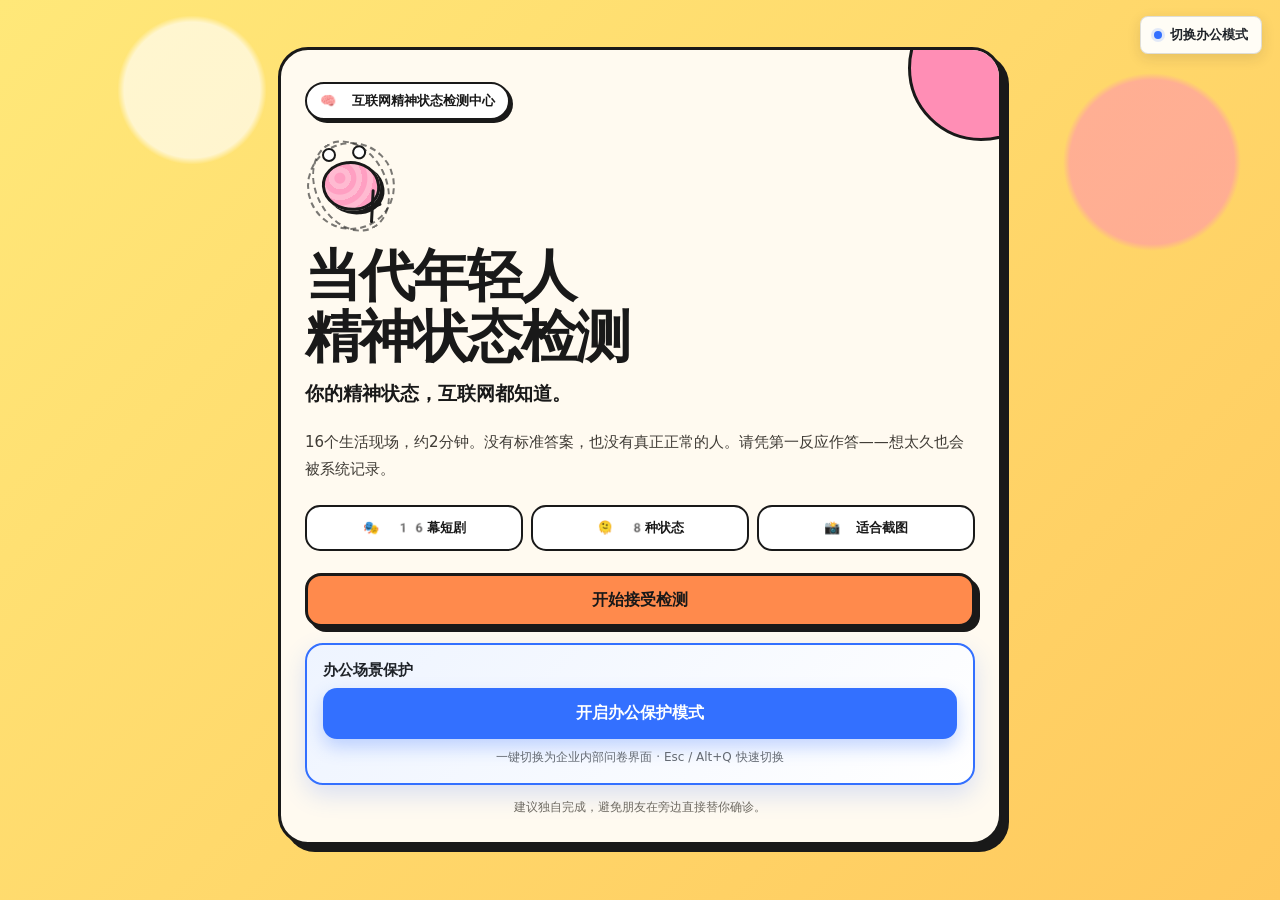
<file: reference/当代年轻人精神状态检测_学员交付/04_网页成品/index.html>
<!doctype html>
<html lang="zh-CN">
<head>
  <meta charset="UTF-8" />
  <meta name="viewport" content="width=device-width, initial-scale=1, viewport-fit=cover" />
  <meta name="theme-color" content="#ffdd57" />
  <meta name="description" content="当代年轻人精神状态检测：16个生活现场，测测你是哪种互联网限定人类。" />
  <title>当代年轻人精神状态检测 V1.5</title>
  <style>
:root {
  --ink: #191919;
  --paper: #fffaf0;
  --yellow: #ffdc58;
  --orange: #ff8a4c;
  --pink: #ff8eb5;
  --blue: #7fc8ff;
  --green: #90d9a8;
  --muted: #6e6a62;
  --line: #191919;
  --shadow: 7px 7px 0 #191919;
  --radius: 24px;
}

* { box-sizing: border-box; }
html { min-height: 100%; background: var(--yellow); }
body {
  min-height: 100vh;
  margin: 0;
  color: var(--ink);
  font-family: "PingFang SC", "Microsoft YaHei", system-ui, -apple-system, sans-serif;
  background:
    radial-gradient(circle at 15% 10%, rgba(255,255,255,.65) 0 5%, transparent 5.5%),
    radial-gradient(circle at 90% 18%, rgba(255,142,181,.55) 0 6%, transparent 6.5%),
    linear-gradient(135deg, #ffe879 0%, #ffc95e 100%);
}
button { font: inherit; }
button, .answer-card { -webkit-tap-highlight-color: transparent; }

.app-shell {
  width: min(100%, 760px);
  min-height: 100vh;
  margin: 0 auto;
  padding: max(18px, env(safe-area-inset-top)) 18px max(26px, env(safe-area-inset-bottom));
  display: flex;
  align-items: center;
  justify-content: center;
}

.screen { width: 100%; animation: pop .34s ease both; }
@keyframes pop { from { opacity: 0; transform: translateY(12px) scale(.985); } to { opacity: 1; transform: none; } }

.brand-pill, .scene-pill, .result-code {
  display: inline-flex;
  align-items: center;
  gap: 8px;
  padding: 8px 13px;
  border: 2px solid var(--line);
  border-radius: 999px;
  background: #fff;
  font-size: 13px;
  font-weight: 800;
  box-shadow: 3px 3px 0 var(--line);
}

.hero-card, .scene-card, .result-card, .loading-card {
  position: relative;
  overflow: hidden;
  border: 3px solid var(--line);
  border-radius: 30px;
  background: var(--paper);
  box-shadow: var(--shadow);
}
.hero-card { padding: 32px 24px 26px; }
.hero-card::after, .result-card::after {
  content: "";
  position: absolute;
  width: 140px;
  height: 140px;
  right: -55px;
  top: -55px;
  border: 3px solid var(--line);
  border-radius: 50%;
  background: var(--pink);
  z-index: 0;
}
.hero-card > *, .result-card > * { position: relative; z-index: 1; }

.brain { font-size: 72px; line-height: 1; margin: 20px 0 12px; filter: drop-shadow(4px 4px 0 rgba(25,25,25,.22)); }
h1 { font-size: clamp(34px, 8vw, 56px); line-height: 1.08; margin: 0; letter-spacing: -2px; }
.hero-subtitle { margin: 14px 0 0; font-size: 19px; font-weight: 800; }
.hero-copy { margin: 22px 0; line-height: 1.8; font-size: 15px; color: #3f3b35; }
.fact-row { display: grid; grid-template-columns: repeat(3, 1fr); gap: 8px; margin: 18px 0 22px; }
.fact { padding: 12px 8px; border: 2px solid var(--line); border-radius: 15px; background: #fff; text-align: center; font-size: 13px; font-weight: 800; }

.primary-button, .secondary-button, .ghost-button {
  min-height: 54px;
  border: 3px solid var(--line);
  border-radius: 16px;
  font-weight: 900;
  cursor: pointer;
  transition: transform .12s ease, box-shadow .12s ease;
}
.primary-button { background: var(--orange); color: var(--ink); box-shadow: 5px 5px 0 var(--line); padding: 0 24px; }
.primary-button:hover, .secondary-button:hover, .ghost-button:hover { transform: translate(-2px,-2px); box-shadow: 7px 7px 0 var(--line); }
.primary-button:active, .secondary-button:active, .ghost-button:active { transform: translate(3px,3px); box-shadow: 2px 2px 0 var(--line); }
.secondary-button { background: #fff; box-shadow: 4px 4px 0 var(--line); padding: 0 18px; }
.ghost-button { background: transparent; box-shadow: none; padding: 0 16px; }
.full { width: 100%; }
.tiny-note { text-align: center; margin: 14px 0 0; font-size: 12px; color: var(--muted); }

.topbar { display: flex; align-items: center; justify-content: space-between; gap: 12px; margin-bottom: 14px; }
.progress-wrap { flex: 1; }
.progress-meta { display: flex; justify-content: space-between; font-size: 12px; font-weight: 800; margin-bottom: 7px; }
.progress-track { height: 13px; border: 2px solid var(--line); border-radius: 999px; background: #fff; overflow: hidden; }
.progress-fill { height: 100%; background: var(--green); border-right: 2px solid var(--line); transition: width .25s ease; }

.scene-card { padding: 24px 20px 22px; }
.scene-title { margin: 15px 0 8px; font-size: clamp(28px, 7vw, 40px); letter-spacing: -1px; }
.scene-time { color: var(--muted); font-size: 13px; font-weight: 800; }
.chat-bubble {
  margin: 18px 0;
  padding: 17px 18px;
  border: 3px solid var(--line);
  border-radius: 8px 20px 20px 20px;
  background: #fff;
  font-size: 19px;
  font-weight: 900;
  line-height: 1.45;
  box-shadow: 4px 4px 0 rgba(25,25,25,.15);
}
.scene-prompt { margin: 16px 0 12px; font-size: 14px; color: var(--muted); font-weight: 800; }
.answers { display: grid; gap: 12px; }
.answer-card {
  width: 100%;
  padding: 16px 17px;
  text-align: left;
  border: 3px solid var(--line);
  border-radius: 17px;
  background: #fff;
  font-size: 15px;
  font-weight: 800;
  line-height: 1.55;
  cursor: pointer;
  box-shadow: 4px 4px 0 var(--line);
  transition: transform .12s ease, background .12s ease;
}
.answer-card:hover { transform: translate(-2px,-2px); background: #fff7c7; }
.answer-card:active { transform: translate(3px,3px); box-shadow: 1px 1px 0 var(--line); }
.answer-card { display: grid; grid-template-columns: 42px 1fr 34px; align-items: center; gap: 10px; }
.answer-emoji {
  display: grid;
  place-items: center;
  width: 38px;
  height: 38px;
  border: 2px solid var(--line);
  border-radius: 12px;
  background: #fff7c7;
  font-size: 21px;
  box-shadow: 2px 2px 0 var(--line);
}
.answer-copy { min-width: 0; }
.answer-face {
  display: grid;
  place-items: center;
  width: 31px;
  height: 31px;
  border: 2px solid var(--line);
  border-radius: 50%;
  background: #fff;
  font-size: 18px;
  transform: rotate(4deg);
}
.answer-card:nth-child(even) .answer-face { transform: rotate(-5deg); background: #e8f6ff; }
.answer-card:nth-child(3n) .answer-face { background: #ffe5ef; }
.meme-sticker {
  margin: 16px auto 0;
  width: fit-content;
  max-width: 100%;
  padding: 9px 13px;
  border: 2px solid var(--line);
  border-radius: 12px;
  background: #fff;
  box-shadow: 3px 3px 0 var(--line);
  font-size: 13px;
  font-weight: 900;
  transform: rotate(-1deg);
}

.doctor-note { margin-top: 15px; padding: 13px 15px; border: 2px dashed var(--line); border-radius: 15px; background: #dff3ff; font-size: 13px; font-weight: 800; line-height: 1.6; }
.bottom-actions { display: flex; justify-content: space-between; align-items: center; margin-top: 16px; }
.back-link { border: 0; background: none; text-decoration: underline; font-weight: 800; cursor: pointer; }

.loading-card { padding: 40px 24px; text-align: center; }
.loader-face { font-size: 68px; animation: wobble 1s ease-in-out infinite alternate; }
@keyframes wobble { to { transform: rotate(7deg) scale(1.05); } }
.loading-title { font-size: 28px; margin: 16px 0 10px; }
.loading-line { min-height: 48px; font-weight: 800; color: #403c36; }
.fake-progress { height: 22px; border: 3px solid var(--line); border-radius: 999px; overflow: hidden; background: #fff; margin-top: 18px; }
.fake-progress span { display: block; height: 100%; width: 10%; background: var(--pink); transition: width .55s ease; }

.result-card { padding: 28px 22px 24px; }
.result-kicker { margin: 18px 0 4px; font-weight: 900; color: var(--muted); }
.result-title { margin: 0 0 10px; font-size: clamp(32px, 8vw, 49px); line-height: 1.1; letter-spacing: -1.5px; }
.result-slogan { font-size: 18px; font-weight: 900; line-height: 1.55; margin: 15px 0 20px; }
.diagnosis-grid { display: grid; grid-template-columns: 1fr 1fr; gap: 10px; margin: 16px 0; }
.diagnosis-box { border: 2px solid var(--line); border-radius: 15px; background: #fff; padding: 13px; }
.diagnosis-box strong { display: block; margin-bottom: 7px; font-size: 12px; color: var(--muted); }
.diagnosis-box span { font-size: 17px; font-weight: 900; }
.symptoms, .warm-note { margin-top: 18px; border: 3px solid var(--line); border-radius: 19px; padding: 17px; background: #fff; }
.symptoms h3, .warm-note h3 { margin: 0 0 12px; font-size: 17px; }
.symptoms ul { list-style: none; padding: 0; margin: 0; display: grid; gap: 9px; }
.symptoms li { font-weight: 800; line-height: 1.5; }
.symptoms li::before { content: "☑ "; }
.warm-note { background: #e7f8ea; line-height: 1.75; font-weight: 700; }
.result-actions { display: grid; grid-template-columns: 1fr 1fr; gap: 10px; margin-top: 18px; }
.result-actions .primary-button { grid-column: 1 / -1; }
.share-text { margin-top: 15px; padding: 12px; border: 2px dashed var(--line); border-radius: 13px; font-size: 13px; line-height: 1.6; background: #fff7c7; }

.modal { position: fixed; inset: 0; z-index: 10; display: grid; place-items: center; padding: 18px; background: rgba(25,25,25,.68); }
.modal.hidden { display: none; }
.modal-card { position: relative; width: min(100%, 390px); padding: 26px; border: 3px solid var(--line); border-radius: 24px; background: var(--paper); box-shadow: 8px 8px 0 var(--line); text-align: center; }
.icon-button { position: absolute; right: 12px; top: 8px; border: 0; background: none; font-size: 32px; cursor: pointer; }
.eyebrow { margin: 0; font-size: 12px; font-weight: 900; color: var(--muted); }
.modal-card h2 { margin: 6px 0 16px; font-size: 28px; }
.qr-box { min-height: 220px; display: grid; place-items: center; padding: 12px; background: #fff; border: 3px solid var(--line); border-radius: 18px; }
.qr-box img, .qr-box canvas { max-width: 100%; height: auto !important; }
.modal-hint { color: var(--muted); font-size: 13px; line-height: 1.6; }

.toast { position: fixed; left: 50%; bottom: 28px; transform: translateX(-50%); padding: 12px 18px; border: 2px solid var(--line); border-radius: 999px; background: var(--ink); color: #fff; font-weight: 800; z-index: 20; animation: toastIn .2s ease both; }
@keyframes toastIn { from { opacity: 0; transform: translate(-50%, 10px); } }

@media (max-width: 520px) {
  .app-shell { align-items: flex-start; padding-left: 12px; padding-right: 12px; }
  .hero-card, .scene-card, .result-card { border-radius: 24px; }
  .hero-card { padding: 25px 18px 22px; }
  .fact-row { grid-template-columns: 1fr; }
  .scene-card { padding: 20px 15px; }
  .diagnosis-grid, .result-actions { grid-template-columns: 1fr; }
  .result-actions .primary-button { grid-column: auto; }
}

@media (prefers-reduced-motion: reduce) {
  *, *::before, *::after { animation-duration: .01ms !important; transition-duration: .01ms !important; }
}



.work-entry-panel {
  margin-top: 16px;
  padding: 16px;
  border: 2px solid #3370ff;
  border-radius: 18px;
  background: linear-gradient(135deg, #eef4ff 0%, #ffffff 100%);
  box-shadow: 0 10px 24px rgba(51,112,255,.18);
  text-align: left;
}
.work-entry-label { margin:0 0 8px; font-size:15px; font-weight:900; color:#1f2329; }
.work-entry-button {
  width:100%; border:0; border-radius:14px; padding:15px 18px; cursor:pointer;
  background:#3370ff; color:#fff; font-size:16px; font-weight:900;
  box-shadow:0 8px 18px rgba(51,112,255,.28); transition:.18s ease;
}
.work-entry-button:hover { transform:translateY(-2px); background:#245bdb; box-shadow:0 11px 24px rgba(51,112,255,.32); }
.work-entry-help { margin:9px 2px 0; color:#646a73; font-size:12px; line-height:1.55; text-align:center; }
body.work-mode .work-entry-panel { display:none; }

/* ===== 飞书风格办公模式 ===== */
.mode-switch {
  position: fixed; right: 18px; top: 16px; z-index: 50;
  display: inline-flex; align-items: center; gap: 8px;
  min-height: 38px; padding: 0 13px;
  border: 1px solid rgba(31,35,41,.14); border-radius: 8px;
  background: rgba(255,255,255,.94); color: #1f2329;
  box-shadow: 0 4px 14px rgba(31,35,41,.12); cursor: pointer;
  font-size: 13px; font-weight: 600; backdrop-filter: blur(8px);
}
.work-header { display: none; }
body.work-mode {
  background: #f5f6f7;
  color: #1f2329;
}
body.work-mode .mode-switch { top: 12px; right: 16px; border-color: #d0d3d6; box-shadow: none; z-index: 70; pointer-events:auto; }
.mode-switch { pointer-events:auto; user-select:none; }
.work-mode-exit {
  display:none; margin-left:12px; min-height:32px; padding:0 11px;
  border:1px solid #d0d3d6; border-radius:6px; background:#fff; color:#3370ff;
  font-size:12px; font-weight:500; cursor:pointer; white-space:nowrap;
}
body.work-mode .work-mode-exit { display:inline-flex; align-items:center; }
.work-mode-exit:hover { background:#f0f4ff; }

body.work-mode .work-header {
  display: flex; position: fixed; inset: 0 0 auto 0; z-index: 40;
  height: 56px; align-items: center; gap: 12px; padding: 0 16px 0 20px;
  background: #fff; border-bottom: 1px solid #e5e6eb;
}
.work-doc-icon { width: 30px; height: 30px; display:grid; place-items:center; border-radius: 7px; background:#3370ff; color:#fff; font-size:16px; font-weight:700; }
.work-breadcrumb { min-width:0; }
.work-breadcrumb strong { display:block; font-size:14px; font-weight:600; white-space:nowrap; overflow:hidden; text-overflow:ellipsis; }
.work-breadcrumb span { display:block; margin-top:2px; color:#8f959e; font-size:12px; }
.work-status { margin-left:auto; color:#8f959e; font-size:12px; white-space:nowrap; }
body.work-mode .app-shell {
  width: min(100%, 920px); align-items:flex-start; padding: 88px 24px 48px;
}
body.work-mode .screen { animation: none; }
body.work-mode .hero-card,
body.work-mode .scene-card,
body.work-mode .result-card,
body.work-mode .loading-card {
  overflow: visible; border: 1px solid #e5e6eb; border-radius: 10px;
  background:#fff; box-shadow: 0 1px 2px rgba(31,35,41,.04);
}
body.work-mode .hero-card { padding: 42px 48px 36px; }
body.work-mode .hero-card::after,
body.work-mode .result-card::after { display:none; }
body.work-mode .brain { display:none; }
body.work-mode h1 { font-size: 30px; line-height:1.3; letter-spacing:0; }
body.work-mode .hero-subtitle { margin-top:12px; color:#646a73; font-size:15px; font-weight:400; }
body.work-mode .hero-copy { color:#646a73; font-size:14px; line-height:1.75; }
body.work-mode .brand-pill,
body.work-mode .scene-pill,
body.work-mode .result-code {
  border:0; border-radius:6px; box-shadow:none; background:#f2f3f5; color:#646a73;
  padding:6px 9px; font-size:12px; font-weight:500;
}
body.work-mode .fact-row { grid-template-columns:repeat(3,1fr); border:1px solid #e5e6eb; border-radius:8px; overflow:hidden; gap:0; }
body.work-mode .fact { border:0; border-right:1px solid #e5e6eb; border-radius:0; padding:14px 10px; color:#646a73; font-weight:400; }
body.work-mode .fact:last-child { border-right:0; }
body.work-mode .primary-button,
body.work-mode .secondary-button,
body.work-mode .ghost-button {
  min-height:40px; border:1px solid #3370ff; border-radius:6px; box-shadow:none;
  font-weight:500; transition:background .15s ease; transform:none;
}
body.work-mode .primary-button { background:#3370ff; color:#fff; }
body.work-mode .secondary-button { background:#fff; color:#3370ff; }
body.work-mode .primary-button:hover { background:#245bdb; box-shadow:none; transform:none; }
body.work-mode .secondary-button:hover { background:#f0f4ff; box-shadow:none; transform:none; }
body.work-mode .tiny-note { color:#8f959e; font-size:12px; }
body.work-mode .topbar { margin-bottom:12px; }
body.work-mode .progress-meta { color:#646a73; font-weight:400; }
body.work-mode .progress-track { height:6px; border:0; background:#e8eaf0; }
body.work-mode .progress-fill { background:#3370ff; border:0; }
body.work-mode .scene-card { padding:34px 42px 30px; }
body.work-mode .scene-title { margin:18px 0 8px; font-size:24px; letter-spacing:0; }
body.work-mode .scene-time { color:#8f959e; font-weight:400; }
body.work-mode .chat-bubble {
  margin:20px 0; padding:16px 18px; border:1px solid #dee0e3; border-radius:8px;
  background:#f7f8fa; box-shadow:none; color:#1f2329; font-size:16px; font-weight:500;
}
body.work-mode .scene-prompt { margin:20px 0 12px; color:#1f2329; font-size:14px; font-weight:500; }
body.work-mode .answers { gap:10px; }
body.work-mode .answer-card {
  display:flex; align-items:center; gap:12px; min-height:50px; padding:13px 15px;
  border:1px solid #d9dce0; border-radius:7px; background:#fff; box-shadow:none;
  color:#1f2329; font-size:14px; font-weight:400;
}
body.work-mode .answer-card::before {
  content:""; width:16px; height:16px; flex:0 0 auto; border:1.5px solid #bbbfc4; border-radius:50%; background:#fff;
}
body.work-mode .answer-card:hover { transform:none; background:#f5f8ff; border-color:#82a7fc; }
body.work-mode .answer-emoji, body.work-mode .answer-face, body.work-mode .meme-sticker, body.work-mode .doctor-note { display:none; }
body.work-mode .bottom-actions { padding-top:14px; border-top:1px solid #f0f1f2; }
body.work-mode .back-link { color:#3370ff; text-decoration:none; font-weight:400; }
body.work-mode .loading-card { padding:54px 40px; }
body.work-mode .loader-face { font-size:0; animation:none; }
body.work-mode .loader-face::after { content:""; display:inline-block; width:34px; height:34px; border:3px solid #dbe4ff; border-top-color:#3370ff; border-radius:50%; animation:spin .8s linear infinite; }
@keyframes spin { to { transform:rotate(360deg); } }
body.work-mode .loading-title { font-size:22px; font-weight:600; }
body.work-mode .loading-line { color:#646a73; font-weight:400; }
body.work-mode .fake-progress { height:6px; border:0; background:#e8eaf0; }
body.work-mode .fake-progress span { background:#3370ff; }
body.work-mode .result-card { padding:38px 44px 34px; }
body.work-mode .result-kicker { color:#646a73; font-weight:400; }
body.work-mode .result-title { font-size:28px; letter-spacing:0; }
body.work-mode .result-slogan { color:#646a73; font-size:15px; font-weight:400; }
body.work-mode .diagnosis-box, body.work-mode .symptoms, body.work-mode .warm-note {
  border:1px solid #e5e6eb; border-radius:8px; background:#fff;
}
body.work-mode .diagnosis-box strong { color:#8f959e; font-weight:400; }
body.work-mode .diagnosis-box span { font-size:15px; font-weight:500; }
body.work-mode .warm-note { background:#f7f8fa; }
body.work-mode .share-text { border:1px solid #e5e6eb; background:#f7f8fa; }
body.work-mode .modal { background:rgba(31,35,41,.35); }
body.work-mode .modal-card { border:1px solid #e5e6eb; border-radius:10px; box-shadow:0 8px 24px rgba(31,35,41,.18); background:#fff; }
body.work-mode .qr-box { border:1px solid #e5e6eb; border-radius:8px; }
.work-only { display:none; }
body.work-mode .work-only { display:block; }
body.work-mode .fun-only { display:none !important; }
@media (max-width:640px){
  body.work-mode .work-header { padding-left:12px; padding-right:128px; }
  body.work-mode .work-status { display:none; }
  body.work-mode .app-shell { padding:74px 12px 28px; }
  body.work-mode .hero-card, body.work-mode .scene-card, body.work-mode .result-card { padding:26px 20px; }
  body.work-mode .fact-row { grid-template-columns:1fr; }
  body.work-mode .fact { border-right:0; border-bottom:1px solid #e5e6eb; }
}


/* ===== V1.5 稳定性与动效升级 ===== */
.emoji-char, .brand-pill, .scene-pill, .answer-emoji, .answer-face, .fact, .result-title {
  font-family: "Apple Color Emoji", "Segoe UI Emoji", "Noto Color Emoji", "Twemoji Mozilla", "Microsoft YaHei", sans-serif;
}
.brain {
  position: relative; width: 92px; height: 92px; margin: 20px 0 14px;
  display: grid; place-items: center; filter: none; animation: brainFloat 2.8s ease-in-out infinite;
}
.brain-core {
  width: 58px; height: 50px; border: 3px solid var(--line); border-radius: 47% 53% 45% 55%;
  background: repeating-radial-gradient(circle at 30% 30%, #ff9fc2 0 5px, #ffbad1 6px 11px);
  box-shadow: 4px 4px 0 var(--line); transform: rotate(-5deg);
}
.brain-core::before, .brain-core::after { content:""; position:absolute; background:var(--line); border-radius:999px; }
.brain-core::before { width:3px; height:34px; left:44px; top:27px; transform:rotate(8deg); }
.brain-core::after { width:18px; height:3px; left:37px; top:43px; transform:rotate(-14deg); }
.orbit { position:absolute; inset:2px; border:2px dashed rgba(25,25,25,.58); border-radius:50%; animation:orbitSpin 5s linear infinite; }
.orbit::after { content:""; position:absolute; width:10px; height:10px; border:2px solid var(--line); border-radius:50%; background:#fff; top:4px; left:13px; }
.orbit-b { inset:10px -2px; transform:rotate(62deg); animation-direction:reverse; animation-duration:3.8s; }
@keyframes orbitSpin { to { transform:rotate(360deg); } }
@keyframes brainFloat { 0%,100%{transform:translateY(0) rotate(-2deg)} 50%{transform:translateY(-7px) rotate(3deg)} }

.emoji-fallback { display:none; font-family:"Microsoft YaHei", sans-serif; font-size:14px; font-weight:900; }
html.no-color-emoji .emoji-char { display:none; }
html.no-color-emoji .emoji-fallback { display:inline; }
html.no-color-emoji .brand-pill, html.no-color-emoji .scene-pill { font-family:"Microsoft YaHei", sans-serif; }

.answer-card { animation:answerRise .34s cubic-bezier(.2,.75,.2,1) both; }
.answer-card:nth-child(2){animation-delay:.045s}.answer-card:nth-child(3){animation-delay:.09s}.answer-card:nth-child(4){animation-delay:.135s}
@keyframes answerRise { from{opacity:0;transform:translateY(13px) scale(.985)} to{opacity:1;transform:none} }

.loader-face.fun-loader {
  position:relative; width:94px; height:94px; margin:0 auto; font-size:0;
  border:3px solid var(--line); border-radius:50%; background:#fff7c7; box-shadow:5px 5px 0 var(--line);
  animation:loaderPulse 1.25s ease-in-out infinite;
}
.loader-face.fun-loader::before { content:"分析"; position:absolute; inset:0; display:grid; place-items:center; font-size:20px; font-weight:900; }
.loader-face.fun-loader::after { content:""; position:absolute; inset:-12px; border:5px dotted var(--pink); border-radius:50%; animation:orbitSpin 2s linear infinite; }
@keyframes loaderPulse { 50%{transform:scale(1.055)} }

.result-card { animation:resultReveal .55s cubic-bezier(.18,.8,.2,1) both; }
.result-card .diagnosis-box { animation:metricReveal .4s ease both; }
.result-card .diagnosis-box:nth-child(2){animation-delay:.05s}.result-card .diagnosis-box:nth-child(3){animation-delay:.1s}.result-card .diagnosis-box:nth-child(4){animation-delay:.15s}.result-card .diagnosis-box:nth-child(5){animation-delay:.2s}.result-card .diagnosis-box:nth-child(6){animation-delay:.25s}
@keyframes resultReveal { from{opacity:0;transform:translateY(18px) scale(.975)} to{opacity:1;transform:none} }
@keyframes metricReveal { from{opacity:0;transform:rotate(-2deg) translateY(8px)} to{opacity:1;transform:none} }

.mode-transition { position:fixed; inset:0; z-index:999; display:flex; flex-direction:column; gap:14px; align-items:center; justify-content:center; background:rgba(255,255,255,.94); color:#1f2329; font-size:13px; font-weight:700; opacity:0; visibility:hidden; transition:opacity .18s ease, visibility .18s ease; }
.mode-transition.active { opacity:1; visibility:visible; }
.transition-spinner { width:44px; height:44px; border:4px solid #dce6ff; border-top-color:#3370ff; border-radius:50%; animation:orbitSpin .7s linear infinite; }
body:not(.work-mode) .mode-transition { background:rgba(255,231,121,.95); color:#191919; }

.mode-switch::before { content:""; width:8px; height:8px; border-radius:50%; background:#3370ff; box-shadow:0 0 0 3px rgba(51,112,255,.14); }
body.work-mode .mode-switch::before { background:#ff8a4c; box-shadow:0 0 0 3px rgba(255,138,76,.15); }

@media (prefers-reduced-motion: reduce){ .brain,.orbit,.loader-face.fun-loader,.loader-face.fun-loader::after,.transition-spinner{animation:none!important} }

</style>
</head>
<body>
  <div id="modeTransition" class="mode-transition" aria-hidden="true"><div class="transition-spinner"></div><span>正在切换显示模式</span></div>
  <header class="work-header"><div class="work-doc-icon">文</div><div class="work-breadcrumb"><strong>员工工作状态与协作体验调研</strong><span>公司空间 / 人力资源 / 组织发展</span></div><div class="work-status">自动保存</div><button id="workModeExit" class="work-mode-exit" type="button">返回娱乐版</button></header>
  <button id="modeSwitch" class="mode-switch" type="button" aria-label="切换显示模式">办公模式</button>
  <main id="app" class="app-shell" aria-live="polite"></main>

  <div id="qrModal" class="modal hidden" role="dialog" aria-modal="true" aria-labelledby="qrTitle">
    <div class="modal-card">
      <button id="closeQr" class="icon-button" aria-label="关闭">×</button>
      <p class="eyebrow">拉朋友一起暴露</p>
      <h2 id="qrTitle">扫码测试</h2>
      <div id="qrcode" class="qr-box"></div>
      <p id="qrHint" class="modal-hint">二维码会自动使用当前网页地址。部署上线后，扫码即可直接进入。</p>
      <button id="copyLink" class="secondary-button full">复制测试链接</button>
    </div>
  </div>

  <script>
const TYPES = {
  E_PLAY: {
    code: "001", name: "看起来很会玩I人的E人", alias: "I人捕获器", emoji: "🪩", danger: "★★★☆☆",
    slogan: "哪里有I人，哪里就有你。",
    symptoms: ["看到角落里的安静人类，会自动靠近", "聚会还没散，你已经在摇下一桌", "把朋友的朋友发展成自己的朋友"],
    advice: "热情是你的超能力。只是偶尔记得：有些I人不是害羞，他们是真的想回家。",
    share: "检测结果：看起来很会玩I人的E人。放过那个缩在角落里的I人，他真的只是出来拿个外卖。"
  },
  EMPATH: {
    code: "002", name: "心思细腻小女孩", alias: "共情雷达", emoji: "🫧", danger: "★★☆☆☆",
    slogan: "别人只听见一句话，你已经听见了语气、停顿和没说出口的部分。",
    symptoms: ["朋友说没事，你知道他有事", "记得别人随口提过的小喜好", "聚会里会默默照顾没融进去的人"],
    advice: "温柔很好，但不是无限供应的公共资源。照顾大家之前，也请把自己算进去。",
    share: "检测结果：心思细腻小女孩。别人说没事，我知道他有事；我说没事的时候，希望你也看得出来。"
  },
  SENSITIVE: {
    code: "003", name: "你怎么这么敏感？", alias: "情绪放大器", emoji: "🥲", danger: "★★★★☆",
    slogan: "别人随口一说，你的大脑已经保存、放大并循环播放。",
    symptoms: ["一个句号能研究半天", "别人语气轻微变化，你立刻收到信号", "善意和冷淡都会被你放大接收"],
    advice: "你的感受是真的，但你的猜测不一定都是真的。先确认，再决定要不要把自己判刑。",
    share: "检测结果：你怎么这么敏感？没有，我不敏感。我只是把你三天前说话的语气记得比较清楚。"
  },
  LOW_BATTERY: {
    code: "004", name: "出门一趟躺一星期的I人", alias: "低电量模式", emoji: "🪫", danger: "★★☆☆☆",
    slogan: "今天出门三小时，接下来五天请勿联系。",
    symptoms: ["聚会时看起来正常，回家后直接关机", "临时邀约会先让灵魂叹气", "消息不是不回，是正在组织电量"],
    advice: "你不是不合群，只是充电方式比较安静。拒绝邀约不用编故事，想休息就是合理理由。",
    share: "检测结果：出门一趟躺一星期的I人。周六出去玩，周日到周五负责恢复出厂设置。"
  },
  OVERTHINK: {
    code: "005", name: "别想这么多了我求你了", alias: "脑内编剧", emoji: "🧠", danger: "★★★★★",
    slogan: "事情只有一步，你的大脑已经推演到了第三季大结局。",
    symptoms: ["发完消息后重新阅读三遍", "别人回“好的”，你开始检查人生", "晚上十一点以后，大脑拒绝下班"],
    advice: "你考虑得很全面，只是经常把提前准备变成提前受苦。有些问题，明天再想也不会收利息。",
    share: "检测结果：别想这么多了我求你了。我也不想想，但我的大脑不同意下班。"
  },
  DIRECT: {
    code: "006", name: "多考虑一些再说话吧", alias: "直球发射器", emoji: "📢", danger: "★★★☆☆",
    slogan: "嘴已经提交，大脑还在加载审核页面。",
    symptoms: ["把大家不敢说的话一口气说完", "说完才发现气氛有点安静", "认为沟通最大的美德是别绕弯"],
    advice: "你的真诚很珍贵。重要的话出口前，给大脑三秒加载时间，可能拯救一整桌人的气氛。",
    share: "检测结果：多考虑一些再说话吧。我没有说错，我只是说得太早、太快、太完整。"
  },
  PLANNER: {
    code: "007", name: "不乐意被打破计划的J人", alias: "计划守护者", emoji: "📅", danger: "★★★☆☆",
    slogan: "计划可以改，但请提前通知我的情绪。",
    symptoms: ["出门前路线已经看过三遍", "听见“临时”两个字，心里自动蓝屏", "旅行攻略连备用方案都有备用方案"],
    advice: "计划是为了帮助生活，不是让生活向计划道歉。偶尔偏离路线，也不代表世界失去秩序。",
    share: "检测结果：不乐意被打破计划的J人。我不是不能改计划，我只是希望提前三个工作日通知我。"
  },
  BALANCED: {
    code: "008", name: "我靠，你咋这么完美", alias: "六边形青年", emoji: "✨", danger: "★☆☆☆☆",
    slogan: "你不是没有缺点，只是目前藏得比较专业。",
    symptoms: ["能社交，也能自己待着", "会做计划，但不会为了变化当场裂开", "能照顾别人，也知道保护自己的边界"],
    advice: "大家很容易默认你什么都能处理。你可以可靠，但不用对所有人负责。偶尔不完美，也没关系。",
    share: "检测结果：我靠，你咋这么完美。请不要误会，我只是情绪稳定得比较会伪装。"
  }
};

const scenes = [
  { title:"突然收到消息", icon:"📱", time:"18:37 · 微信震了一下", bubble:"阿豪：今晚出来。", prompt:"你的真实反应是——", options:[
    ["🕺","来。地址发我，我已经开始穿鞋了。",{E_PLAY:3}],
    ["🛏️","今晚啊……让我和床商量一下。",{LOW_BATTERY:3}],
    ["📅","可以，但九点我要回家。我的电量有明确下班时间。",{PLANNER:2,LOW_BATTERY:1}],
    ["🫠","不去是不是不好？去了是不是好累？……已经开始内耗。",{OVERTHINK:3}]
  ]},
  { title:"老板说", icon:"💼", time:"10:18 · 工作日限定恐怖片", bubble:"老板：方便聊一下吗？", prompt:"看到这句话，你会——", options:[
    ["📢","方便。有什么事直接说吧。",{DIRECT:3}],
    ["🧠","我最近干什么了？我是不是要失业了？",{OVERTHINK:3}],
    ["🫧","先问同事：老板今天是不是心情不太对？",{EMPATH:3}],
    ["🙂","回复“好的”，然后正常去聊。兵来将挡。",{BALANCED:3}]
  ]},
  { title:"凌晨一点的大脑", icon:"🌙", time:"01:06 · 本来准备睡觉", bubble:"大脑：还记得两年前那个尴尬瞬间吗？", prompt:"你会怎么处理这位不请自来的编剧？", options:[
    ["🧠","等等，我完整复盘一下。",{OVERTHINK:3}],
    ["🥲","完了，当时别人是不是觉得我很奇怪？",{SENSITIVE:3}],
    ["📢","滚。我要睡觉。",{DIRECT:3}],
    ["📱","打开短视频，假装刚才什么都没发生。",{BALANCED:2,LOW_BATTERY:1}]
  ]},
  { title:"群聊99+", icon:"💬", time:"20:42 · 你点进了一个危险群聊", bubble:"群公告：有没有人愿意当主持人？", prompt:"你的手指会停在哪里？", options:[
    ["🪩","我来！顺便把流程也热起来。",{E_PLAY:3}],
    ["🫥","假装没看见。手机刚才可能没信号。",{LOW_BATTERY:3}],
    ["🫧","先看看有没有人被晾着，再适当接一句。",{EMPATH:3}],
    ["📅","主持可以，但先把流程、时间和名单发我。",{PLANNER:3}]
  ]},
  { title:"今晚吃什么", icon:"🍜", time:"19:12 · 肚子已经报警", bubble:"外卖软件：附近有 268 家店。", prompt:"你的下单路径通常是——", options:[
    ["📢","五分钟，下单，结束。踩雷了下次再说。",{DIRECT:3}],
    ["🧠","翻二十分钟，比价格、评价、距离，最后还是黄焖鸡。",{OVERTHINK:3}],
    ["📅","收藏夹里有固定名单，今天吃什么昨天就想好了。",{PLANNER:3}],
    ["🫠","谁发链接我吃谁，别让我做决定。",{LOW_BATTERY:2,EMPATH:1}]
  ]},
  { title:"朋友说：没事", icon:"🙂", time:"22:03 · 这两个字看起来并不简单", bubble:"朋友：没事。", prompt:"你读出了什么？", options:[
    ["📢","他说没事，那大概率就是没事。",{DIRECT:3}],
    ["🥲","不对，标点、语气和速度都不对。",{SENSITIVE:3}],
    ["🫧","我会轻轻问一句，但不逼他马上说。",{EMPATH:3}],
    ["🧠","开始回忆自己过去三天有没有说错什么。",{OVERTHINK:3}]
  ]},
  { title:"发完重要消息", icon:"📨", time:"14:26 · 消息已发送", bubble:"你：好的，那就这样定了。", prompt:"接下来的你——", options:[
    ["📢","发完就算，该干嘛干嘛。",{DIRECT:3}],
    ["🧠","重新读三遍，检查语气是不是太冷。",{OVERTHINK:3}],
    ["🥲","想撤回，又怕撤回更奇怪。",{SENSITIVE:2,OVERTHINK:2}],
    ["✨","觉得不清楚就补一句，然后放下手机。",{BALANCED:3}]
  ]},
  { title:"临时改计划", icon:"🔄", time:"16:50 · 你已经把路线看好了", bubble:"朋友：我们临时换个地方吧。", prompt:"你的内心弹幕是——", options:[
    ["📅","表面没事，内心日程表已经碎了一地。",{PLANNER:3}],
    ["🪩","换就换，出来玩最重要。",{E_PLAY:3}],
    ["✨","有点不舒服，但合理的话可以调整。",{BALANCED:3}],
    ["🧠","立刻重新规划，防止新的安排继续失控。",{PLANNER:2,OVERTHINK:1}]
  ]},
  { title:"第一次见陌生人", icon:"👋", time:"19:30 · 空气里有一点礼貌的尴尬", bubble:"朋友：这是我同事，你们认识一下。", prompt:"你一般会——", options:[
    ["🪩","主动开聊，十分钟后已经开始互相开玩笑。",{E_PLAY:3}],
    ["🪫","等别人先开口，熟了以后其实很能聊。",{LOW_BATTERY:3}],
    ["🫧","注意谁最尴尬，主动递个容易接的话题。",{EMPATH:3}],
    ["✨","正常交流，不硬热场，也不刻意躲开。",{BALANCED:3}]
  ]},
  { title:"聚会散场之后", icon:"🎉", time:"23:48 · 大家开始说“下次再约”", bubble:"朋友：要不要再去下一场？", prompt:"最像你的回答是——", options:[
    ["🪩","散场？谁说结束了？下一桌在哪？",{E_PLAY:3}],
    ["🪫","今晚真的很开心。未来72小时请勿联系。",{LOW_BATTERY:3}],
    ["🧠","先不去了，我要回家复盘今天有没有说错话。",{OVERTHINK:3}],
    ["✨","今天差不多了，回家睡觉，明天继续做人。",{BALANCED:3}]
  ]},
  { title:"一句评价", icon:"🗣️", time:"15:11 · 对方可能只是随口一说", bubble:"同事：你今天是不是有点安静？", prompt:"这句话会在你脑中停留多久？", options:[
    ["📢","哦，今天有点累。说完就过去了。",{DIRECT:3}],
    ["🥲","他是不是觉得我不合群？",{SENSITIVE:3}],
    ["🧠","开始分析今天每一次发言和沉默。",{OVERTHINK:3}],
    ["✨","听见了，但不会自动往坏处解释。",{BALANCED:3}]
  ]},
  { title:"发生冲突", icon:"💥", time:"21:15 · 气氛突然变硬", bubble:"朋友做了一件让你不舒服的事。", prompt:"你更可能——", options:[
    ["📢","当场说清楚，别让问题发酵。",{DIRECT:3}],
    ["🥲","先想是不是自己太敏感了。",{SENSITIVE:3}],
    ["🫧","挑合适的方式表达，尽量不给对方难堪。",{EMPATH:3}],
    ["🧠","当场忍住，晚上回家开完整复盘会。",{OVERTHINK:3}]
  ]},
  { title:"周末安排", icon:"🛋️", time:"周六 09:20 · 世界正在呼唤你", bubble:"群聊：今天有人出来玩吗？", prompt:"你最真实的状态是——", options:[
    ["🪩","有！几点？去哪？还有谁？",{E_PLAY:3}],
    ["🪫","周末至少有一天，谁也别安排我。",{LOW_BATTERY:3}],
    ["📅","可以，但最好昨天就告诉我。",{PLANNER:3}],
    ["✨","看电量，想去就去，累了就休息。",{BALANCED:3}]
  ]},
  { title:"旅行之前", icon:"🧳", time:"出发前 5 天 · 有人已经打开表格", bubble:"朋友：攻略到时候再说吧。", prompt:"你的反应是——", options:[
    ["📅","不行。路线、酒店、餐厅和备用方案都要有。",{PLANNER:3}],
    ["🪩","到了再说，迷路也是旅行的一部分。",{E_PLAY:3}],
    ["🪫","你们决定，我负责按时出现。",{LOW_BATTERY:2,EMPATH:1}],
    ["✨","关键安排先定好，其他留点空间。",{BALANCED:3}]
  ]},
  { title:"任务还有一周", icon:"⏳", time:"距离截止：7天", bubble:"待办事项：完成一份重要任务。", prompt:"你的进度一般是——", options:[
    ["📅","已经拆成步骤，最好提前交。",{PLANNER:3}],
    ["🧠","研究要求、预判风险，但迟迟没真正开始。",{OVERTHINK:3}],
    ["📢","等压力到位，最后一口气干完。",{DIRECT:2,E_PLAY:1}],
    ["✨","做个简单计划，按进度推进，变化再调整。",{BALANCED:3}]
  ]},
  { title:"朋友突然崩溃", icon:"🫂", time:"23:09 · 对方发来一长串消息", bubble:"朋友：我真的不知道该怎么办了。", prompt:"你通常会——", options:[
    ["🫧","认真听，先弄清他此刻最需要什么。",{EMPATH:3}],
    ["🥲","跟着一起难受，甚至比他更久走不出来。",{SENSITIVE:3}],
    ["📢","直接分析问题，告诉他下一步怎么做。",{DIRECT:3}],
    ["✨","先安慰，再一起想办法，也照顾好自己的边界。",{BALANCED:3}]
  ]}
];

const doctorNotes = {
  2:"陈医生：老板只发了七个字，你已经在脑内完成了一次离职交接。",
  5:"陈医生：前面嘴还挺硬，现在开始暴露真实状态了。",
  8:"陈医生：放心，我们不会告诉你的朋友。除非他也来测。",
  12:"陈医生：到这里还能坚持装正常的人，已经不多了。",
  15:"陈医生：最后一幕。请放弃挣扎，诚实作答。"
};

const app = document.getElementById("app");
let current = 0;
let answers = [];
let scores = createEmptyScores();
let workMode = localStorage.getItem("displayMode") === "work";

const workQuestions = [
  ["下班后收到临时社交邀约时，你通常会如何安排？",["立即确认并参与","优先休息，视精力决定","确认结束时间后参与","需要权衡较长时间才能决定"]],
  ["收到上级临时沟通邀请时，你的第一反应通常是？",["直接确认并进入沟通","先回顾近期工作是否存在问题","先了解对方当前状态与背景","保持平常心，按流程沟通"]],
  ["休息时间出现对过往事件的反复回想时，你通常会？",["继续完整复盘","担心他人对自己的评价","主动中止思考并休息","通过其他内容转移注意力"]],
  ["群聊中出现需要主动承担的公共任务时，你通常会？",["主动承担并推动流程","保持观察，尽量不主动出现","关注是否有人需要协助","先确认时间、职责与名单"]],
  ["面对较多可选方案时，你通常如何决策？",["快速选择并执行","进行多维度比较后再决定","使用固定清单或历史方案","倾向由他人直接推荐"]],
  ["同事或朋友表示“没事”时，你通常如何判断？",["按字面信息理解","关注语气与表达细节","适度询问但不过度追问","优先反思是否与自己有关"]],
  ["发送重要工作消息后，你通常会？",["发送后继续处理其他事项","重复检查语气与措辞","考虑撤回或重新编辑","必要时补充说明后结束关注"]],
  ["既定安排临时发生变化时，你通常会？",["情绪受到明显影响","能够较快适应变化","根据合理性调整安排","立即重新规划以控制风险"]],
  ["首次与陌生同事或合作方见面时，你通常会？",["主动发起交流","等待对方先开口","关注现场氛围并帮助他人融入","自然交流，不刻意活跃或回避"]],
  ["团队活动结束后又出现后续安排时，你通常会？",["愿意继续参与","倾向尽快返回并独处恢复","回顾自己在活动中的表现","根据时间与精力理性结束"]],
  ["同事对你的状态做出一句简单评价时，你通常会？",["简单回应并结束关注","担心对方有负面判断","反复回顾当天的表现","接受信息但不做负面推断"]],
  ["与同事或朋友出现意见冲突时，你通常会？",["及时直接沟通","先怀疑是否是自己反应过度","选择合适方式表达并照顾对方感受","暂时不说，之后反复复盘"]],
  ["面对周末团队或朋友邀约时，你通常会？",["积极参与","至少保留一天独处时间","更希望提前收到安排","根据当下精力灵活决定"]],
  ["进行团队旅行或外出活动前，你通常会？",["提前完成详细计划","到现场再灵活处理","由其他成员决定主要安排","提前确定关键事项并保留弹性"]],
  ["距离重要任务截止还有一周时，你通常处于什么状态？",["已拆解任务并按计划推进","持续研究要求但尚未正式开始","临近截止时集中完成","制定简要计划并持续调整"]],
  ["同事或朋友突然出现明显情绪压力时，你通常会？",["认真倾听并识别需求","容易受到对方情绪持续影响","直接分析问题并给出方案","先安慰，再协助解决并保持边界"]]
];

function supportsColorEmoji(){
  try{
    const c=document.createElement("canvas"); c.width=c.height=32;
    const x=c.getContext("2d",{willReadFrequently:true});
    x.font='24px "Segoe UI Emoji", "Apple Color Emoji", sans-serif'; x.fillText("🧠",2,25);
    const d=x.getImageData(0,0,32,32).data;
    let colorful=false;
    for(let i=0;i<d.length;i+=4){ if(d[i+3] && !(d[i]===d[i+1] && d[i+1]===d[i+2])){ colorful=true; break; } }
    return colorful;
  }catch(e){ return true; }
}
document.documentElement.classList.toggle("no-color-emoji", !supportsColorEmoji());

function animateModeTransition(callback){
  const layer=document.getElementById("modeTransition");
  if(!layer || window.matchMedia('(prefers-reduced-motion: reduce)').matches){ callback(); return; }
  layer.classList.add("active");
  window.setTimeout(()=>{ callback(); window.setTimeout(()=>layer.classList.remove("active"),150); },180);
}

function setWorkMode(on, animate=false){
  if(animate){ animateModeTransition(()=>setWorkMode(on,false)); return; }
  const next = Boolean(on);
  workMode = next;
  document.body.classList.toggle("work-mode", next);
  try { localStorage.setItem("displayMode", next ? "work" : "fun"); } catch(e) {}
  document.title = next ? "员工工作状态与协作体验调研" : "当代年轻人精神状态检测";
  const meta = document.querySelector('meta[name="theme-color"]');
  if(meta) meta.content = next ? "#ffffff" : "#ffdd57";
  const btn = document.getElementById("modeSwitch");
  if(btn){
    btn.textContent = next ? "返回娱乐版" : "切换办公模式";
    btn.setAttribute("aria-pressed", next ? "true" : "false");
    btn.title = next ? "切换回娱乐版（Alt+Q）" : "切换到办公模式（Alt+Q）";
  }
  const exitBtn = document.getElementById("workModeExit");
  if(exitBtn) exitBtn.hidden = !next;
  if(current===0 && answers.length===0) renderHome();
  else if(current<scenes.length) renderScene();
  else renderResult();
}

function createEmptyScores(){ return Object.fromEntries(Object.keys(TYPES).map(k => [k,0])); }
function escapeHtml(str){ return String(str).replace(/[&<>'"]/g,c=>({"&":"&amp;","<":"&lt;",">":"&gt;","'":"&#39;",'"':"&quot;"}[c])); }

function faceForOption(scoreMap, index){
  const key=Object.entries(scoreMap).sort((a,b)=>b[1]-a[1])[0]?.[0];
  const faces={
    E_PLAY:"😆", EMPATH:"🥹", SENSITIVE:"🥲", LOW_BATTERY:"😮‍💨",
    OVERTHINK:"🤯", DIRECT:"😐", PLANNER:"🤓", BALANCED:"😌"
  };
  return faces[key] || ["🙂","🙃","🫠","🤡"][index%4];
}

function memeForScene(index){
  const memes={
    1:"本人：可以。内心：已经开始写拒绝理由。",
    2:"老板七个字，你脑补七十集。",
    3:"凌晨的大脑：今日加班，现在开始。",
    4:"群聊里的沉默，也是一种团队合作。",
    8:"计划没变，情绪先开会。",
    12:"周末不是休息，是恢复出厂设置。",
    16:"恭喜，你已成功暴露。"
  };
  return memes[index+1] || "";
}

function renderHome(){
  if(workMode){
    app.innerHTML = `
      <section class="screen">
        <div class="hero-card">
          <span class="brand-pill">匿名内部调研 · HR-OPS-2026-Q3</span>
          <h1>员工工作状态与协作体验调研</h1>
          <p class="hero-subtitle">用于了解员工在沟通、协作、计划管理与工作恢复方面的真实体验。</p>
          <p class="hero-copy">本问卷共 16 题，预计用时约 2 分钟。问卷采用匿名方式收集，结果仅用于汇总分析，不记录姓名、工号或部门信息。请选择最符合你近期真实状态的选项。</p>
          <div class="fact-row">
            <div class="fact">16 个单选题</div><div class="fact">预计 2 分钟</div><div class="fact">匿名填写</div>
          </div>
          <button id="startBtn" class="primary-button full">开始填写</button>
          <p class="tiny-note">提交前可返回修改，填写进度将在当前页面自动保留。</p>
        </div>
      </section>`;
  }else{
    app.innerHTML = `
      <section class="screen">
        <div class="hero-card">
          <span class="brand-pill">🧠 互联网精神状态检测中心</span>
          <div class="brain" role="img" aria-label="精神状态检测图标"><span class="brain-core"></span><span class="orbit orbit-a"></span><span class="orbit orbit-b"></span></div>
          <h1>当代年轻人<br>精神状态检测</h1>
          <p class="hero-subtitle">你的精神状态，互联网都知道。</p>
          <p class="hero-copy">16个生活现场，约2分钟。没有标准答案，也没有真正正常的人。请凭第一反应作答——想太久也会被系统记录。</p>
          <div class="fact-row"><div class="fact">🎭 16幕短剧</div><div class="fact">🫠 8种状态</div><div class="fact">📸 适合截图</div></div>
          <button id="startBtn" class="primary-button full">开始接受检测</button>
          <div class="work-entry-panel">
            <p class="work-entry-label">办公场景保护</p>
            <button id="workEntryBtn" class="work-entry-button" type="button">开启办公保护模式</button>
            <p class="work-entry-help">一键切换为企业内部问卷界面 · Esc / Alt+Q 快速切换</p>
          </div>
          <p class="tiny-note">建议独自完成，避免朋友在旁边直接替你确诊。</p>
        </div>
      </section>`;
  }
  document.getElementById("startBtn").onclick = startTest;
  const workEntryBtn = document.getElementById("workEntryBtn");
  if(workEntryBtn) workEntryBtn.onclick = () => setWorkMode(true, true);
}

function startTest(){ current=0; answers=[]; scores=createEmptyScores(); renderScene(); }

function renderScene(){
  const s=scenes[current];
  const progress=Math.round((current/scenes.length)*100);
  const w=workQuestions[current];
  app.innerHTML = `
    <section class="screen">
      <div class="topbar"><div class="progress-wrap">
        <div class="progress-meta"><span>${workMode?"填写进度":"精神状态检测中"}</span><span>${current+1} / ${scenes.length}</span></div>
        <div class="progress-track"><div class="progress-fill" style="width:${progress}%"></div></div>
      </div></div>
      <article class="scene-card">
        <span class="scene-pill">${workMode?"单选题":"${s.icon} 第${current+1}幕"}</span>
        <h2 class="scene-title">${workMode?`${current+1}. ${w[0]}`:`《${s.title}》`}</h2>
        <div class="scene-time">${workMode?"请选择一个最符合实际情况的选项":s.time}</div>
        ${workMode?"":`<div class="chat-bubble">${escapeHtml(s.bubble)}</div><p class="scene-prompt">${s.prompt}</p>`}
        <div class="answers">
          ${s.options.map((o,i)=>`<button class="answer-card" data-index="${i}"><span class="answer-emoji"><span class="emoji-char" aria-hidden="true">${o[0]}</span><span class="emoji-fallback" aria-hidden="true">选</span></span><span class="answer-copy">${escapeHtml(workMode?w[1][i]:o[1])}</span><span class="answer-face" aria-hidden="true">${faceForOption(o[2],i)}</span></button>`).join("")}
        </div>
        ${!workMode&&doctorNotes[current+1] ? `<div class="doctor-note">👨‍⚕️ ${doctorNotes[current+1].replace("陈医生：","")}</div>`:""}
        ${!workMode&&memeForScene(current) ? `<div class="meme-sticker">📌 ${memeForScene(current)}</div>` : ""}
        <div class="bottom-actions">
          ${current>0?`<button id="backBtn" class="back-link">${workMode?"← 返回上一题":"← 上一幕，我刚才嘴硬了"}</button>`:'<span></span>'}
          <span class="tiny-note">${workMode?"答案将在本地自动保存":"别选最正常的，正常人不会来测。"}</span>
        </div>
      </article>
    </section>`;
  document.querySelectorAll(".answer-card").forEach(btn=>btn.onclick=()=>choose(Number(btn.dataset.index)));
  if(current>0) document.getElementById("backBtn").onclick=goBack;
}

function apply(scoreMap, direction=1){ Object.entries(scoreMap).forEach(([k,v])=>scores[k]+=v*direction); }
function choose(optionIndex){
  const picked=scenes[current].options[optionIndex];
  answers[current]=optionIndex; apply(picked[2],1); current++;
  if(current>=scenes.length) renderLoading(); else renderScene();
}
function goBack(){
  if(current===0)return;
  current--;
  const old=answers[current];
  if(old!==undefined){ apply(scenes[current].options[old][2],-1); answers[current]=undefined; }
  renderScene();
}

function getResult(){
  const entries=Object.entries(scores).sort((a,b)=>b[1]-a[1]);
  const highest=entries[0][1], lowest=entries[entries.length-1][1];
  const balancedRank=entries.findIndex(x=>x[0]==="BALANCED")+1;
  const balancedChoices=answers.reduce((n,choice,i)=>n+(scenes[i].options[choice]?.[2]?.BALANCED?1:0),0);
  const highestOther=Math.max(...Object.entries(scores).filter(([k])=>k!=="BALANCED").map(([,v])=>v));
  if(scores.BALANCED>=highestOther+2 || (highest-lowest<=5 && balancedRank<=3) || (highestOther<16 && balancedChoices>=5)) return "BALANCED";
  return entries[0][0];
}

function renderLoading(){
  app.innerHTML=`<section class="screen"><div class="loading-card"><div class="loader-face ${workMode?"":"fun-loader"}" aria-hidden="true"></div><h2 class="loading-title">${workMode?"正在提交问卷":"陈医生正在分析"}</h2><p id="loadingLine" class="loading-line">${workMode?"正在保存本次填写结果……":"正在提交你的精神状态……"}</p><div class="fake-progress"><span id="loadingBar"></span></div><p class="tiny-note">${workMode?"请勿关闭当前页面":"没有真的读取聊天记录。至少今天没有。"}</p></div></section>`;
  const lines=workMode?["正在校验填写完整性……","正在保存匿名记录……","正在生成个人反馈摘要……","正在完成数据提交……","提交成功。正在打开反馈页面……"]:["正在检查社交共享能力……","正在统计脑内小剧场……","正在测量社交电量……","正在分析计划被打乱时的反应……","系统内存差点不够用……","检测完成。你果然是——"];
  let i=0;
  const timer=setInterval(()=>{
    const line=document.getElementById("loadingLine"), bar=document.getElementById("loadingBar");
    if(!line||!bar){clearInterval(timer);return;}
    line.textContent=lines[i]; bar.style.width=`${20+(i+1)*13}%`; i++;
    if(i>=lines.length){clearInterval(timer);setTimeout(renderResult,650);}
  },650);
}

function renderResult(){
  const key=getResult(), t=TYPES[key];
  const social=Math.min(100,Math.round(scores.E_PLAY/18*100));
  const inner=Math.min(100,Math.round((scores.OVERTHINK+scores.SENSITIVE)/30*100));
  const plan=Math.min(100,Math.round(scores.PLANNER/18*100));
  const radar=Math.min(100,Math.round((scores.EMPATH+scores.SENSITIVE)/30*100));
  app.innerHTML=`
  <section class="screen">
    <article class="result-card">
      <span class="result-code">${workMode?"提交成功 · 记录编号 "+t.code:"检测编号 "+t.code}</span>
      <p class="result-kicker">${workMode?"个人工作状态反馈摘要":"互联网精神状态检测报告"}</p>
      <h1 class="result-title">${workMode?t.alias:(t.emoji+" "+t.name)}</h1>
      <p class="result-slogan">${workMode?"以下内容根据本次选择自动生成，仅供个人参考。":t.slogan}</p>
      <div class="diagnosis-grid">
        <div class="diagnosis-box"><strong>内部代号</strong><span>${t.alias}</span></div>
        <div class="diagnosis-box"><strong>${workMode?"当前状态":"危险指数"}</strong><span>${workMode?"总体稳定":t.danger}</span></div>
        <div class="diagnosis-box"><strong>社交共享</strong><span>${social}%</span></div>
        <div class="diagnosis-box"><strong>脑内小剧场</strong><span>${inner}%</span></div>
        <div class="diagnosis-box"><strong>计划依赖</strong><span>${plan}%</span></div>
        <div class="diagnosis-box"><strong>情绪雷达</strong><span>${radar}%</span></div>
      </div>
      <section class="symptoms"><h3>${workMode?"近期行为特征":"近期高发行为"}</h3><ul>${t.symptoms.map(x=>`<li>${x}</li>`).join("")}</ul></section>
      <section class="warm-note"><h3>${workMode?"个人建议":"陈医生的最后一句"}</h3>${t.advice}${workMode?"":"<br><br><strong>被说中可以笑。这样的你，也挺好的。</strong>"}</section>
      ${workMode?"":`<div class="share-text">${t.share}</div>`}
      <div class="result-actions">
        <button id="restartBtn" class="primary-button">${workMode?"重新填写":"重新检测一次"}</button>
        <button id="shareBtn" class="secondary-button">${workMode?"复制反馈摘要":"分享结果文案"}</button>
        <button id="qrBtn" class="secondary-button">${workMode?"查看问卷入口":"生成扫码入口"}</button>
      </div>
      <p class="tiny-note">${workMode?"本页面为演示性质的匿名自评工具，未连接企业后台。":"娱乐测试，不是医学诊断。V1.5 已启用表情兼容与动效优化。"}</p>
    </article>
  </section>`;
  document.getElementById("restartBtn").onclick=startTest;
  document.getElementById("shareBtn").onclick=()=>shareResult(t);
  document.getElementById("qrBtn").onclick=openQr;
}

async function shareResult(t){
  const text=`${t.share}\n\n来测测你的精神状态：${location.href}`;
  try{
    if(navigator.share){ await navigator.share({title:"当代年轻人精神状态检测",text,url:location.href}); }
    else { await navigator.clipboard.writeText(text); showToast("结果文案已复制"); }
  }catch(e){ if(e.name!=="AbortError") fallbackCopy(text); }
}
function fallbackCopy(text){ const ta=document.createElement("textarea"); ta.value=text; document.body.appendChild(ta); ta.select(); document.execCommand("copy"); ta.remove(); showToast("结果文案已复制"); }
function showToast(msg){ const el=document.createElement("div"); el.className="toast"; el.textContent=msg; document.body.appendChild(el); setTimeout(()=>el.remove(),1800); }

const modal=document.getElementById("qrModal");
function openQr(){
  modal.classList.remove("hidden");
  const box=document.getElementById("qrcode"); box.innerHTML="";
  if(window.QRCode){ new QRCode(box,{text:location.href,width:210,height:210,colorDark:"#191919",colorLight:"#ffffff",correctLevel:QRCode.CorrectLevel.H}); }
  else { const img=document.createElement("img"); img.alt="测试入口二维码"; img.width=210; img.height=210; img.src="https://api.qrserver.com/v1/create-qr-code/?size=210x210&data="+encodeURIComponent(location.href); box.appendChild(img); }
}
document.getElementById("closeQr").onclick=()=>modal.classList.add("hidden");
modal.onclick=e=>{if(e.target===modal)modal.classList.add("hidden")};
document.getElementById("copyLink").onclick=async()=>{try{await navigator.clipboard.writeText(location.href);showToast("测试链接已复制")}catch{fallbackCopy(location.href)}};

const modeSwitchBtn = document.getElementById("modeSwitch");
const workModeExitBtn = document.getElementById("workModeExit");
modeSwitchBtn.addEventListener("click", (e)=>{
  e.preventDefault();
  e.stopPropagation();
  setWorkMode(!document.body.classList.contains("work-mode"), true);
});
workModeExitBtn.addEventListener("click", (e)=>{
  e.preventDefault();
  e.stopPropagation();
  setWorkMode(false, true);
});
document.addEventListener("keydown", e=>{
  if(e.altKey && e.key.toLowerCase()==="q"){
    e.preventDefault();
    setWorkMode(!document.body.classList.contains("work-mode"), true);
  } else if(e.key==="Escape"){
    setWorkMode(true, true);
  }
});
setWorkMode(workMode);

</script>
</body>
</html>
</file>
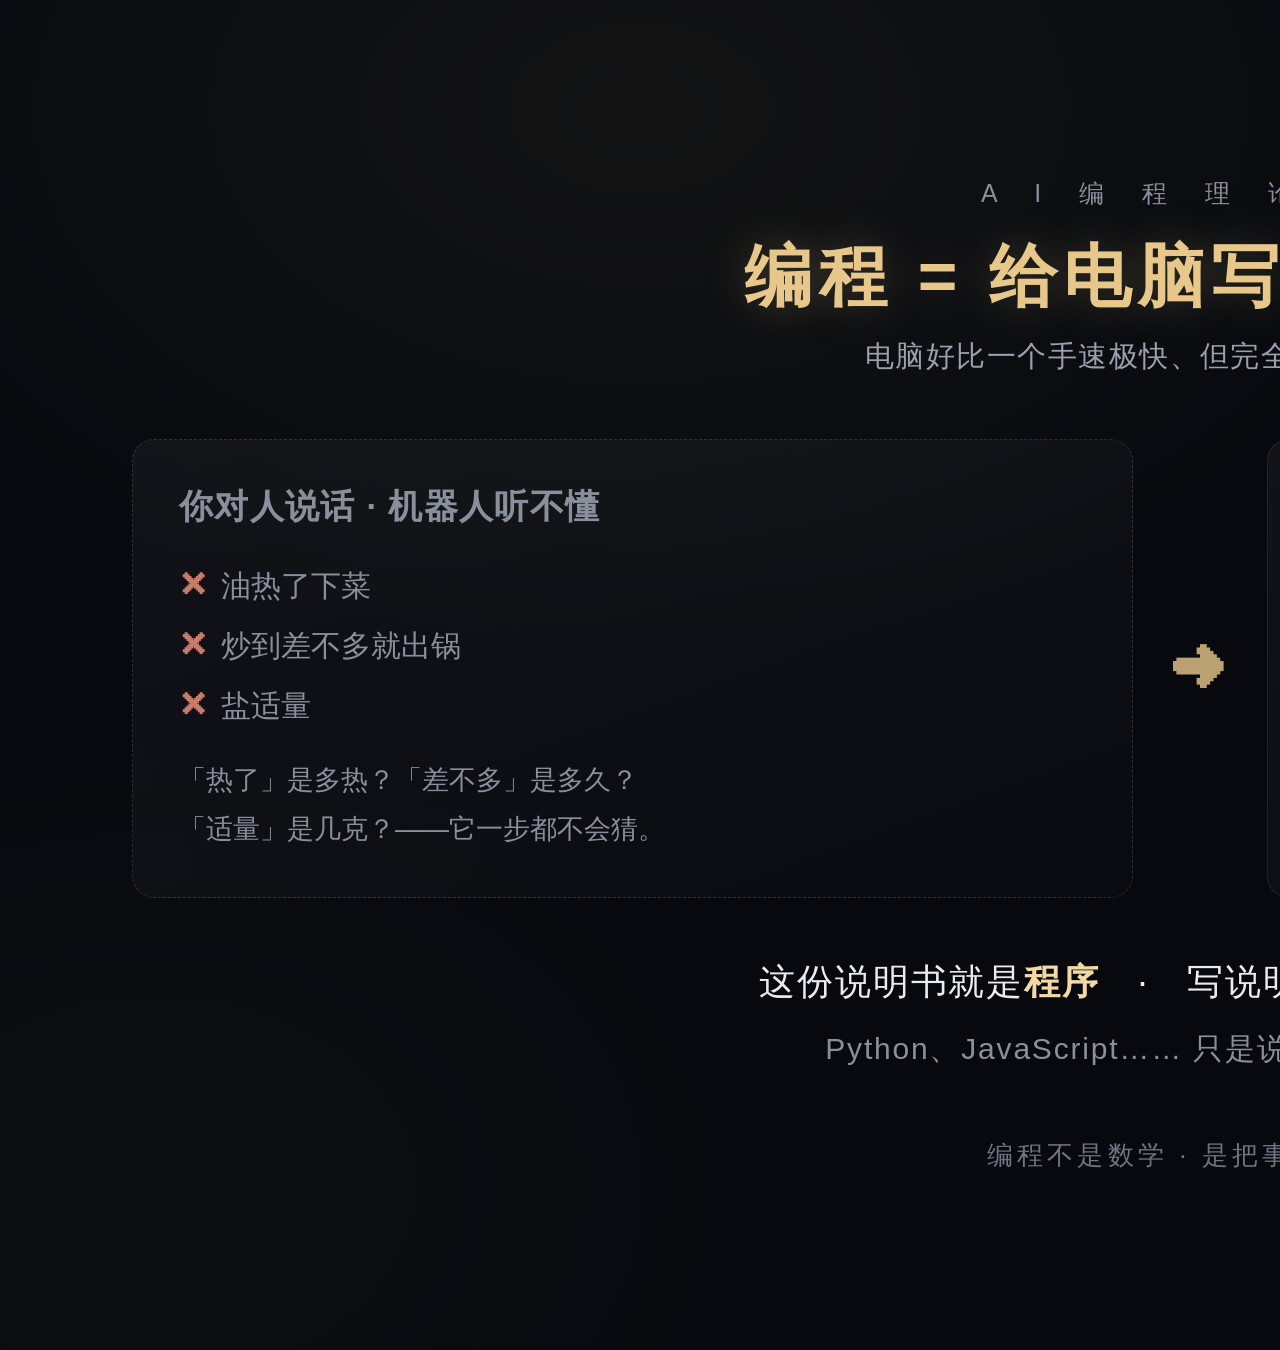
<file: reference/AI编程理论科普_卡片源码/01.html>
<!doctype html>
<html lang="zh-CN">
<head>
<meta charset="utf-8">
<link rel="stylesheet" href="base.css">
<style>
  .row { display: flex; align-items: stretch; gap: 40px; width: 100%; }
  .side { flex: 1; display: flex; flex-direction: column; }
  .side .head { font-size: 34px; font-weight: 700; margin-bottom: 26px; letter-spacing: 0.04em; }
  .recipe {
    flex: 1;
    font-size: 30px;
    line-height: 2.0;
    color: #C3C9D4;
  }
  .bad .recipe { color: #8A8F9C; }
  .bad { border-style: dashed; border-color: rgba(255,255,255,0.13); }
  .x { color: #C77B6B; font-weight: 700; margin-right: 12px; }
  .ok { color: #E8C88A; font-weight: 700; margin-right: 12px; }
  .arrow { display: flex; align-items: center; font-size: 54px; color: #E8C88A; opacity: .8; }
  .note { font-size: 27px; color: #8A8F9C; margin-top: 20px; line-height: 1.8; }
  .concl {
    margin-top: 52px; width: 100%; text-align: center;
    font-size: 36px; letter-spacing: 0.05em; line-height: 1.8;
  }
</style>
</head>
<body>
  <div class="eyebrow">A I 编 程 理 论 科 普</div>
  <h1>编程 = 给电脑写一份说明书</h1>
  <div class="sub">电脑好比一个手速极快、但完全不会做饭的机器人</div>

  <div class="row">
    <div class="card bad side">
      <div class="head dim">你对人说话 · 机器人听不懂</div>
      <div class="recipe">
        <div><span class="x">✕</span>油热了下菜</div>
        <div><span class="x">✕</span>炒到差不多就出锅</div>
        <div><span class="x">✕</span>盐适量</div>
      </div>
      <div class="note">「热了」是多热？「差不多」是多久？<br>「适量」是几克？——它一步都不会猜。</div>
    </div>

    <div class="arrow">➜</div>

    <div class="card side">
      <div class="head gold">写成说明书 · 每步都精确</div>
      <div class="recipe">
        <div><span class="ok">✓</span>倒油 5 毫升</div>
        <div><span class="ok">✓</span>中火加热 30 秒</div>
        <div><span class="ok">✓</span>放入青菜 200 克，翻炒 60 下</div>
      </div>
      <div class="note">每一步精确、每一步都不能省——<br>这就是电脑能照着执行的说明书。</div>
    </div>
  </div>

  <div class="concl">
    这份说明书就是<strong>程序</strong>　·　写说明书用的语言就是<strong>代码</strong><br>
    <span class="dim" style="font-size:30px">Python、JavaScript…… 只是说明书的不同语言版本</span>
  </div>

  <div class="foot">编程不是数学 · 是把事情说清楚</div>
</body>
</html>
</file>
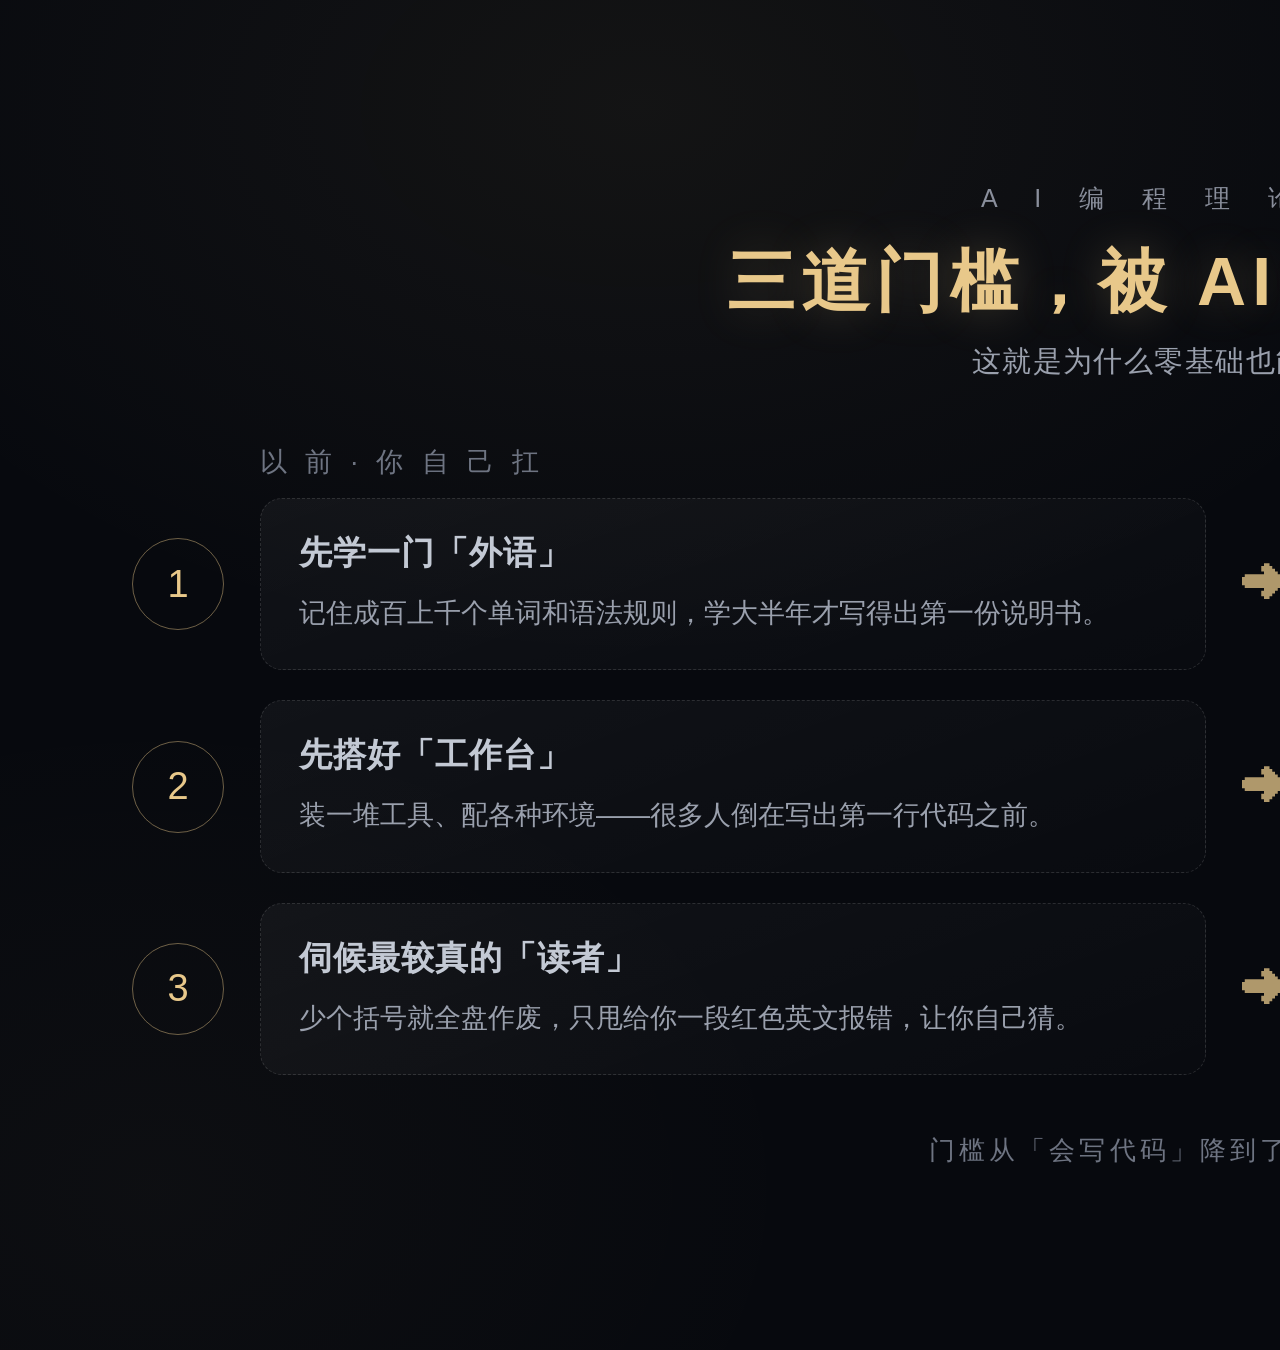
<file: reference/AI编程理论科普_卡片源码/02.html>
<!doctype html>
<html lang="zh-CN">
<head>
<meta charset="utf-8">
<link rel="stylesheet" href="base.css">
<style>
  .grid { display: flex; flex-direction: column; gap: 30px; width: 100%; }
  .lane { display: flex; align-items: center; gap: 36px; }
  .num {
    width: 92px; height: 92px; flex: none;
    border: 1px solid rgba(232,200,138,.45); border-radius: 50%;
    display: flex; align-items: center; justify-content: center;
    font-size: 38px; color: #E8C88A;
  }
  .before, .after { flex: 1; padding: 32px 38px; }
  .before { border-style: dashed; border-color: rgba(255,255,255,.13); }
  .ttl { font-size: 33px; font-weight: 700; margin-bottom: 14px; letter-spacing: .03em; }
  .before .ttl { color: #C3C9D4; }
  .after .ttl { color: #E8C88A; }
  .desc { font-size: 27px; line-height: 1.75; color: #9AA0AD; }
  .after .desc { color: #C3C9D4; }
  .mid { flex: none; font-size: 44px; color: #E8C88A; opacity: .75; }
  .heads { display: flex; gap: 36px; width: 100%; margin-bottom: 18px; padding-left: 128px; }
  .heads div { flex: 1; font-size: 27px; letter-spacing: .2em; color: #6E7482; }
  .heads .r { padding-left: 82px; }
</style>
</head>
<body>
  <div class="eyebrow">A I 编 程 理 论 科 普</div>
  <h1>三道门槛，被 AI 一条条拆掉</h1>
  <div class="sub">这就是为什么零基础也能开始动手</div>

  <div class="heads">
    <div>以 前 · 你 自 己 扛</div>
    <div class="r">现 在 · A I 替 你 扛</div>
  </div>

  <div class="grid">
    <div class="lane">
      <div class="num">1</div>
      <div class="card before">
        <div class="ttl">先学一门「外语」</div>
        <div class="desc">记住成百上千个单词和语法规则，学大半年才写得出第一份说明书。</div>
      </div>
      <div class="mid">➜</div>
      <div class="card after">
        <div class="ttl">语法它全会</div>
        <div class="desc">你说中文，它负责翻译成代码。</div>
      </div>
    </div>

    <div class="lane">
      <div class="num">2</div>
      <div class="card before">
        <div class="ttl">先搭好「工作台」</div>
        <div class="desc">装一堆工具、配各种环境——很多人倒在写出第一行代码之前。</div>
      </div>
      <div class="mid">➜</div>
      <div class="card after">
        <div class="ttl">环境它帮你装</div>
        <div class="desc">它自己在你电脑上准备妥当。</div>
      </div>
    </div>

    <div class="lane">
      <div class="num">3</div>
      <div class="card before">
        <div class="ttl">伺候最较真的「读者」</div>
        <div class="desc">少个括号就全盘作废，只甩给你一段红色英文报错，让你自己猜。</div>
      </div>
      <div class="mid">➜</div>
      <div class="card after">
        <div class="ttl">报错它自己修</div>
        <div class="desc">它看得懂报错，改到跑通为止。</div>
      </div>
    </div>
  </div>

  <div class="foot">门槛从「会写代码」降到了「会说人话」</div>
</body>
</html>
</file>
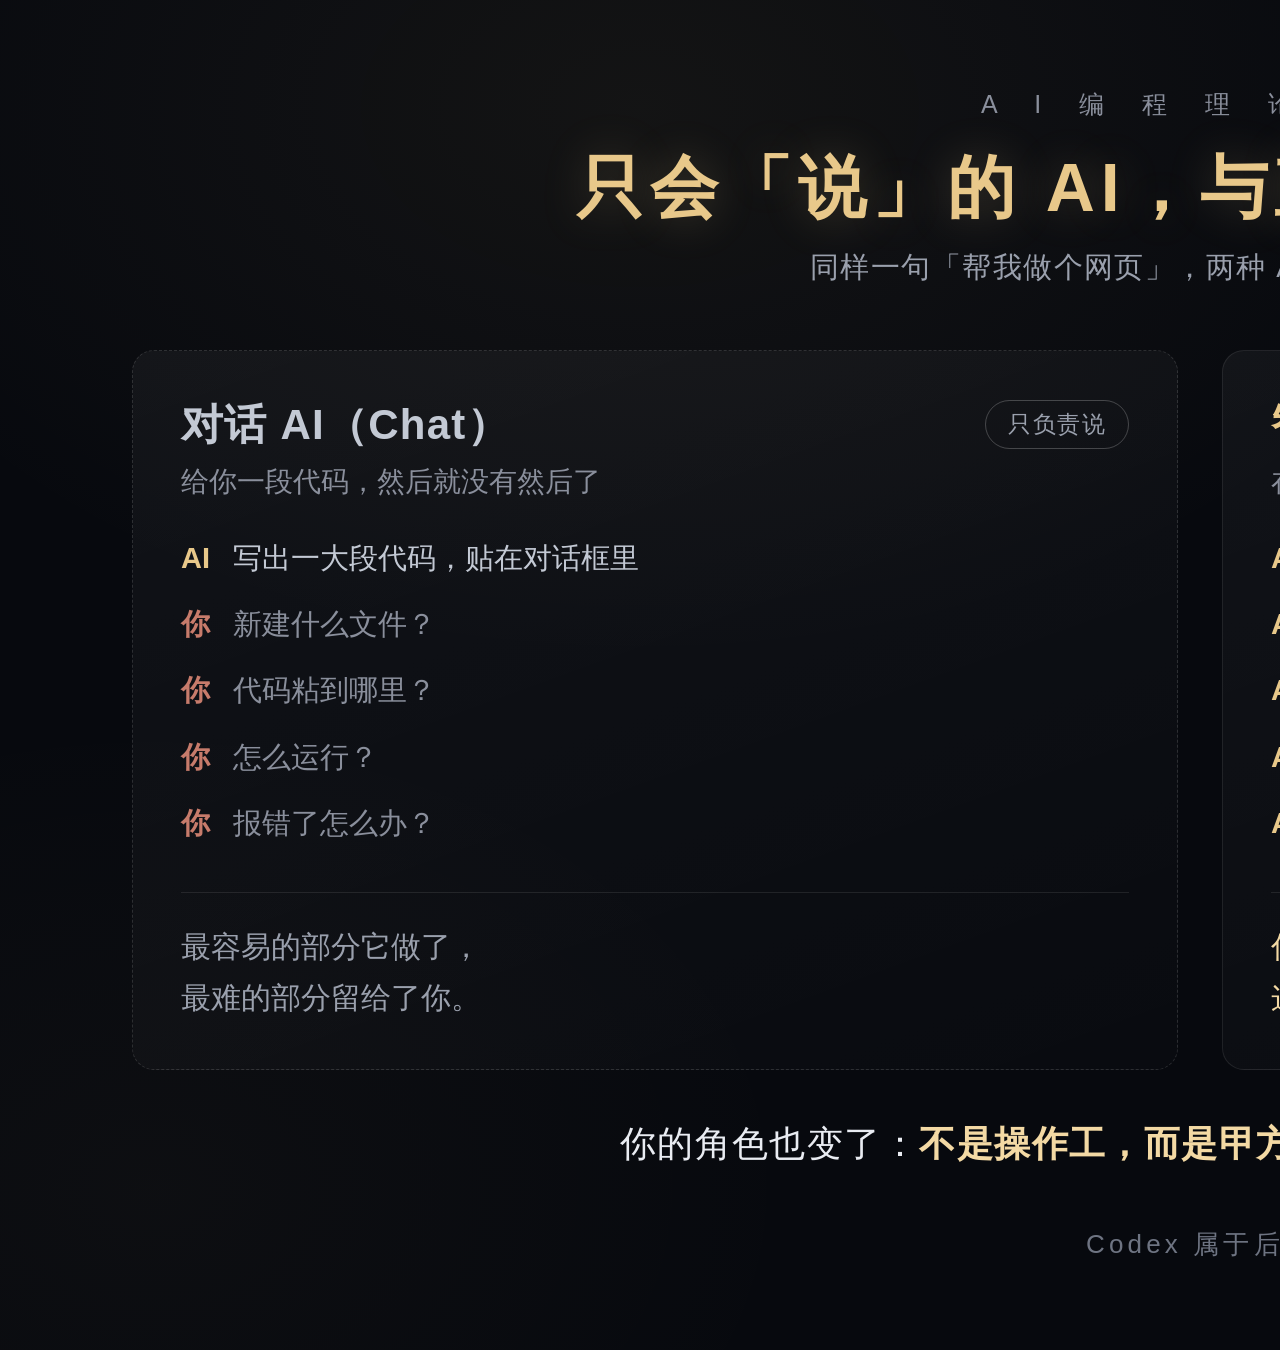
<file: reference/AI编程理论科普_卡片源码/03.html>
<!doctype html>
<html lang="zh-CN">
<head>
<meta charset="utf-8">
<link rel="stylesheet" href="base.css">
<style>
  .row { display: flex; gap: 44px; width: 100%; align-items: stretch; }
  .col { flex: 1; display: flex; flex-direction: column; padding: 46px 48px; }
  .col.chat { border-style: dashed; border-color: rgba(255,255,255,.13); }
  .hd { display: flex; align-items: center; justify-content: space-between; margin-bottom: 10px; }
  .name { font-size: 42px; font-weight: 700; letter-spacing: .03em; }
  .chat .name { color: #C3C9D4; }
  .agent .name { color: #E8C88A; }
  .role { font-size: 28px; color: #8A8F9C; margin-bottom: 34px; }
  .steps { flex: 1; }
  .step {
    display: flex; align-items: flex-start; gap: 18px;
    font-size: 29px; line-height: 1.6; margin-bottom: 20px;
  }
  .mk { flex: none; width: 34px; font-weight: 700; }
  .chat .you { color: #C77B6B; }
  .chat .it { color: #E8C88A; }
  .agent .it { color: #E8C88A; }
  .step .t { color: #C3C9D4; }
  .step.off .t { color: #8A8F9C; }
  .verdict {
    margin-top: 26px; padding-top: 28px;
    border-top: 1px solid rgba(255,255,255,.09);
    font-size: 30px; line-height: 1.7;
  }
  .chat .verdict { color: #9AA0AD; }
  .agent .verdict { color: #F3D9A4; }
  .concl { margin-top: 50px; font-size: 36px; letter-spacing: .04em; text-align: center; }
</style>
</head>
<body>
  <div class="eyebrow">A I 编 程 理 论 科 普</div>
  <h1>只会「说」的 AI，与直接「做」的 AI</h1>
  <div class="sub">同样一句「帮我做个网页」，两种 AI 给你的东西完全不同</div>

  <div class="row">
    <div class="card col chat">
      <div class="hd">
        <div class="name">对话 AI（Chat）</div>
        <div class="tag" style="border-color:rgba(255,255,255,.22);color:#9AA0AD">只负责说</div>
      </div>
      <div class="role">给你一段代码，然后就没有然后了</div>
      <div class="steps">
        <div class="step"><span class="mk it">AI</span><span class="t">写出一大段代码，贴在对话框里</span></div>
        <div class="step off"><span class="mk you">你</span><span class="t">新建什么文件？</span></div>
        <div class="step off"><span class="mk you">你</span><span class="t">代码粘到哪里？</span></div>
        <div class="step off"><span class="mk you">你</span><span class="t">怎么运行？</span></div>
        <div class="step off"><span class="mk you">你</span><span class="t">报错了怎么办？</span></div>
      </div>
      <div class="verdict">最容易的部分它做了，<br>最难的部分留给了你。</div>
    </div>

    <div class="card col agent">
      <div class="hd">
        <div class="name">智能体 AI（Agent）</div>
        <div class="tag">直接动手做</div>
      </div>
      <div class="role">在你的电脑上跑完全程，端出成品</div>
      <div class="steps">
        <div class="step"><span class="mk it">AI</span><span class="t">自己建文件夹、建文件</span></div>
        <div class="step"><span class="mk it">AI</span><span class="t">自己写代码</span></div>
        <div class="step"><span class="mk it">AI</span><span class="t">自己运行</span></div>
        <div class="step"><span class="mk it">AI</span><span class="t">自己看报错、自己修好</span></div>
        <div class="step"><span class="mk it">AI</span><span class="t">把能用的成品端到你面前</span></div>
      </div>
      <div class="verdict">你下任务，它跑完全程——<br>这就是前面章节说的「智能管家」。</div>
    </div>
  </div>

  <div class="concl">你的角色也变了：<strong>不是操作工，而是甲方</strong>——提需求、看结果、给意见</div>
  <div class="foot">Codex 属于后者</div>
</body>
</html>
</file>
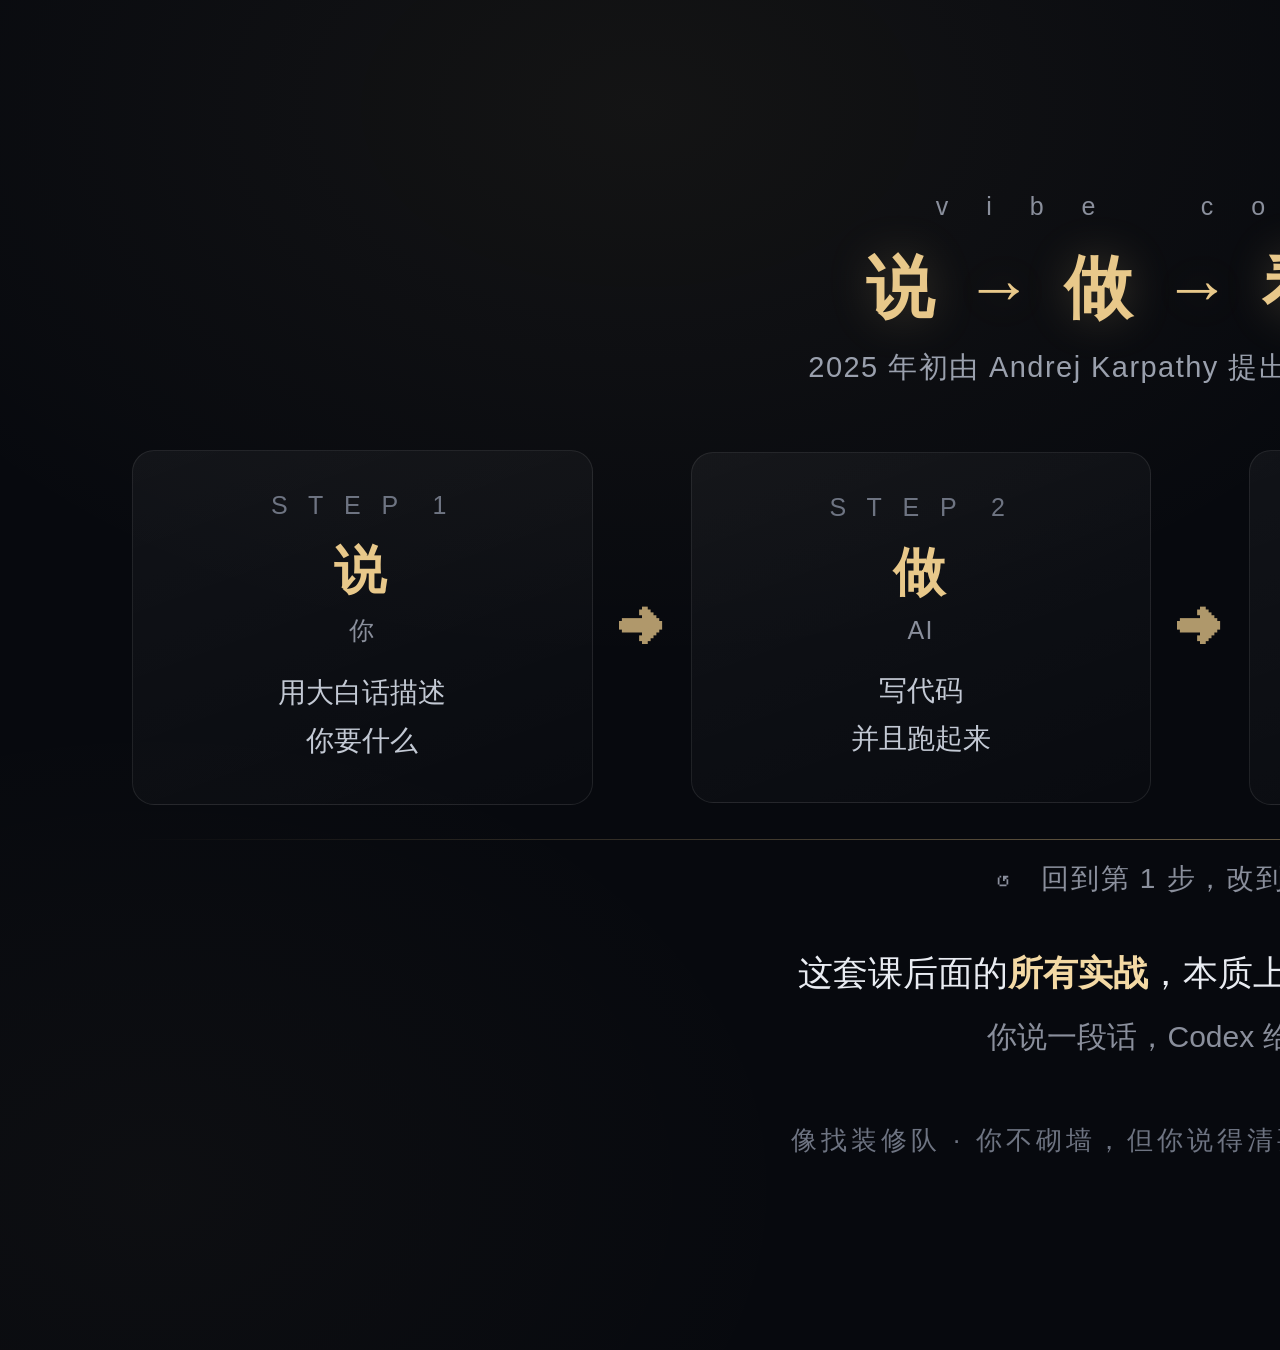
<file: reference/AI编程理论科普_卡片源码/04.html>
<!doctype html>
<html lang="zh-CN">
<head>
<meta charset="utf-8">
<link rel="stylesheet" href="base.css">
<style>
  .loop { display: flex; align-items: center; gap: 26px; width: 100%; }
  .node {
    flex: 1; padding: 40px 34px; text-align: center;
    display: flex; flex-direction: column; align-items: center;
  }
  .idx { font-size: 25px; letter-spacing: .28em; color: #6E7482; margin-bottom: 16px; }
  .act { font-size: 52px; font-weight: 700; color: #E8C88A; margin-bottom: 8px; letter-spacing: .08em; }
  .who { font-size: 25px; color: #8A8F9C; margin-bottom: 22px; letter-spacing: .06em; }
  .txt { font-size: 28px; line-height: 1.7; color: #C3C9D4; }
  .arr { flex: none; font-size: 46px; color: #E8C88A; opacity: .75; }
  .back {
    margin-top: 34px; width: 100%; text-align: center;
    font-size: 28px; color: #8A8F9C; letter-spacing: .06em;
  }
  .back .line {
    display: block; height: 1px; margin-bottom: 20px;
    background: linear-gradient(90deg, transparent, rgba(232,200,138,.42), transparent);
  }
  .concl { margin-top: 44px; font-size: 35px; text-align: center; line-height: 1.75; }
</style>
</head>
<body>
  <div class="eyebrow">v i b e &nbsp;&nbsp; c o d i n g</div>
  <h1>说 → 做 → 看 → 改</h1>
  <div class="sub">2025 年初由 Andrej Karpathy 提出 · 直译「凭感觉编程」</div>

  <div class="loop">
    <div class="card node">
      <div class="idx">S T E P &nbsp;1</div>
      <div class="act">说</div>
      <div class="who">你</div>
      <div class="txt">用大白话描述<br>你要什么</div>
    </div>
    <div class="arr">➜</div>
    <div class="card node">
      <div class="idx">S T E P &nbsp;2</div>
      <div class="act">做</div>
      <div class="who">AI</div>
      <div class="txt">写代码<br>并且跑起来</div>
    </div>
    <div class="arr">➜</div>
    <div class="card node">
      <div class="idx">S T E P &nbsp;3</div>
      <div class="act">看</div>
      <div class="who">你</div>
      <div class="txt">看效果<br><span class="gold">不是看代码</span></div>
    </div>
    <div class="arr">➜</div>
    <div class="card node">
      <div class="idx">S T E P &nbsp;4</div>
      <div class="act">改</div>
      <div class="who">你</div>
      <div class="txt">不满意就<br>接着提意见</div>
    </div>
  </div>

  <div class="back">
    <span class="line"></span>
    ↺　回到第 1 步，改到满意为止
  </div>

  <div class="concl">
    这套课后面的<strong>所有实战</strong>，本质上都是这个循环的重复<br>
    <span class="dim" style="font-size:30px">你说一段话，Codex 给一个结果</span>
  </div>

  <div class="foot">像找装修队 · 你不砌墙，但你说得清要什么、看得出哪儿歪了</div>
</body>
</html>
</file>
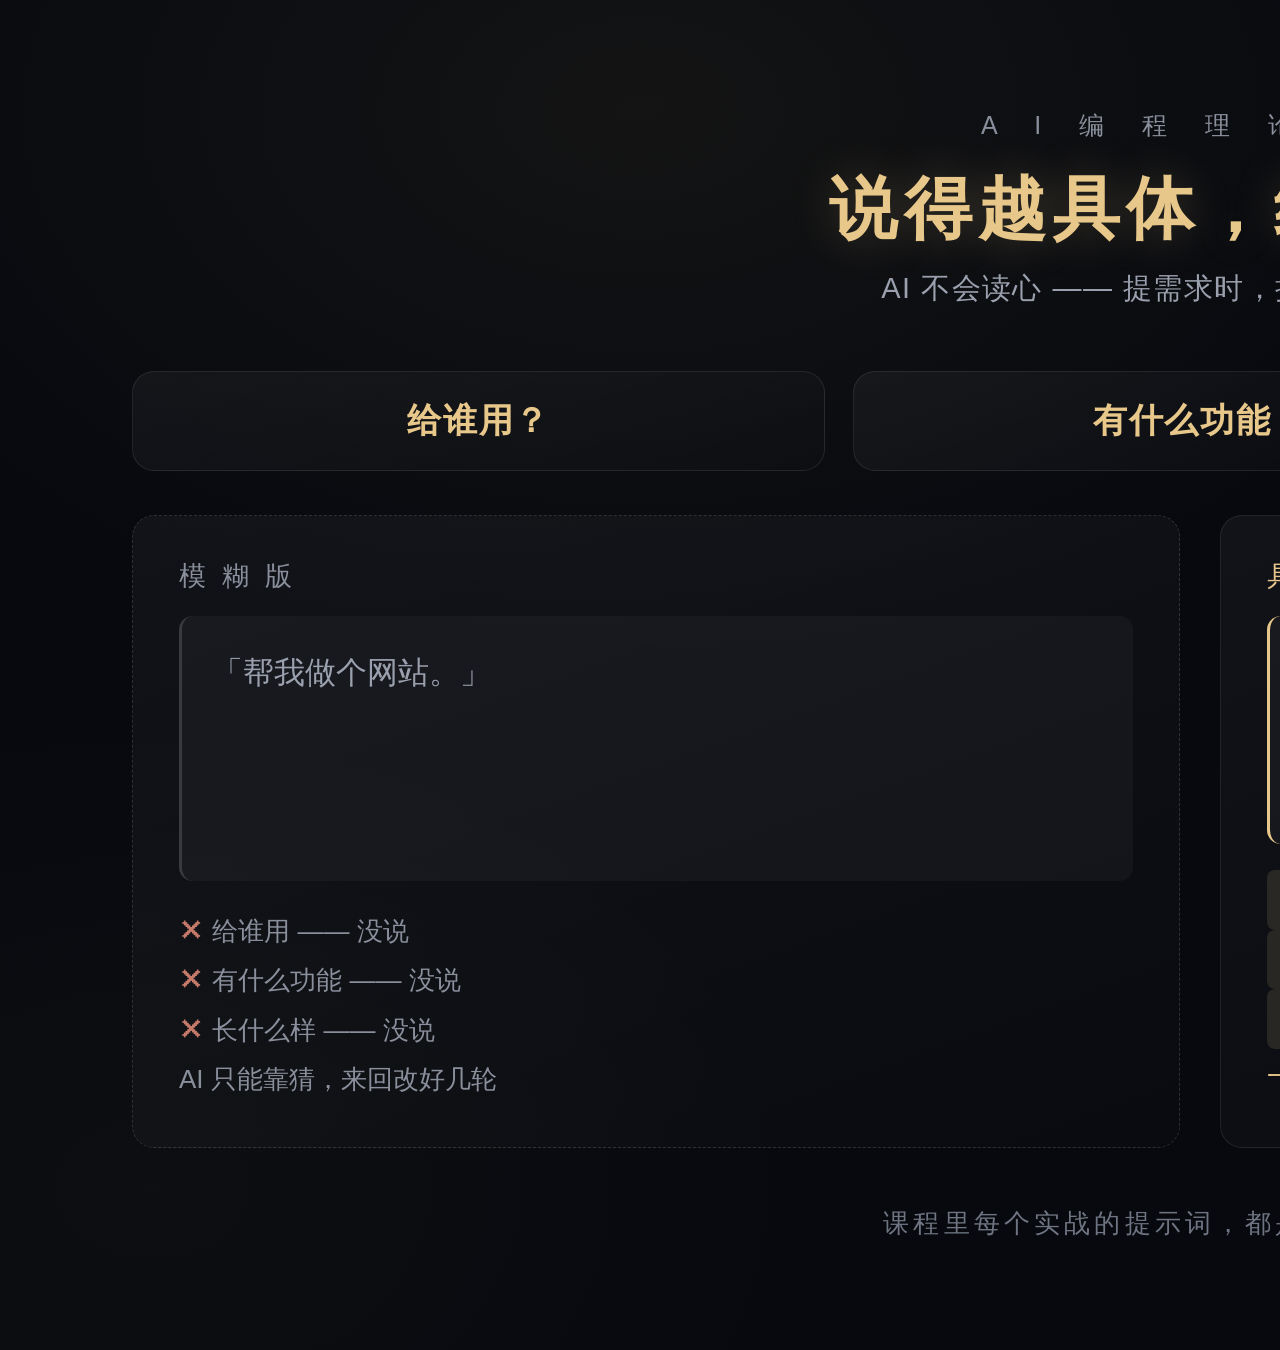
<file: reference/AI编程理论科普_卡片源码/05.html>
<!doctype html>
<html lang="zh-CN">
<head>
<meta charset="utf-8">
<link rel="stylesheet" href="base.css">
<style>
  .three { display: flex; gap: 28px; width: 100%; margin-bottom: 44px; }
  .k { flex: 1; padding: 26px 32px; text-align: center; }
  .k .q { font-size: 34px; font-weight: 700; color: #E8C88A; letter-spacing: .05em; }
  .row { display: flex; gap: 40px; width: 100%; align-items: stretch; }
  .box { flex: 1; padding: 42px 46px; display: flex; flex-direction: column; }
  .box.bad { border-style: dashed; border-color: rgba(255,255,255,.13); }
  .lbl { font-size: 27px; letter-spacing: .16em; margin-bottom: 22px; }
  .bad .lbl { color: #8A8F9C; }
  .good .lbl { color: #E8C88A; }
  .quote {
    font-size: 31px; line-height: 1.85; padding: 28px 30px;
    border-radius: 14px; background: rgba(255,255,255,.035);
    border-left: 3px solid rgba(255,255,255,.14);
    margin-bottom: 26px; flex: 1;
  }
  .bad .quote { color: #9AA0AD; }
  .good .quote { color: #E9ECF2; border-left-color: #E8C88A; }
  .hit { font-size: 26px; line-height: 1.9; }
  .bad .hit { color: #8A8F9C; }
  .good .hit { color: #C3C9D4; }
  .chip {
    display: inline-block; font-size: 23px; padding: 5px 16px; border-radius: 8px;
    background: rgba(232,200,138,.13); color: #E8C88A; margin-right: 14px;
    min-width: 104px; text-align: center;
  }
  .good .hit { line-height: 2.15; }
  .miss { color: #C77B6B; }
</style>
</head>
<body>
  <div class="eyebrow">A I 编 程 理 论 科 普</div>
  <h1>说得越具体，结果越好</h1>
  <div class="sub">AI 不会读心 —— 提需求时，把这三件事说清楚</div>

  <div class="three">
    <div class="card k"><div class="q">给谁用？</div></div>
    <div class="card k"><div class="q">有什么功能？</div></div>
    <div class="card k"><div class="q">长什么样？</div></div>
  </div>

  <div class="row">
    <div class="card box bad">
      <div class="lbl">模 糊 版</div>
      <div class="quote">「帮我做个网站。」</div>
      <div class="hit">
        <span class="miss">✕</span> 给谁用 —— 没说<br>
        <span class="miss">✕</span> 有什么功能 —— 没说<br>
        <span class="miss">✕</span> 长什么样 —— 没说<br>
        <span class="dim">AI 只能靠猜，来回改好几轮</span>
      </div>
    </div>

    <div class="card box good">
      <div class="lbl">具 体 版</div>
      <div class="quote">「帮我做一个<strong>个人作品集网站</strong>，<strong>给来谈合作的客户看</strong>：首页放自我介绍和联系方式，作品页按类别展示图片，风格要<strong>黑白极简</strong>。」</div>
      <div class="hit">
        <span class="chip">给谁用</span>来谈合作的客户<br>
        <span class="chip">功能</span>自我介绍 · 联系方式 · 作品分类展示<br>
        <span class="chip">样子</span>黑白极简<br>
        <span class="gold">一次做对的概率高得多</span>
      </div>
    </div>
  </div>

  <div class="foot">课程里每个实战的提示词，都是按这个思路写的</div>
</body>
</html>
</file>
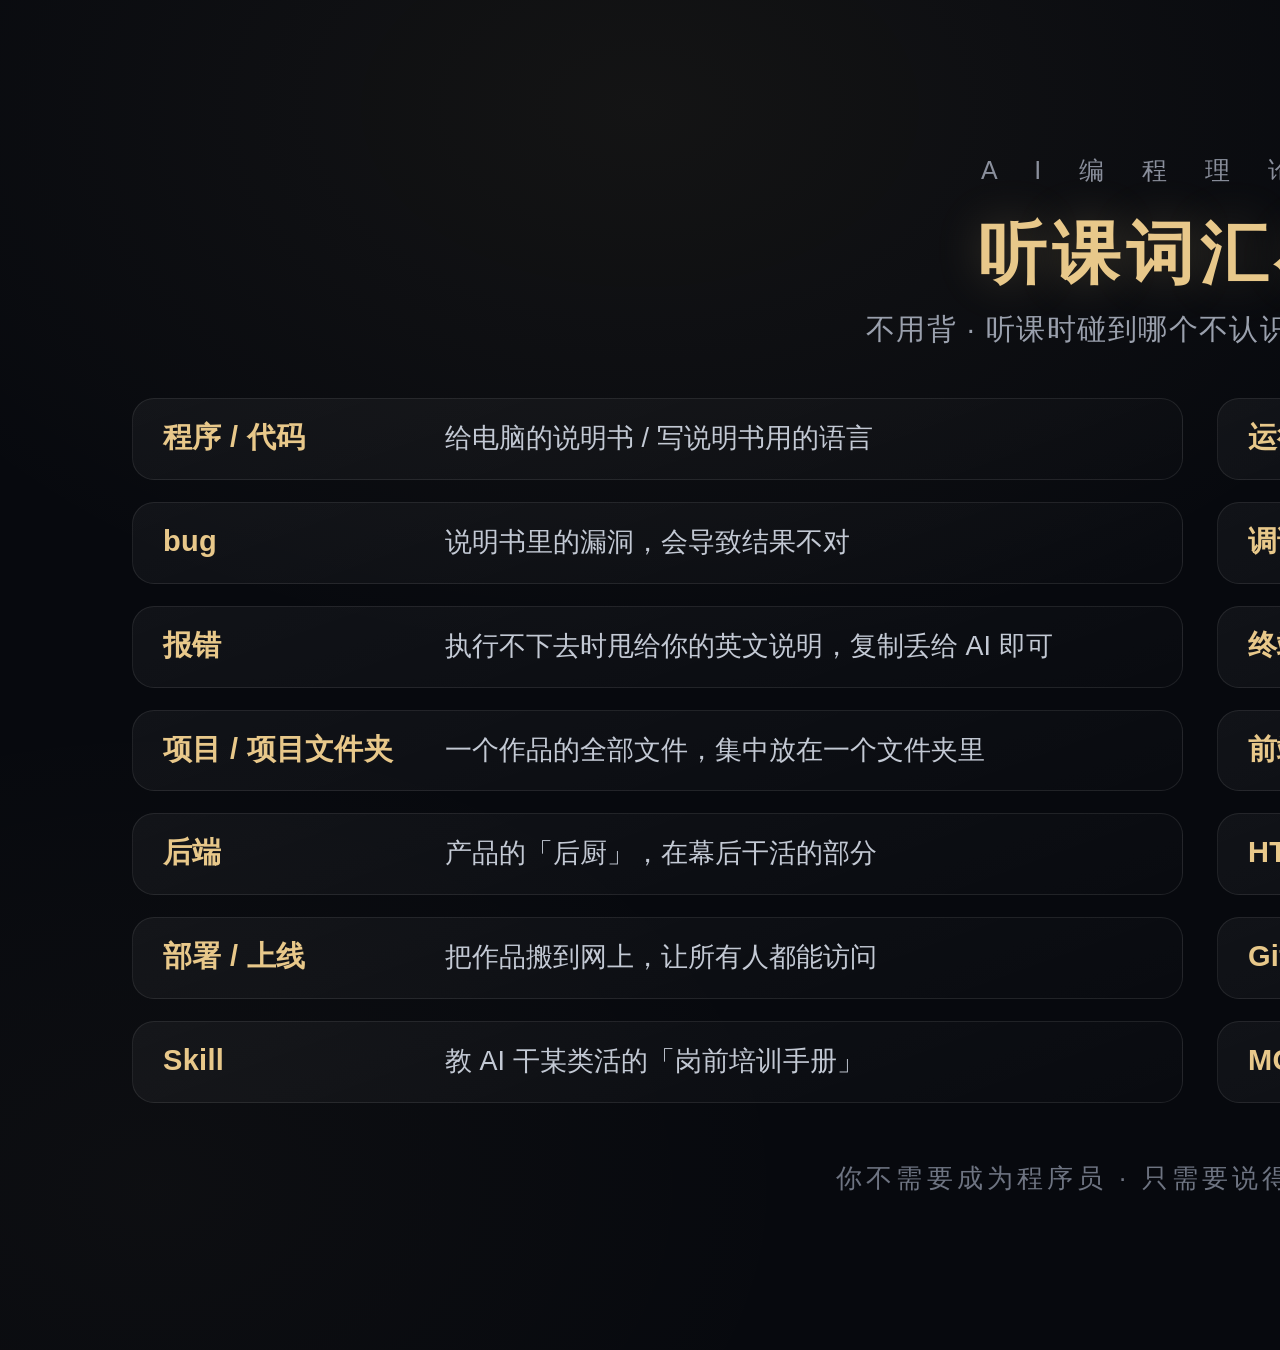
<file: reference/AI编程理论科普_卡片源码/06.html>
<!doctype html>
<html lang="zh-CN">
<head>
<meta charset="utf-8">
<link rel="stylesheet" href="base.css">
<style>
  h1 { margin-bottom: 10px; }
  .sub { margin-bottom: 48px; }
  .grid {
    display: grid; grid-template-columns: repeat(2, 1fr);
    gap: 22px 34px; width: 100%;
  }
  .it { display: flex; align-items: baseline; gap: 20px; padding: 19px 30px; }
  .w {
    flex: none; width: 262px; font-size: 29px; font-weight: 700;
    color: #E8C88A; letter-spacing: .01em;
  }
  .d { font-size: 27px; line-height: 1.55; color: #C3C9D4; }
</style>
</head>
<body>
  <div class="eyebrow">A I 编 程 理 论 科 普</div>
  <h1>听课词汇小抄</h1>
  <div class="sub">不用背 · 听课时碰到哪个不认识，回来查一眼就行</div>

  <div class="grid">
    <div class="card it"><div class="w">程序 / 代码</div><div class="d">给电脑的说明书 / 写说明书用的语言</div></div>
    <div class="card it"><div class="w">运行</div><div class="d">让电脑照着说明书执行一遍</div></div>
    <div class="card it"><div class="w">bug</div><div class="d">说明书里的漏洞，会导致结果不对</div></div>
    <div class="card it"><div class="w">调试（debug）</div><div class="d">找漏洞、补漏洞</div></div>
    <div class="card it"><div class="w">报错</div><div class="d">执行不下去时甩给你的英文说明，复制丢给 AI 即可</div></div>
    <div class="card it"><div class="w">终端 / 命令行</div><div class="d">用打字跟电脑对话的黑框框，Codex 会替你操作</div></div>
    <div class="card it"><div class="w">项目 / 项目文件夹</div><div class="d">一个作品的全部文件，集中放在一个文件夹里</div></div>
    <div class="card it"><div class="w">前端</div><div class="d">产品的「脸面」，你看得见、点得到的界面</div></div>
    <div class="card it"><div class="w">后端</div><div class="d">产品的「后厨」，在幕后干活的部分</div></div>
    <div class="card it"><div class="w">HTML</div><div class="d">网页文件的格式，双击就能用浏览器打开</div></div>
    <div class="card it"><div class="w">部署 / 上线</div><div class="d">把作品搬到网上，让所有人都能访问</div></div>
    <div class="card it"><div class="w">Git / GitHub</div><div class="d">代码的「游戏存档系统」和「云端网盘」，随时读档回滚</div></div>
    <div class="card it"><div class="w">Skill</div><div class="d">教 AI 干某类活的「岗前培训手册」</div></div>
    <div class="card it"><div class="w">MCP / CLI</div><div class="d">AI 连接其他软件和服务的「转接头」</div></div>
  </div>

  <div class="foot">你不需要成为程序员 · 只需要说得清需求、看得懂效果</div>
</body>
</html>
</file>
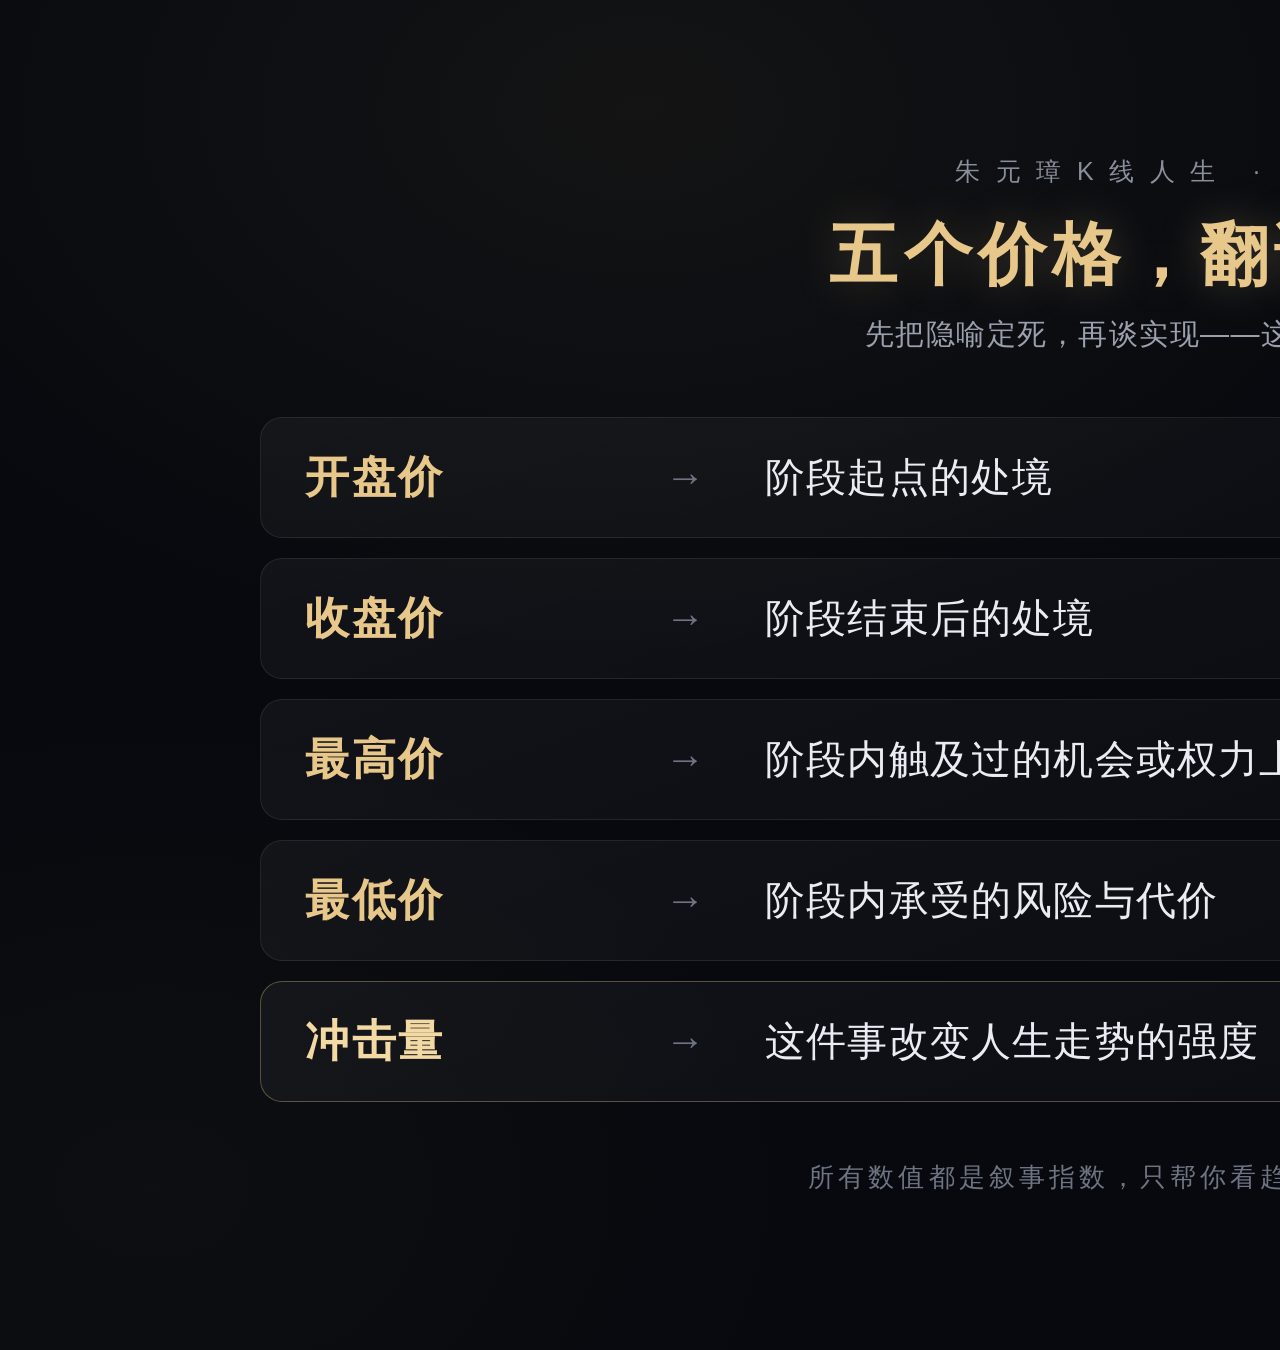
<file: reference/朱元璋K线人生_卡片源码/图02_观看规则五项对照卡.html>
<!doctype html>
<html lang="zh-CN">
<head>
<meta charset="utf-8" />
<link rel="stylesheet" href="base.css" />
<style>
  .rows { display: flex; flex-direction: column; gap: 20px; width: 100%; max-width: 1880px; }
  .row {
    display: grid;
    grid-template-columns: 300px 92px 1fr;
    align-items: center;
    gap: 34px;
    background: linear-gradient(160deg, rgba(255,255,255,.045), rgba(255,255,255,.012));
    border: 1px solid rgba(255,255,255,.085);
    border-radius: 22px;
    padding: 30px 44px;
  }
  .term { font-size: 44px; font-weight: 700; color: #E8C88A; letter-spacing: .06em; }
  .arrow { font-size: 40px; color: #6E7482; text-align: center; }
  .mean { font-size: 40px; color: #E9ECF2; letter-spacing: .03em; }
  .row.impact { border-color: rgba(232,200,138,.34); }
  .row.impact .term { color: #F3D9A4; }
</style>
</head>
<body>
  <div class="eyebrow">朱元璋K线人生 · 观看规则</div>
  <h1>五个价格，翻译成人生</h1>
  <div class="sub">先把隐喻定死，再谈实现——这是整个项目的地基</div>

  <div class="rows">
    <div class="row"><span class="term">开盘价</span><span class="arrow">→</span><span class="mean">阶段起点的处境</span></div>
    <div class="row"><span class="term">收盘价</span><span class="arrow">→</span><span class="mean">阶段结束后的处境</span></div>
    <div class="row"><span class="term">最高价</span><span class="arrow">→</span><span class="mean">阶段内触及过的机会或权力上限</span></div>
    <div class="row"><span class="term">最低价</span><span class="arrow">→</span><span class="mean">阶段内承受的风险与代价</span></div>
    <div class="row impact"><span class="term">冲击量</span><span class="arrow">→</span><span class="mean">这件事改变人生走势的强度</span></div>
  </div>

  <div class="foot">所有数值都是叙事指数，只帮你看趋势，不是史学定量结论</div>
</body>
</html>
</file>
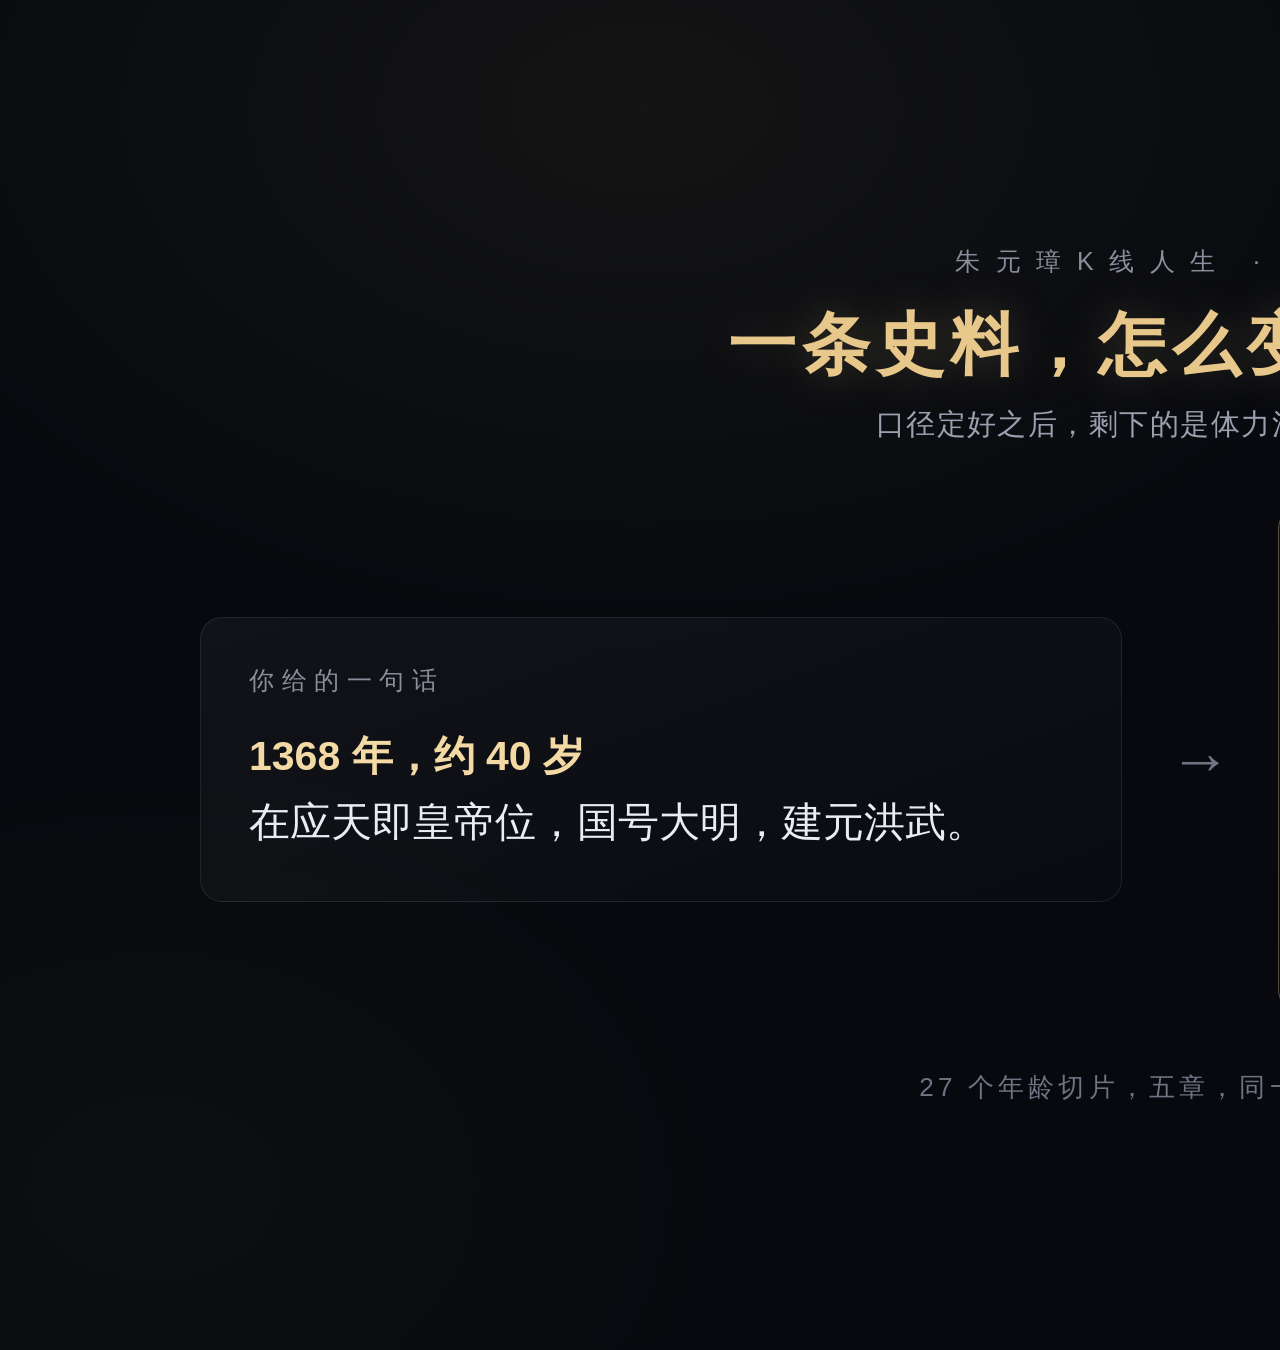
<file: reference/朱元璋K线人生_卡片源码/图04_事件到K线的字段映射卡.html>
<!doctype html>
<html lang="zh-CN">
<head>
<meta charset="utf-8" />
<link rel="stylesheet" href="base.css" />
<style>
  .wrap { display: grid; grid-template-columns: 1fr 96px 1fr; align-items: center; gap: 30px; width: 100%; max-width: 2000px; }
  .side { background: linear-gradient(160deg, rgba(255,255,255,.045), rgba(255,255,255,.012));
          border: 1px solid rgba(255,255,255,.085); border-radius: 22px; padding: 46px 48px; }
  .side.out { border-color: rgba(232,200,138,.34); }
  .cap { font-size: 25px; letter-spacing: .3em; color: #8A8F9C; margin-bottom: 26px; }
  .story { font-size: 41px; line-height: 1.62; color: #E9ECF2; }
  .story b { color: #F3D9A4; }
  .big-arrow { font-size: 62px; color: #6E7482; text-align: center; }
  .kv { display: grid; grid-template-columns: 210px 1fr; gap: 14px 26px; font-size: 35px; }
  .k { color: #8A8F9C; letter-spacing: .04em; }
  .v { color: #E9ECF2; }
  .v.hi { color: #E8C88A; font-weight: 700; }
</style>
</head>
<body>
  <div class="eyebrow">朱元璋K线人生 · 数据口径</div>
  <h1>一条史料，怎么变成一根K线</h1>
  <div class="sub">口径定好之后，剩下的是体力活——交给 Codex</div>

  <div class="wrap">
    <div class="side">
      <div class="cap">你给的一句话</div>
      <div class="story"><b>1368 年，约 40 岁</b><br />在应天即皇帝位，国号大明，建元洪武。</div>
    </div>

    <div class="big-arrow">→</div>

    <div class="side out">
      <div class="cap">它填出的一条数据</div>
      <div class="kv">
        <span class="k">年份 / 年龄</span><span class="v">1368 · 约40岁</span>
        <span class="k">事件标题</span><span class="v">称帝建明</span>
        <span class="k">开盘 → 收盘</span><span class="v hi">89 → 94</span>
        <span class="k">最高 / 最低</span><span class="v">96 / 84</span>
        <span class="k">冲击量</span><span class="v hi">100（全篇峰值）</span>
        <span class="k">阶段</span><span class="v">权力峰值</span>
      </div>
    </div>
  </div>

  <div class="foot">27 个年龄切片，五章，同一年可以有多条</div>
</body>
</html>
</file>
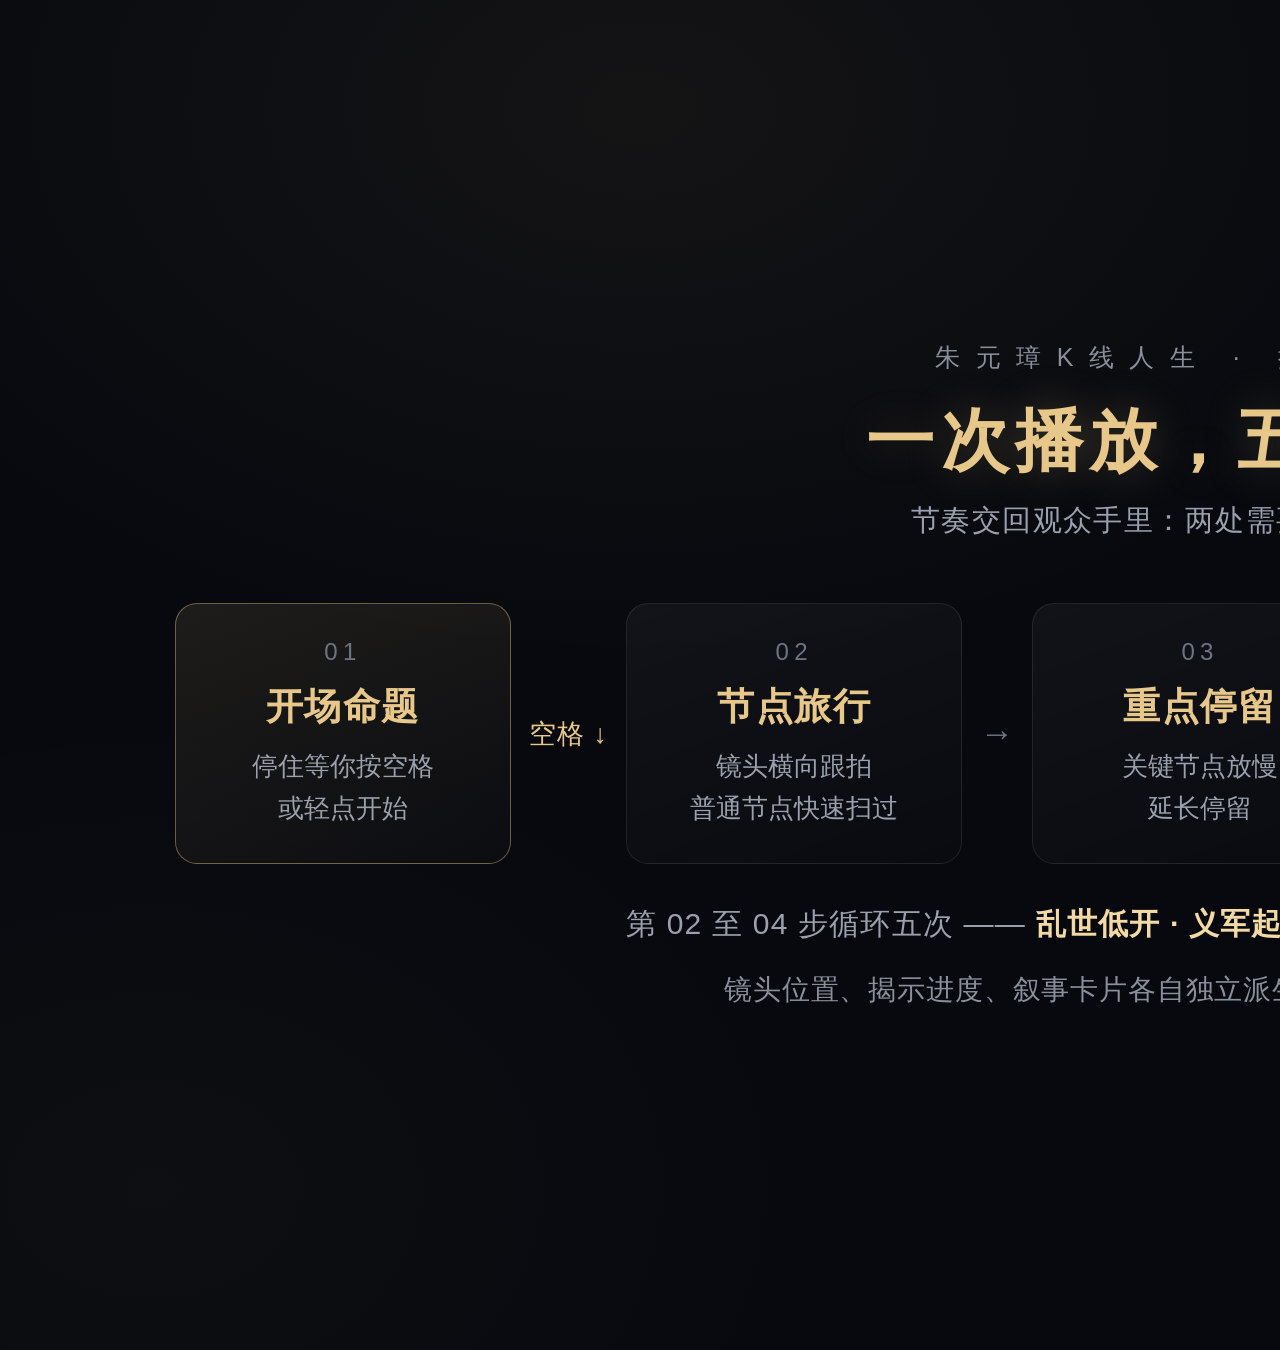
<file: reference/朱元璋K线人生_卡片源码/图08_五态节奏图.html>
<!doctype html>
<html lang="zh-CN">
<head>
<meta charset="utf-8" />
<link rel="stylesheet" href="base.css" />
<style>
  .flow { display: flex; align-items: stretch; gap: 18px; width: 100%; max-width: 2050px; }
  .st { flex: 1; background: linear-gradient(160deg, rgba(255,255,255,.045), rgba(255,255,255,.012));
        border: 1px solid rgba(255,255,255,.085); border-radius: 22px; padding: 34px 26px; text-align: center; }
  .st .n { font-size: 24px; color: #6E7482; letter-spacing: .22em; margin-bottom: 16px; }
  .st .t { font-size: 37px; font-weight: 700; color: #E8C88A; letter-spacing: .04em; margin-bottom: 14px; }
  .st .d { font-size: 26px; color: #9AA0AD; line-height: 1.6; }
  .st.gate { border-color: rgba(232,200,138,.42); background: linear-gradient(160deg, rgba(232,200,138,.10), rgba(232,200,138,.02)); }
  .sep { align-self: center; font-size: 34px; color: #6E7482; }
  .sep.key { color: #E8C88A; font-size: 27px; letter-spacing: .04em; white-space: nowrap; }
  .loop { margin-top: 40px; font-size: 30px; color: #9AA0AD; letter-spacing: .04em; text-align: center; }
  .loop b { color: #F3D9A4; }
  .note { margin-top: 26px; font-size: 28px; color: #8A8F9C; text-align: center; letter-spacing: .03em; }
</style>
</head>
<body>
  <div class="eyebrow">朱元璋K线人生 · 播放状态机</div>
  <h1>一次播放，五种状态</h1>
  <div class="sub">节奏交回观众手里：两处需要你按下才继续</div>

  <div class="flow">
    <div class="st gate">
      <div class="n">01</div>
      <div class="t">开场命题</div>
      <div class="d">停住等你按空格<br />或轻点开始</div>
    </div>
    <div class="sep key">空格&nbsp;↓</div>
    <div class="st">
      <div class="n">02</div>
      <div class="t">节点旅行</div>
      <div class="d">镜头横向跟拍<br />普通节点快速扫过</div>
    </div>
    <div class="sep">→</div>
    <div class="st">
      <div class="n">03</div>
      <div class="t">重点停留</div>
      <div class="d">关键节点放慢<br />延长停留</div>
    </div>
    <div class="sep">→</div>
    <div class="st gate">
      <div class="n">04</div>
      <div class="t">章节回望</div>
      <div class="d">拉远看全章<br />然后停住等你继续</div>
    </div>
    <div class="sep key">空格&nbsp;↓</div>
    <div class="st">
      <div class="n">05</div>
      <div class="t">全局回望</div>
      <div class="d">七十年一次收束<br />可重播一生</div>
    </div>
  </div>

  <div class="loop">第 02 至 04 步循环五次 —— <b>乱世低开 · 义军起势 · 逐鹿天下 · 洪武定盘 · 高位余震</b></div>
  <div class="note">镜头位置、揭示进度、叙事卡片各自独立派生，切节点时不会把总进度带乱</div>
</body>
</html>
</file>
<file: reference/AI编程理论科普_卡片源码/base.css>
* { margin: 0; padding: 0; box-sizing: border-box; }

body {
  width: 2400px;
  height: 1350px;
  background: #07090E;
  background-image:
    radial-gradient(ellipse 1400px 900px at 50% 8%, rgba(232, 200, 138, 0.055), transparent 62%),
    radial-gradient(ellipse 1100px 800px at 12% 88%, rgba(232, 200, 138, 0.028), transparent 60%);
  font-family: "Microsoft YaHei", "PingFang SC", "Noto Sans CJK SC", sans-serif;
  color: #E9ECF2;
  display: flex;
  flex-direction: column;
  align-items: center;
  justify-content: center;
  padding: 92px 132px;
  overflow: hidden;
}

.eyebrow {
  font-size: 25px;
  letter-spacing: 0.62em;
  color: #8A8F9C;
  text-indent: 0.62em;
  margin-bottom: 22px;
}

h1 {
  font-size: 68px;
  font-weight: 700;
  letter-spacing: 0.09em;
  color: #E8C88A;
  text-shadow: 0 0 46px rgba(232, 200, 138, 0.24);
  margin-bottom: 14px;
  text-align: center;
}

.sub {
  font-size: 29px;
  color: #9AA0AD;
  letter-spacing: 0.05em;
  margin-bottom: 62px;
  text-align: center;
}

.foot {
  margin-top: 58px;
  font-size: 26px;
  color: #6E7482;
  letter-spacing: 0.16em;
  text-align: center;
}

.card {
  background: linear-gradient(160deg, rgba(255, 255, 255, 0.045), rgba(255, 255, 255, 0.012));
  border: 1px solid rgba(255, 255, 255, 0.085);
  border-radius: 22px;
  padding: 44px 46px;
}

.gold { color: #E8C88A; }
.dim { color: #8A8F9C; }
strong { color: #F3D9A4; font-weight: 700; }

.tag {
  display: inline-block;
  border: 1px solid rgba(232, 200, 138, 0.5);
  border-radius: 999px;
  padding: 8px 22px;
  font-size: 23px;
  color: #E8C88A;
  letter-spacing: 0.06em;
  white-space: nowrap;
}
</file>
<file: reference/朱元璋K线人生_卡片源码/base.css>
* { margin: 0; padding: 0; box-sizing: border-box; }

body {
  width: 2400px;
  height: 1350px;
  background: #07090E;
  background-image:
    radial-gradient(ellipse 1400px 900px at 50% 8%, rgba(232, 200, 138, 0.055), transparent 62%),
    radial-gradient(ellipse 1100px 800px at 12% 88%, rgba(232, 200, 138, 0.028), transparent 60%);
  font-family: "Microsoft YaHei", "PingFang SC", "Noto Sans CJK SC", sans-serif;
  color: #E9ECF2;
  display: flex;
  flex-direction: column;
  align-items: center;
  justify-content: center;
  padding: 92px 132px;
  overflow: hidden;
}

.eyebrow {
  font-size: 25px;
  letter-spacing: 0.62em;
  color: #8A8F9C;
  text-indent: 0.62em;
  margin-bottom: 22px;
}

h1 {
  font-size: 68px;
  font-weight: 700;
  letter-spacing: 0.09em;
  color: #E8C88A;
  text-shadow: 0 0 46px rgba(232, 200, 138, 0.24);
  margin-bottom: 14px;
  text-align: center;
}

.sub {
  font-size: 29px;
  color: #9AA0AD;
  letter-spacing: 0.05em;
  margin-bottom: 62px;
  text-align: center;
}

.foot {
  margin-top: 58px;
  font-size: 26px;
  color: #6E7482;
  letter-spacing: 0.16em;
  text-align: center;
}

.card {
  background: linear-gradient(160deg, rgba(255, 255, 255, 0.045), rgba(255, 255, 255, 0.012));
  border: 1px solid rgba(255, 255, 255, 0.085);
  border-radius: 22px;
  padding: 44px 46px;
}

.gold { color: #E8C88A; }
.dim { color: #8A8F9C; }
strong { color: #F3D9A4; font-weight: 700; }

.tag {
  display: inline-block;
  border: 1px solid rgba(232, 200, 138, 0.5);
  border-radius: 999px;
  padding: 8px 22px;
  font-size: 23px;
  color: #E8C88A;
  letter-spacing: 0.06em;
  white-space: nowrap;
}
</file>
